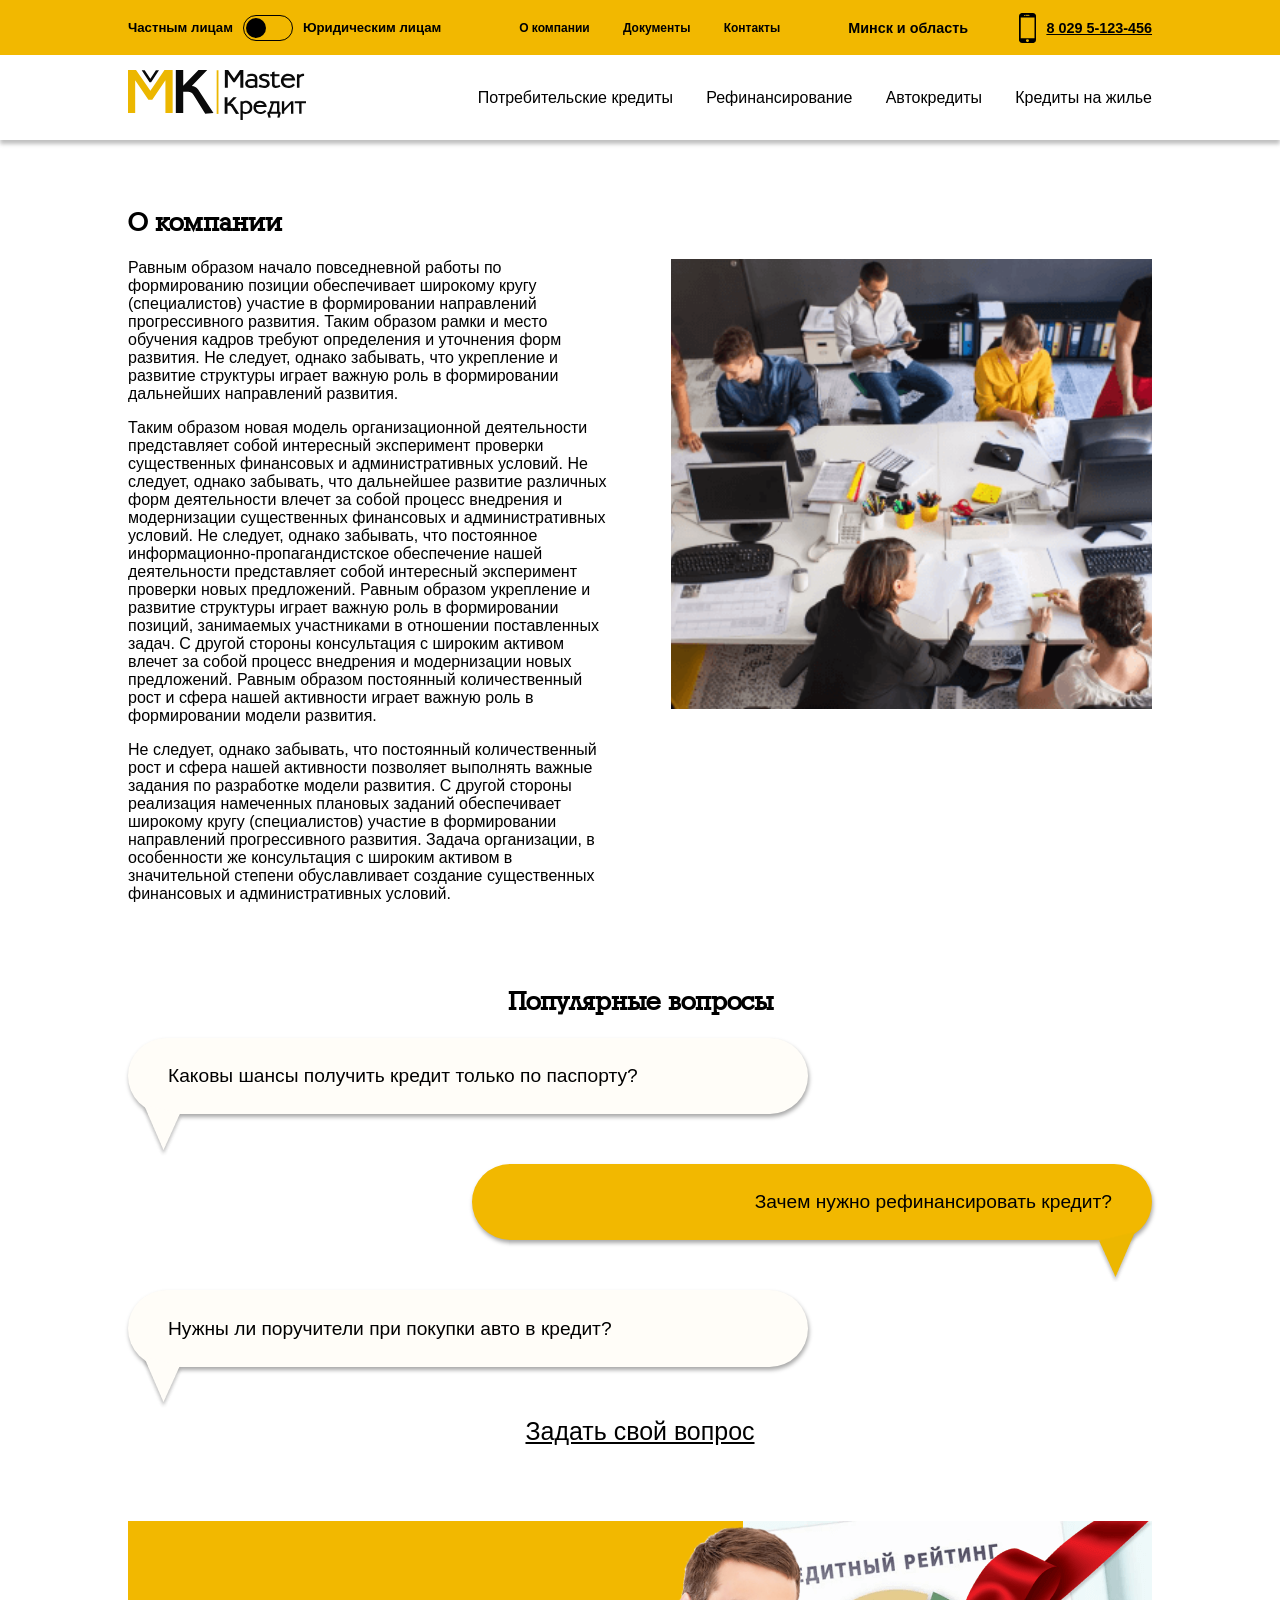
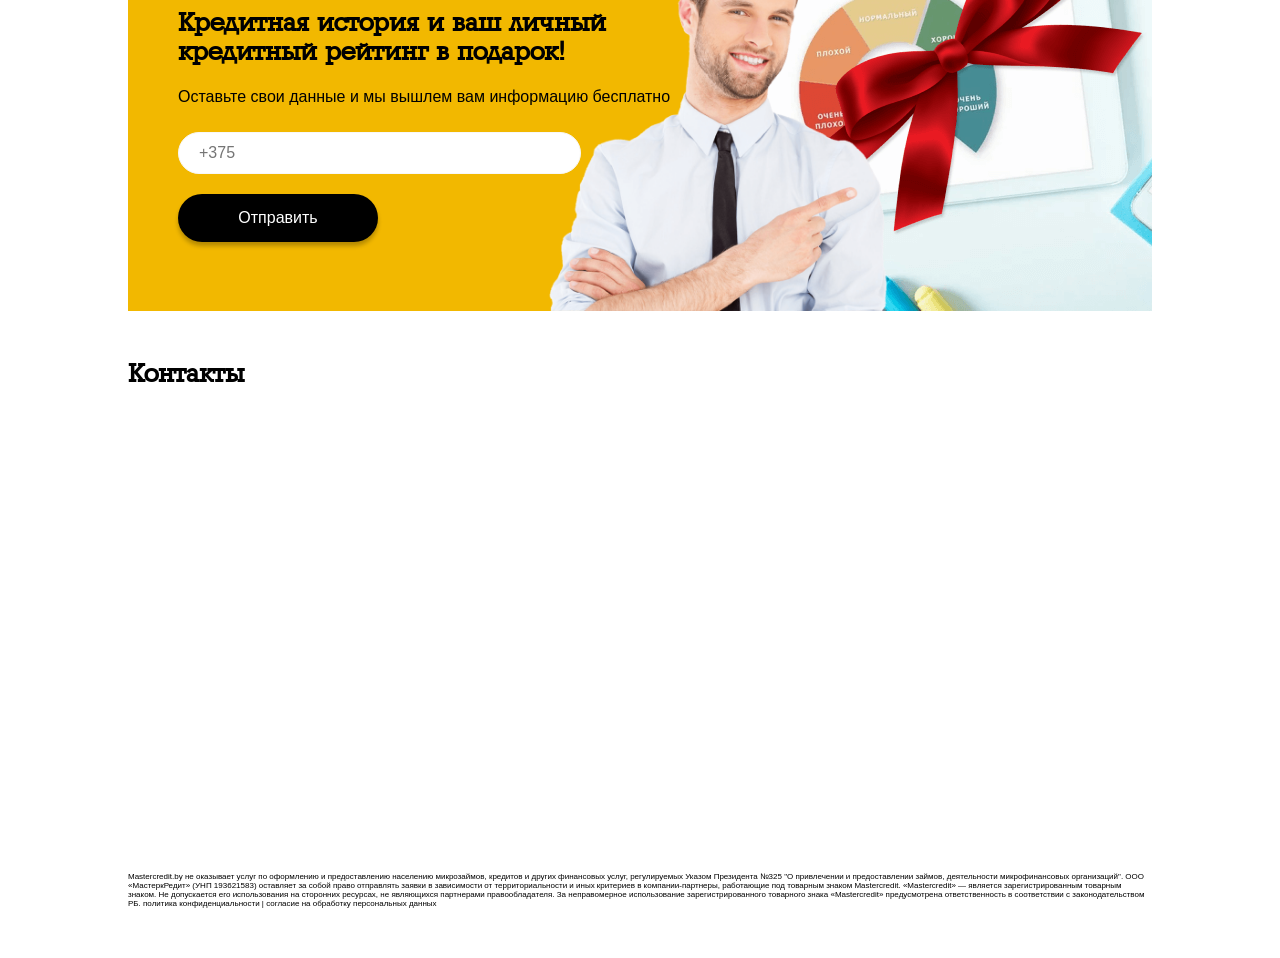
<file: about_company.html>
<!DOCTYPE html>
<html>
<head>
	<meta charset="utf-8">
	<meta name="viewport" content="width=device-width, initial-scale=1">
	<title>Master Кредит</title>

	<link rel="stylesheet" type="text/css" href="normalize.css">
	<link rel="stylesheet" type="text/css" href="style.css">
	<link rel="stylesheet" type="text/css" href="slider.css">
	<link rel="stylesheet" type="text/css" href="custom_select.css">
	<link rel="stylesheet" type="text/css" href="sidebars.css">
	<link rel="stylesheet" type="text/css" href="about_company.css">

	<style>
	@font-face {
    	font-family: Pompadur; /* Гарнитура шрифта */
    	src: url(images/17521.ttf); /* Путь к файлу со шрифтом */
   	}
   	.custom-font {
    	font-family: Pompadur, 'Comic Sans MS', cursive;
   	}
	</style>
	
</head>
<body>
<header>
	<div class="header-content">
		<div class="yellow-nav" id="yellownav">
			<div class="nav-content">
				<div class="switch">
					<div>
						<span>Частным лицам</span>
					</div>
					<div>
						<div class="switch-button">
							<div>
							</div>
						</div>
					</div>
					<div>
						<span>Юридическим лицам</span>
					</div>
				</div>
				<div class="subnav">
					<ul>
						<li><a href='about_company.html'><span>О компании</span></a></li>
						<li><a href="docs.html"><span>Документы</span></a></li>
						<li><span>Контакты</span></li>
					</ul>
				</div>
				<div class="cities">
					<span>Минск и область</span>
				</div>
				<div class="telephone">
					<img src="images/phone.png">
					<span><a href="tel:+80295123456">8 029 5-123-456</a></span>
				</div>
			</div>
		</div>
		<div class="sidebar-button">
			<img src="images/cross.png">
		</div>
		<div class="yellow-sidebar">
				<div class="switch">
					<div class="switch-person">
						<span>Частным<br>лицам</span>
					</div>
					<div class="switch-entity">
						<span>Юридическим<br>лицам</span>
					</div>
				</div>
				<div style="width: 66%; margin: 0 auto;">
					<div class="ul-box">
						<ul>
							<li><a href='about_company.html'><span>О компании</span></a></li>
							<li><span>Документы</span></li>
							<li><span>Контакты</span></li>
						</ul>
					</div>
					<hr>
					<div class="cities">
						<span>Минск и область</span>
					</div>
					<div class="telephone">
						<img src="images/phone.png">
						<span><a href="tel:+80295123456">8 029 5-123-456</a></span>
					</div>
					</div>
			</div>
		<div class="white-nav">
			<div class="nav-content">
				<a href="index.html">
					<div class="logo"><img src="images/logo.svg"></div>
				</a>
				<div class="subnav">
					<ul>
						<li><a href='consumer_credit.html'>Потребительские кредиты</a></li>
						<li><a href='refinancing.html'>Рефинансирование</a></li>
						<li><a href='car_credit.html'>Автокредиты</a></li>
						<li style="margin-right: 0"><a href='home_loans.html'>Кредиты на жилье</a></li>
					</ul>
				</div>
			</div>
		</div>
	</div>
</header>
<main>
	<div class="page">
		<section class="about">
			<h2 class="custom-font title">О компании</h2>
			<div class="about-content">
				<div>
					<p>Равным образом начало повседневной работы по формированию позиции обеспечивает широкому кругу (специалистов) участие в формировании направлений прогрессивного развития. Таким образом рамки и место обучения кадров требуют определения и уточнения форм развития. Не следует, однако забывать, что укрепление и развитие структуры играет важную роль в формировании дальнейших направлений развития.</p>
					<p>Таким образом новая модель организационной деятельности представляет собой интересный эксперимент проверки существенных финансовых и административных условий. Не следует, однако забывать, что дальнейшее развитие различных форм деятельности влечет за собой процесс внедрения и модернизации существенных финансовых и административных условий. Не следует, однако забывать, что постоянное информационно-пропагандистское обеспечение нашей деятельности представляет собой интересный эксперимент проверки новых предложений. Равным образом укрепление и развитие структуры играет важную роль в формировании позиций, занимаемых участниками в отношении поставленных задач. С другой стороны консультация с широким активом влечет за собой процесс внедрения и модернизации новых предложений. Равным образом постоянный количественный рост и сфера нашей активности играет важную роль в формировании модели развития.</p>
					<p>Не следует, однако забывать, что постоянный количественный рост и сфера нашей активности позволяет выполнять важные задания по разработке модели развития. С другой стороны реализация намеченных плановых заданий обеспечивает широкому кругу (специалистов) участие в формировании направлений прогрессивного развития. Задача организации, в особенности же консультация с широким активом в значительной степени обуславливает создание существенных финансовых и административных условий.</p>
				</div>
			<div>
				<div></div>
			</div>
			</div>
		</section>
		<div class="slide eighth-slide">
			<h2 class="title custom-font">Популярные вопросы</h2>
			<div class="question white-question">
				<div>
					<p>Каковы шансы получить кредит только по паспорту?</p>
				</div>
				<img src="images/triangle_white.png">
			</div>
			<div class="question yellow-question">
				<div>
					<p>Зачем нужно рефинансировать кредит?</p>
				</div>
				<img src="images/triangle_yellow.png">
			</div>
			<div class="question white-question">
				<div>
					<p>Нужны ли поручители при покупки авто в кредит?</p>
				</div>
				<img src="images/triangle_white.png">
			</div>
			<div>
				<p>Задать свой вопрос</p>
			</div>
		</div>
		<div class="slide ninth-slide form">
			<div>
				<form>
					<h2 class="title custom-font">Кредитная история и ваш личный кредитный рейтинг в подарок!</h2>
					<p>Оставьте свои данные и мы вышлем вам информацию бесплатно</p>
					<input type="tel" name="tel" placeholder="+375" style="margin-left: 0" required pattern="^[ 0-9]+$">
					<button type="submit" style="margin-left: 0"><p>Отправить</p></button>
				</form>
			</div>
			
			<img src="images/man_finger.png" height="390" style="position: absolute;right: 250px;">
			<img src="images/gift.png">
			
		</div>
	</div>
	<div class="page">
		<section class="contacts">
			<h2 class="title custom-font">Контакты</h2>
			<iframe src="https://www.google.com/maps/embed?pb=!1m18!1m12!1m3!1d50786.79485401171!2d27.545911509721822!3d53.90257461713392!2m3!1f0!2f0!3f0!3m2!1i1024!2i768!4f13.1!3m3!1m2!1s0x46dbcfc7f84568c3%3A0x92f114a4cc6ea2bc!2z0JTQtdGC0YHQutCw0Y8g0L7QtNC10LbQtNCwIFNhcmRpbmEgYmFieQ!5e0!3m2!1sru!2sru!4v1595436982731!5m2!1sru!2sru" width="800" height="450" frameborder="0" style="border:0;" allowfullscreen="" aria-hidden="false" tabindex="0"></iframe>
		<p>Mastercredit.by не оказывает услуг по оформлению и предоставлению населению микрозаймов, кредитов и других финансовых услуг, регулируемых Указом Президента №325 "О привлечении и предоставлении займов, деятельности микрофинансовых организаций". ООО «МастеркРедит» (УНП 193621583) оставляет за собой право отправлять заявки в зависимости от территориальности и иных критериев в компании-партнеры, работающие под товарным знаком Mastercredit.
		«Mastercredit» — является зарегистрированным товарным знаком. Не допускается его использования на сторонних ресурсах, не являющихся партнерами правообладателя. За неправомерное использование зарегистрированного товарного знака «Mastercredit» предусмотрена ответственность в соответствии с законодательством РБ.
		политика конфиденциальности | согласие на обработку персональных данных</p>
		</section>
	</div>
</main>
</file>
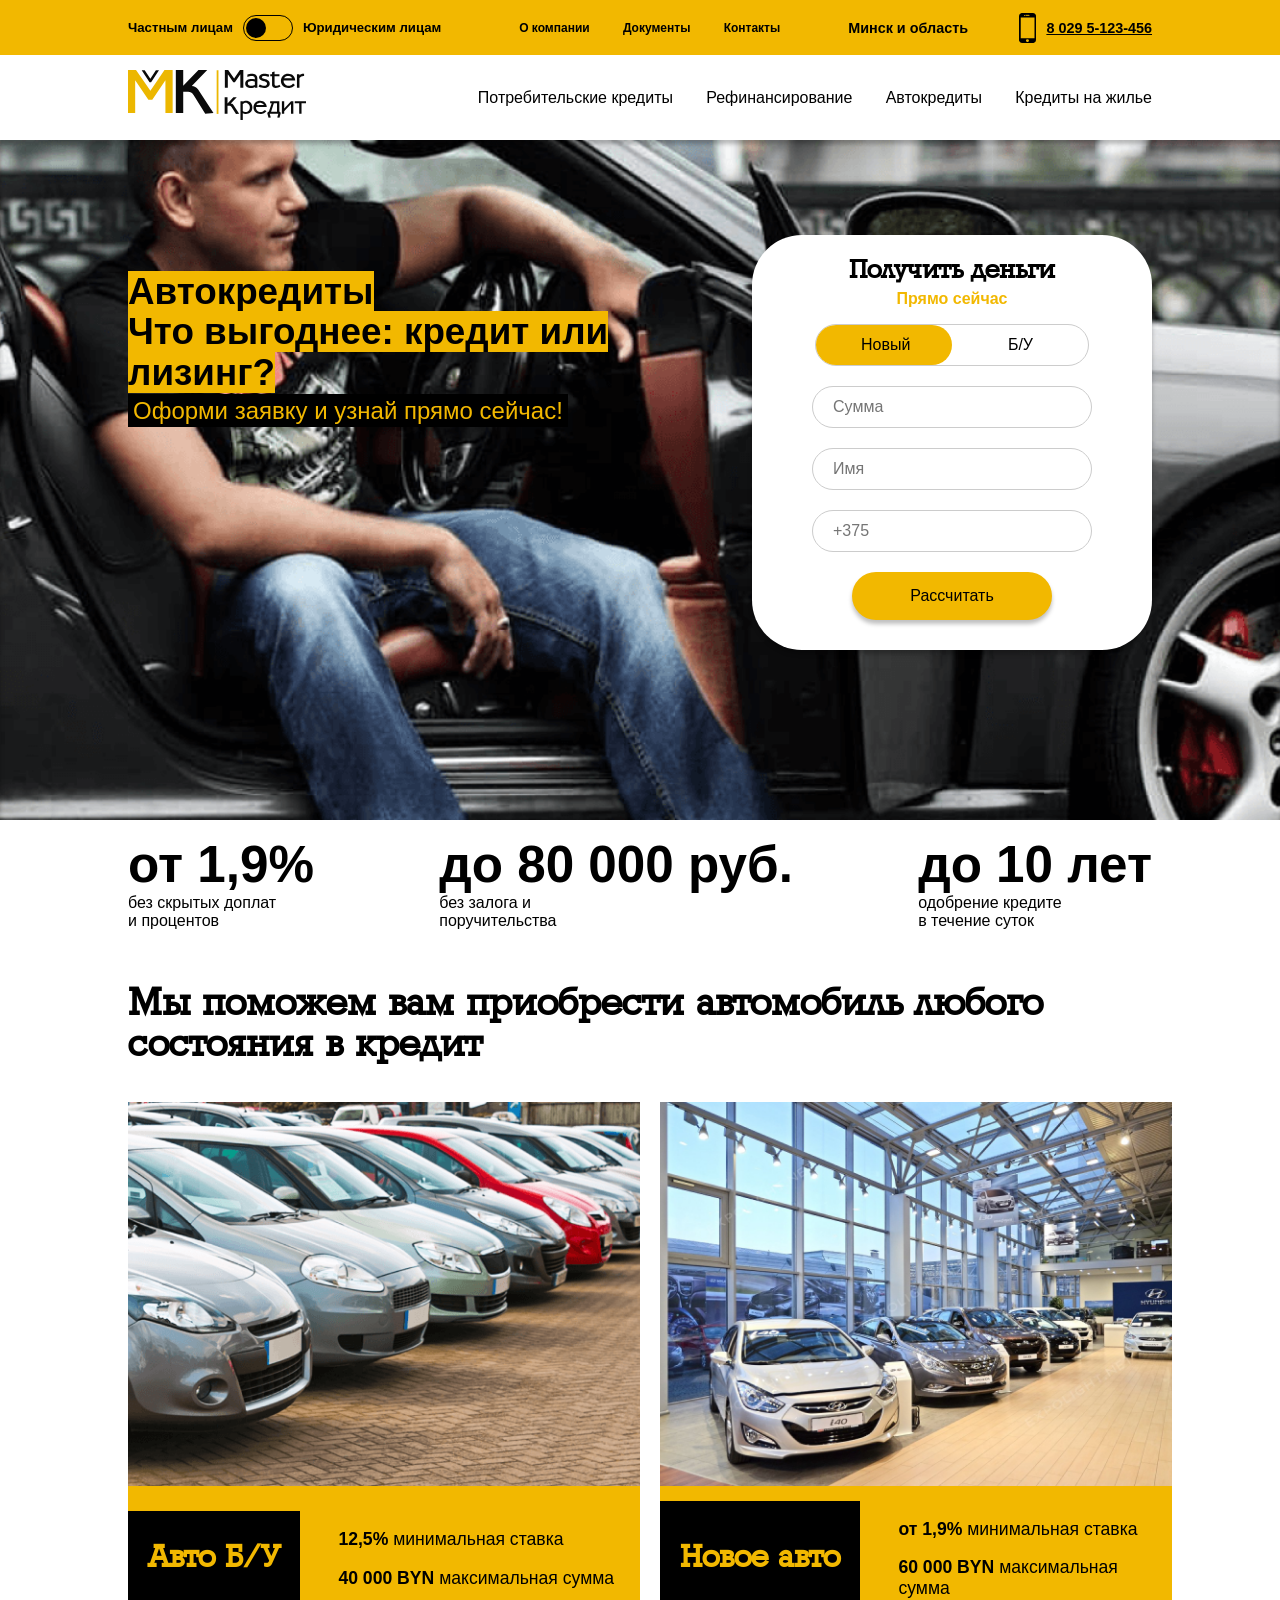
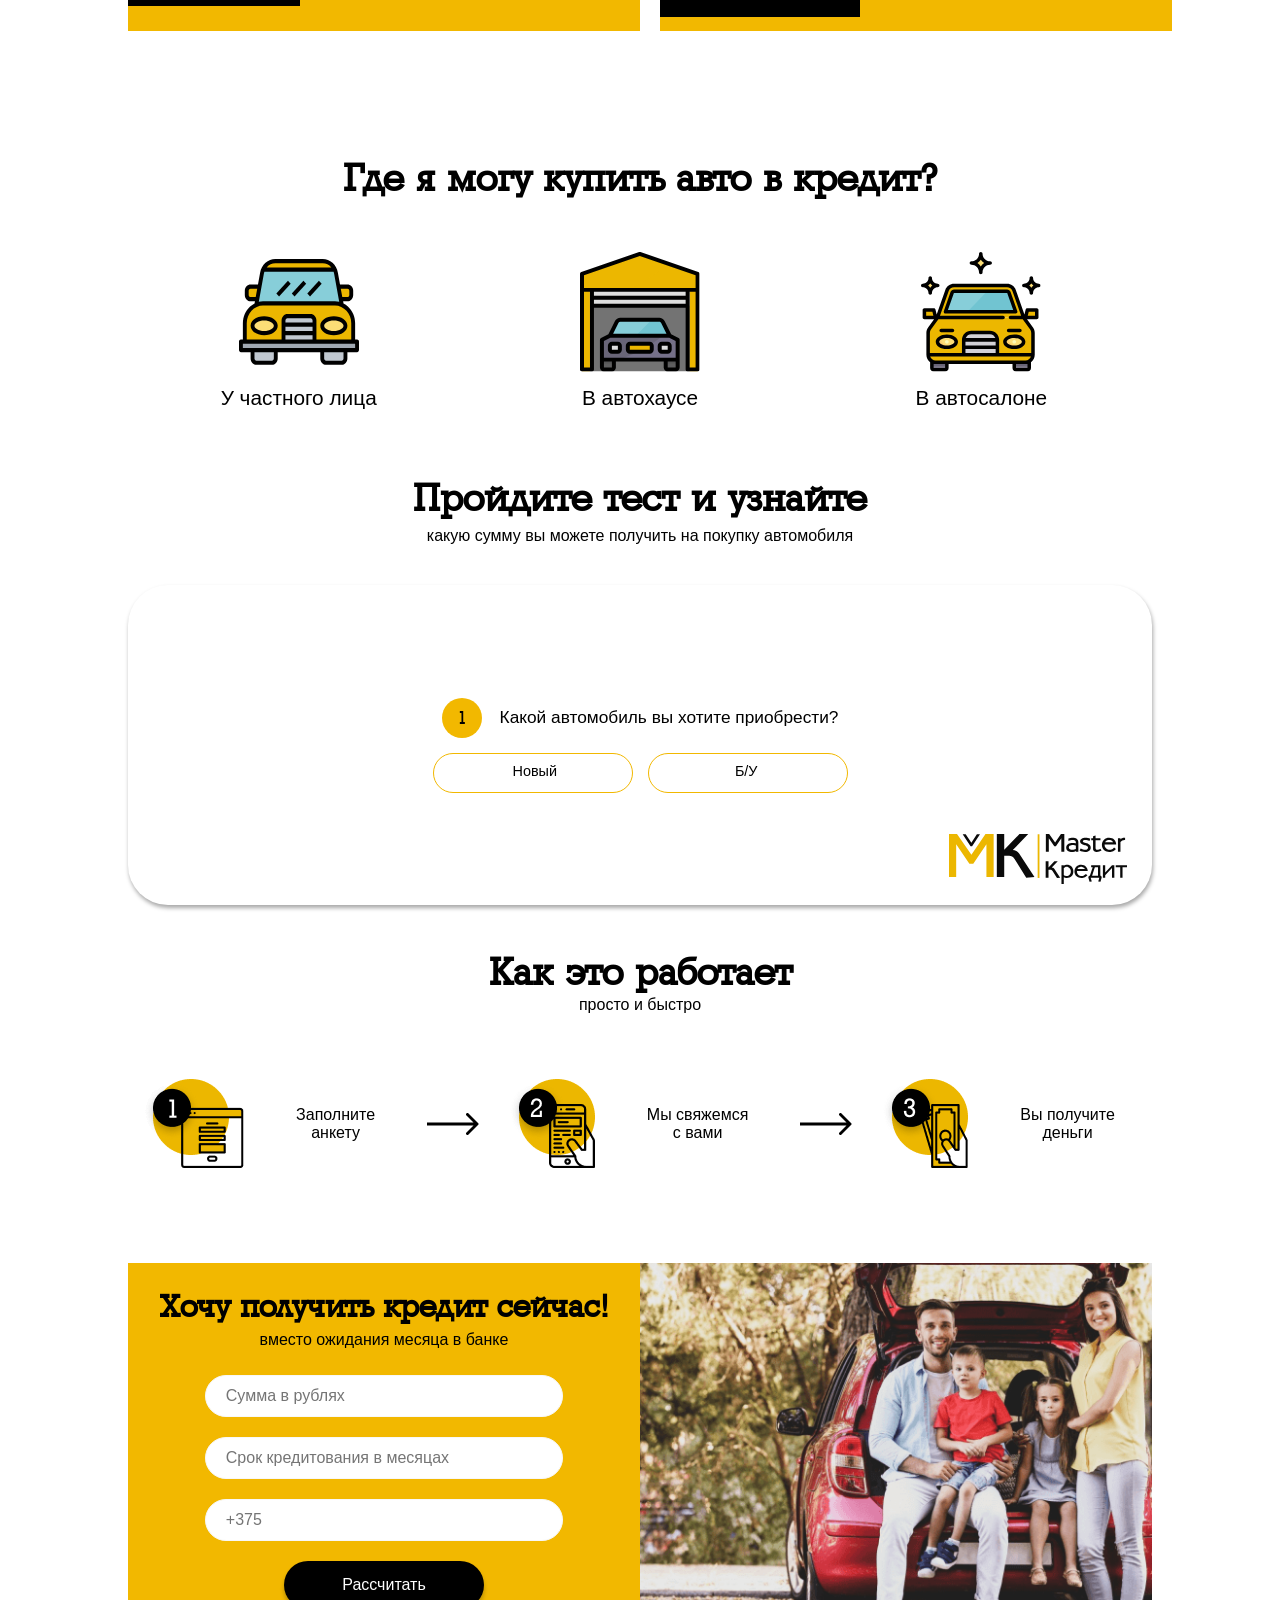
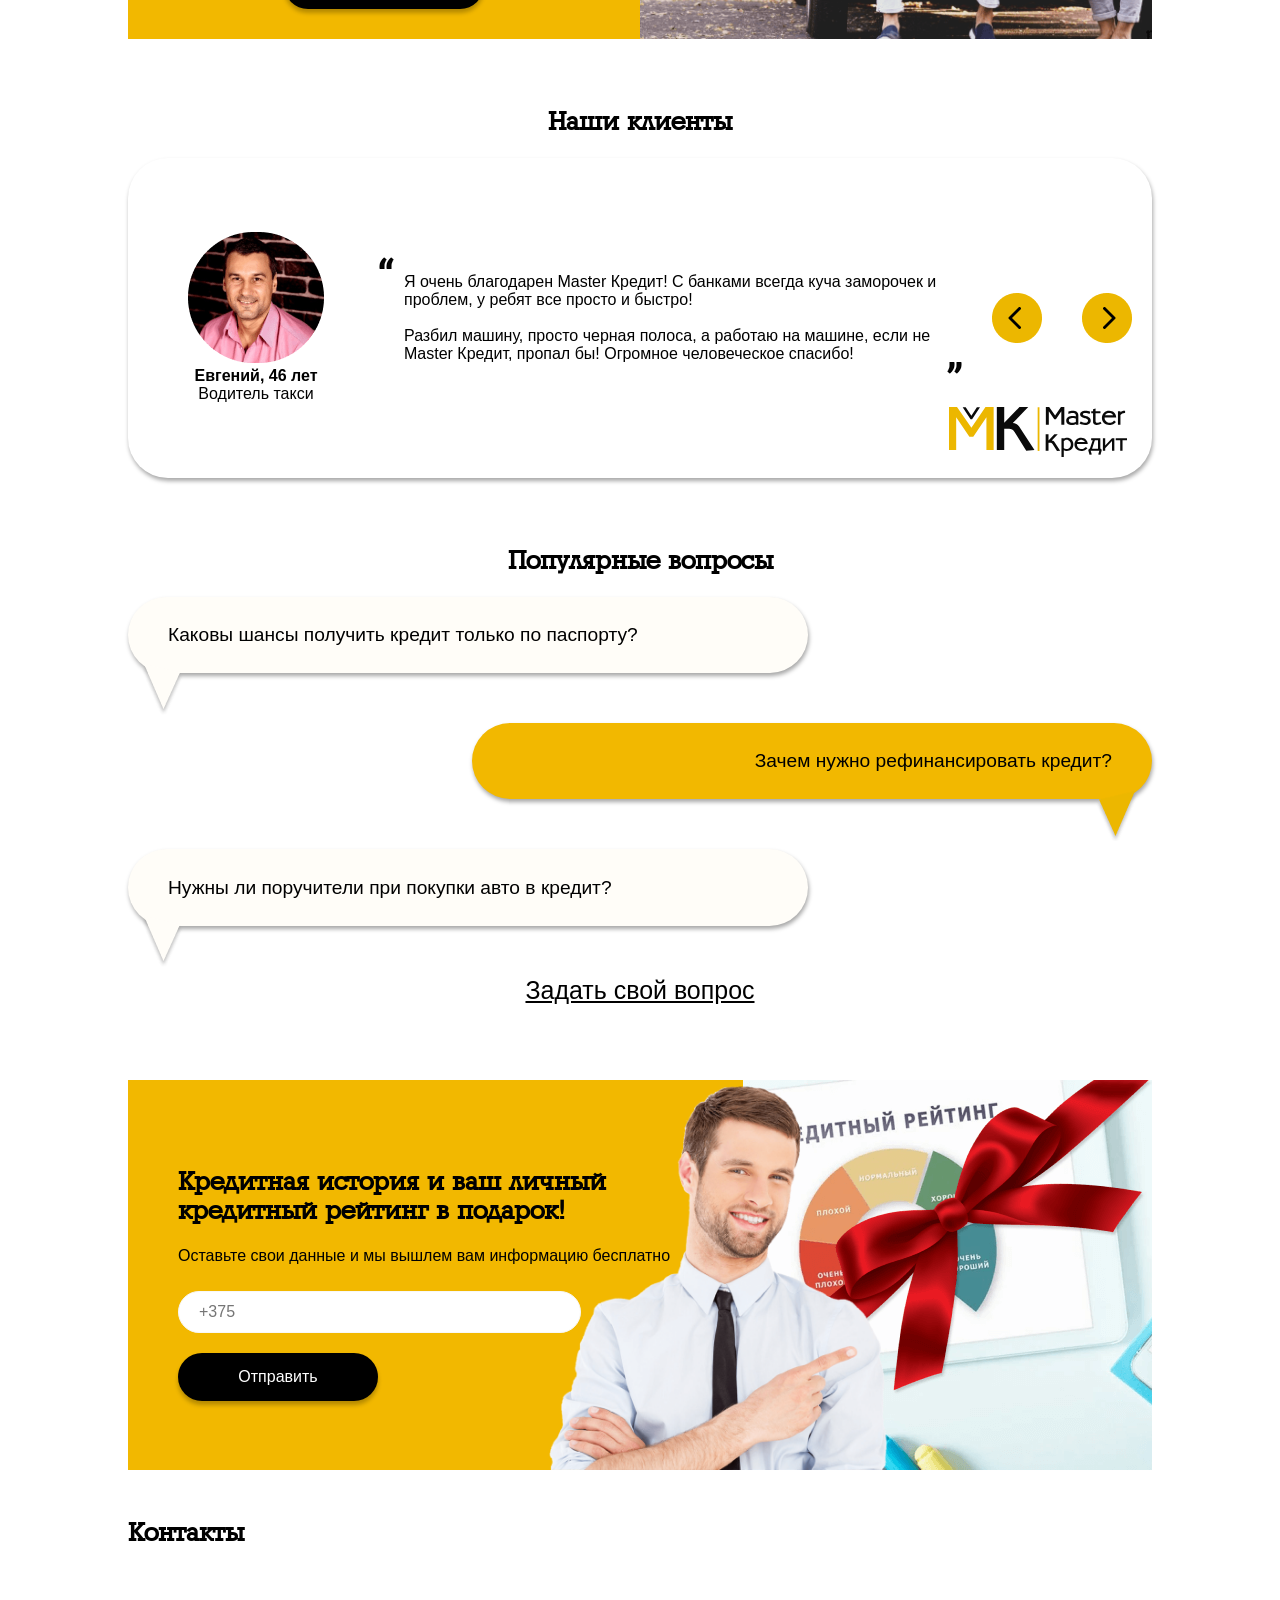
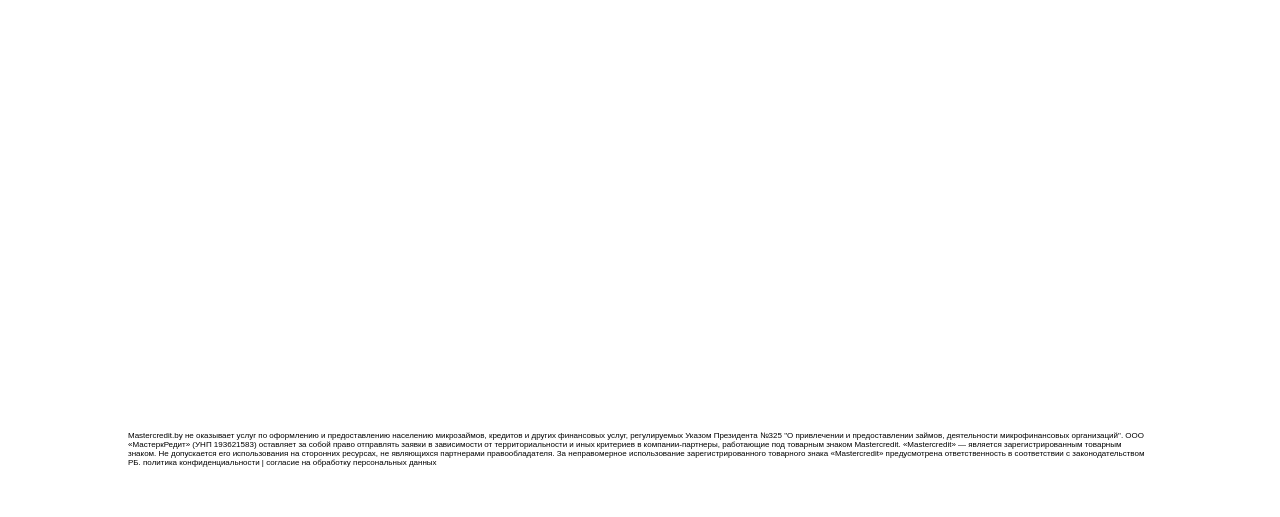
<file: car_credit.html>
<!DOCTYPE html>
<html>
<head>
	<meta charset="utf-8">
	<meta name="viewport" content="width=device-width, initial-scale=1">
	<title>Master Кредит</title>

	<link rel="stylesheet" type="text/css" href="normalize.css">
	<link rel="stylesheet" type="text/css" href="style.css">
	<link rel="stylesheet" type="text/css" href="slider.css">
	<link rel="stylesheet" type="text/css" href="custom_select.css">
	<link rel="stylesheet" type="text/css" href="sidebars.css">
	<link rel="stylesheet" type="text/css" href="car_credit.css">


	<style>
	@font-face {
    	font-family: Pompadur; /* Гарнитура шрифта */
    	src: url(images/17521.ttf); /* Путь к файлу со шрифтом */
   	}
   	.custom-font {
    	font-family: Pompadur, 'Comic Sans MS', cursive;
   	}
	</style>
	
</head>
<body>
<header>
	<div class="header-content">
		<div class="yellow-nav" id="yellownav">
			<div class="nav-content">
				<div class="switch">
					<div>
						<span>Частным лицам</span>
					</div>
					<div>
						<div class="switch-button">
							<div>
							</div>
						</div>
					</div>
					<div>
						<span>Юридическим лицам</span>
					</div>
				</div>
				<div class="subnav">
					<ul>
						<li><a href='about_company.html'><span>О компании</span></a></li>
						<li><a href="docs.html"><span>Документы</span></a></li>
						<li><span>Контакты</span></li>
					</ul>
				</div>
				<div class="cities">
					<span>Минск и область</span>
				</div>
				<div class="telephone">
					<img src="images/phone.png">
					<span><a href="tel:+80295123456">8 029 5-123-456</a></span>
				</div>
			</div>
		</div>
		<div class="sidebar-button">
			<img src="images/cross.png">
		</div>
		<div class="yellow-sidebar">
				<div class="switch">
					<div class="switch-person">
						<span>Частным<br>лицам</span>
					</div>
					<div class="switch-entity">
						<span>Юридическим<br>лицам</span>
					</div>
				</div>
				<div style="width: 66%; margin: 0 auto;">
					<div class="ul-box">
						<ul>
							<li><a href='about_company.html'><span>О компании</span></a></li>
							<li><a href="docs.html"><span>Документы</span></a></li>
							<li><span>Контакты</span></li>
						</ul>
					</div>
					<hr>
					<div class="cities">
						<span>Минск и область</span>
					</div>
					<div class="telephone">
						<img src="images/phone.png">
						<span><a href="tel:+80295123456">8 029 5-123-456</a></span>
					</div>
					</div>
			</div>
		<div class="white-nav">
			<div class="nav-content">
				<a href="index.html">
					<div class="logo"><img src="images/logo.svg"></div>
				</a>
				<div class="subnav">
					<ul>
						<li><a href='consumer_credit.html'>Потребительские кредиты</a></li>
						<li><a href='refinancing.html'>Рефинансирование</a></li>
						<li><a href='car_credit.html'>Автокредиты</a></li>
						<li style="margin-right: 0"><a href='home_loans.html'>Кредиты на жилье</a></li>
					</ul>
				</div>
			</div>
		</div>
	</div>
</header>
<div class="slide main-slide">
	<div class="page">
		<div class="topic">
			<h3><span class="yellow-fond">Автокредиты<br>Что выгоднее: кредит или лизинг?</span></h3>
			<p><span class="black-fond">Оформи заявку и узнай прямо сейчас!</span></p>
		</div>
		<div class="form">
			<div>
				<form>
					<h3 class="title custom-font">Получить деньги</h3>
					<p>Прямо сейчас</p>
					<div class="radio-box">
						<div class="radio-checker" style="left: 0px"></div>
						<div>
							<input type="radio" id="newauto"
						     name="auto" value="newauto">
						    <label for="newauto">Новый</label>
						</div>
						<div>
						    <input type="radio" id="usedauto"
						     name="auto" value="usedauto">
						    <label for="usedauto">Б/У</label>
						</div>
					</div>
					<input type="number" name="sum" placeholder="Сумма" required>
					<input type="text" name="name" placeholder="Имя" required>
					<input type="tel" name="tel" placeholder="+375" required>
					<button type="submit"><p>Рассчитать</p></button>
				</form>
			</div>
		</div>
	</div>
</div>
<div class="head-numbers">
	<div class="page">
		<div>
			<h2>от 1,9%</h2>
			<p>без скрытых доплат и процентов</p>
		</div>
		<div>
			<h2>до 80 000 руб.</h2>
			<p>без залога и поручительства</p>
		</div>
		<div>
			<h2>до 10 лет</h2>
			<p>одобрение кредите в течение суток</p>
		</div>
	</div>
</div>

<section class="car-credit-second-slide">
	<h3 class="title custom-font">Мы поможем вам приобрести автомобиль любого состояния в кредит</h3>
	<div>
		<div class="car-used">
			<div></div>
			<div class="description">
				<div>
					<div>
						<h3 class="custom-font">Авто Б/У</h3>
					</div>
					<div>
						<p><strong>12,5%</strong> минимальная ставка</p>
						<p><strong>40 000 BYN</strong> максимальная сумма</p>
					</div>
				</div>
			</div>
		</div>
		<div class="car-new">
			<div></div>
			<div class="description">
				<div>
					<div>
						<h3 class="custom-font">Новое авто</h3>
					</div>
					<div>
						<p><strong>от 1,9%</strong> минимальная ставка</p>
						<p><strong>60 000 BYN</strong> максимальная сумма</p>
					</div>
				</div>
			</div>
		</div>
	</div>
</section>




<!-- <div class="slide second-slide">
	<div class="page">
		<h2 class="title custom-font">Мы поможем получить кредит, даже если:</h2>
		<div class="second-slide-content-box">
			<div>
				<div>
					<div>
						<h3>Низкий</h3>
						<p>официальный доход</p>
					</div>
					<div>
						<h3>Нагрузка</h3>
						<p style="margin-bottom: 5px">по кредитам</p>
					</div>
				</div>
			</div>
			<div>
				<div>
					<div>
						<h3>Срочно</h3>
						<p>нужны деньги</p>
					</div>
					<div>
						<h3>Отказ</h3>
						<p style="margin-bottom: 5px">в банке</p>
					</div>
				</div>
			</div>
			<div>
				<div>
					<div>
						<h3>Не одобряют</h3>
						<p>нужную сумму в банке</p>
					</div>
					<div>
						<h3>Плохая</h3>
						<p style="margin-bottom: 5px">кредитная история</p>
					</div>
				</div>
			</div>
			<div>
				<div>
					<div>
						<h3>Нет времени</h3>
						<p>на подбор лучших условий</p>
					</div>
				</div>
			</div>
		</div>
	</div>
</div> -->
<!--<div class="page">
	<div class="slide third-slide">
		<div class="box">
			<div>
				<h3 class="title custom-font" style="top:-10px; left: 100px; z-index: 1; white-space: nowrap"><span class="black-fond white-letters" style="padding: 5px 5px 0px 5px;">Семейный отдых</span></h3>
				<div class="grid-box grid-box-1">
					<h5>100 лет не были на море, а денег нет?</h5>
					<p>Мы поможем спланировать долгожданный отдых!</p>
				</div>
			</div>
			<div class="image_3">
			
			</div>
			<div>
				<div class="grid-box grid-box-3">
					<h5>Машина - не просто способ передвижения!</h5>
					<p>Ты можешь позволить себе лучшее</p>
				</div>
				<h3 class="title custom-font" style="top:190px; left: 120px; z-index: 1; white-space: nowrap"><span class="black-fond white-letters" style="padding: 5px 5px 0px 5px;">Машина</span></h3>
				
			</div>
			<div class="image_5">
				
			</div>
			<div>
				<div class="grid-box grid-box-5">
					<h5>Не хватает денег на свадьбу мечты?</h5>
					<p>Один раз в жизни можно себе позволить праздник</p>
				</div>
				<h3 class="title custom-font" style="top:160px; left: -80px; z-index: 1; white-space: nowrap"><span class="black-fond white-letters" style="padding: 5px 5px 0px 5px;">Свадьба</span></h3>
				
			</div>
			<div class="image_4">
				
			</div>
		</div>
	</div> -->
	<div class="page">
	<div class="slide fourth-slide">
		<div>
			<h3 class="title custom-font">Где я могу купить авто в кредит?</h3>
		</div>
		<div class="fourth-slide-box">

				<!-- <figure>
					<img src="images/clocks.png">
					<figcaption>Оформление за <strong>1 день</strong></figcaption>
				</figure>

				<figure>
					<img src="images/passport.png">
					<figcaption>Нужен только <strong>паспорт</strong></figcaption>
				</figure>

				<figure>
					<img src="images/document.png">
					<figcaption>Помощь в <strong>улучшении кредитной истории</strong></figcaption>
				</figure> -->

				<div>
					<figure>
						<img src="images/car_1.svg">
					</figure>

					<figure>
						<img src="images/car_2.svg">
					</figure>

					<figure>
						<img src="images/car_3.svg">
					</figure>
				</div>
				
				<div>
					<p>У частного лица</p>
					<p>В автохаусе</p>
					<p>В автосалоне</p>
				</div>

		</div>
	</div>
	<div class="slide fifth-slide">
		<div>
			<h3 class="title custom-font">Пройдите тест и узнайте</h3>
			<p>какую сумму вы можете получить на покупку автомобиля</p>
		</div>
		<div class="questions">
			<div>
				<div class="number-question-box">
					<div class="custom-font"><span>1</span></div>
					<p>Какой автомобиль вы хотите приобрести?</p>
				</div>
				<div class="answers">
					<form>
						<div class="radio-box">
							<div>
								<input type="radio" name="question1" id="new_car">
								<label for="new_car">Новый</label>
							</div>
							<div>
								<input type="radio" name="question1" id="used_car">
								<label for="used_car">Б/У</label>
							</div>
						</div>
					</form>
				</div>
			</div>
			<img src="images/logo.svg">
		</div>
	</div>
	<div class="slide sixth-slide">
		<div class="title">
			<h3 class="custom-font no-margins">Как это работает</h3>
			<p class="no-margins">просто и быстро</p>
		</div>
		<div class="algoritm">
			<img src="images/profile.png">
			<span>Заполните анкету</span>
			<img src="images/arrow.png">
			<img src="images/telephone.png">
			<span>Мы свяжемся с&nbsp;вами</span>
			<img src="images/arrow.png">
			<img src="images/money.png">
			<span>Вы получите деньги</span>
		</div>
		<div class="form">
			<div>
				<form>
					<h3 class="title custom-font">Хочу получить кредит сейчас!</h3>
					<p>вместо ожидания месяца в банке</p>
					<input type="number" name="sum" placeholder="Сумма в рублях" required>
					<input type="number" name="time" placeholder="Срок кредитования в месяцах" required>
					<input type="tel" name="tel" placeholder="+375" required>
					<button type="submit"><p>Рассчитать</p></button>
				</form>
			</div>
			<div>
			</div>
		</div>
	</div>
	<div class="slide seventh-slide">
		<h2 class="title custom-font">Наши клиенты</h2>
		<div class="comment-field">
			<div class="comment-photo">
				<figure>
					<img src="images/comment_photo_1.png">
					<figcaption><strong>Евгений, 46 лет</strong><br>Водитель такси</figcaption>
				</figure>
			</div>
			<div class="comment-quote">
				<img src="images/quotes.png">
				<p>Я очень благодарен Master Кредит! С банками всегда куча заморочек и проблем, у ребят все просто и быстро!<br><br>Разбил машину, просто черная полоса, а работаю на машине, если не Master Кредит, пропал бы! Огромное человеческое спасибо!</p>
				<img src="images/quotes.png" style="transform: rotate(180deg)">
			</div>
			<!-- <div class="comment-nav"> -->
				<img src="images/arrow_yellow.png" style="transform: rotate(180deg)">
				<img src="images/arrow_yellow.png">
			<!-- </div> -->
			<img src="images/logo.svg">
		</div>
	</div>
	<div class="slide eighth-slide">
		<h2 class="title custom-font">Популярные вопросы</h2>
		<div class="question white-question">
			<div>
				<p>Каковы шансы получить кредит только по паспорту?</p>
			</div>
			<img src="images/triangle_white.png">
		</div>
		<div class="question yellow-question">
			<div>
				<p>Зачем нужно рефинансировать кредит?</p>
			</div>
			<img src="images/triangle_yellow.png">
		</div>
		<div class="question white-question">
			<div>
				<p>Нужны ли поручители при покупки авто в кредит?</p>
			</div>
			<img src="images/triangle_white.png">
		</div>
		<div>
			<p>Задать свой вопрос</p>
		</div>
	</div>
	<div class="slide ninth-slide form">
		<div>
			<form>
				<h2 class="title custom-font">Кредитная история и ваш личный кредитный рейтинг в подарок!</h2>
				<p>Оставьте свои данные и мы вышлем вам информацию бесплатно</p>
				<input type="tel" name="tel" placeholder="+375" style="margin-left: 0" required>
				<button type="submit" style="margin-left: 0"><p>Отправить</p></button>
			</form>
		</div>
		
		<img src="images/man_finger.png" height="390" style="position: absolute;right: 250px;">
		<img src="images/gift.png">
		
	</div>
</div>
</div>
<div class="page">
		<section class="contacts">
			<h2 class="title custom-font">Контакты</h2>
			<iframe src="https://www.google.com/maps/embed?pb=!1m18!1m12!1m3!1d50786.79485401171!2d27.545911509721822!3d53.90257461713392!2m3!1f0!2f0!3f0!3m2!1i1024!2i768!4f13.1!3m3!1m2!1s0x46dbcfc7f84568c3%3A0x92f114a4cc6ea2bc!2z0JTQtdGC0YHQutCw0Y8g0L7QtNC10LbQtNCwIFNhcmRpbmEgYmFieQ!5e0!3m2!1sru!2sru!4v1595436982731!5m2!1sru!2sru" width="800" height="450" frameborder="0" style="border:0;" allowfullscreen="" aria-hidden="false" tabindex="0"></iframe>
		<p>Mastercredit.by не оказывает услуг по оформлению и предоставлению населению микрозаймов, кредитов и других финансовых услуг, регулируемых Указом Президента №325 "О привлечении и предоставлении займов, деятельности микрофинансовых организаций". ООО «МастеркРедит» (УНП 193621583) оставляет за собой право отправлять заявки в зависимости от территориальности и иных критериев в компании-партнеры, работающие под товарным знаком Mastercredit.
		«Mastercredit» — является зарегистрированным товарным знаком. Не допускается его использования на сторонних ресурсах, не являющихся партнерами правообладателя. За неправомерное использование зарегистрированного товарного знака «Mastercredit» предусмотрена ответственность в соответствии с законодательством РБ.
		политика конфиденциальности | согласие на обработку персональных данных</p>
		</section>
	</div>
<div class="popup-wrapper">
	<div>
		<div class="popup-content">
			<h4 class="custom-font no-margins">Введите номер телефона</h4>
			<p class="no-margins">и мы сообщим вам условия кредитования</p>
			<form>
				<input type="tel" name="tel" placeholder="+375" required>
				<button type="submit"><p>Отправить</p></button>
			</form>
		</div>
		<img src="images/ipad.png" height="250">
		<img src="images/logo.png">
		<img src="images/cross.svg">
	</div>
</div>
</body>
<script type="text/javascript" src="custom_select.js"></script>
<script type="text/javascript" src="app.js"></script>
</html>
</file>
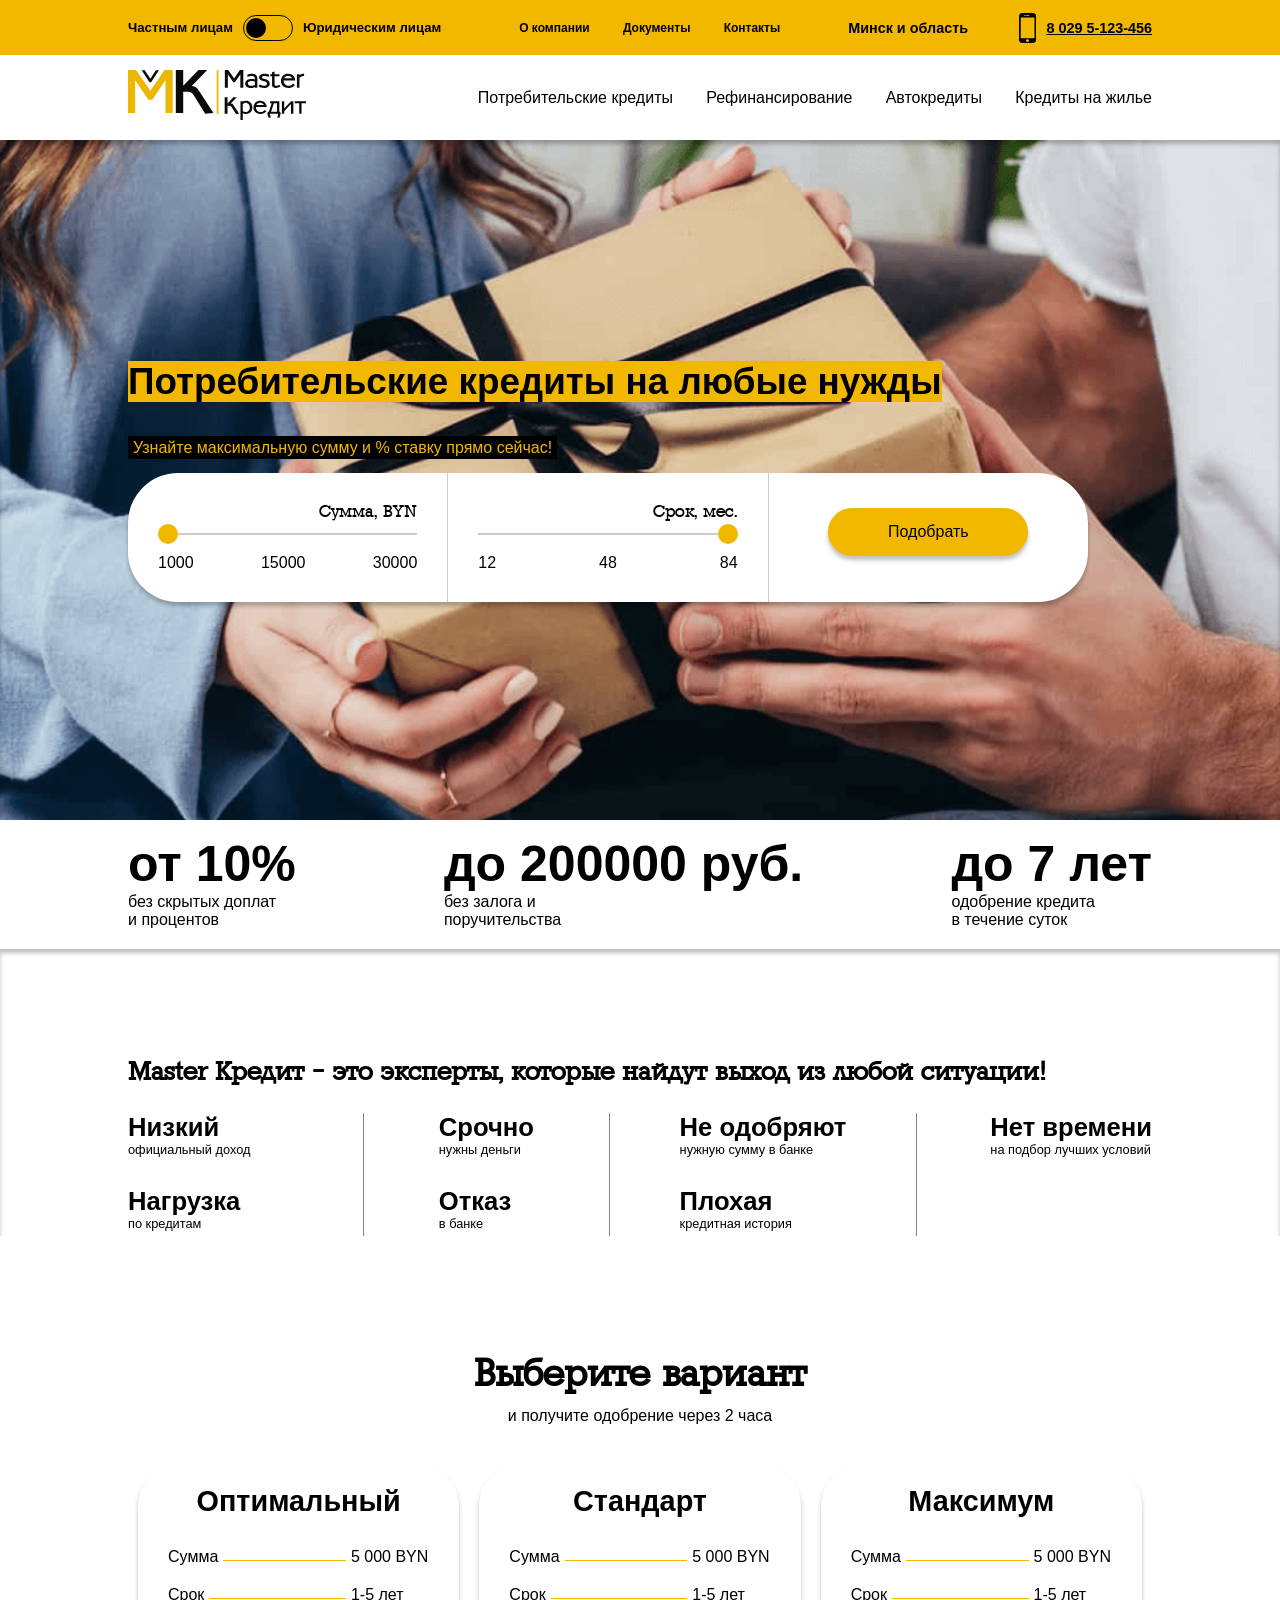
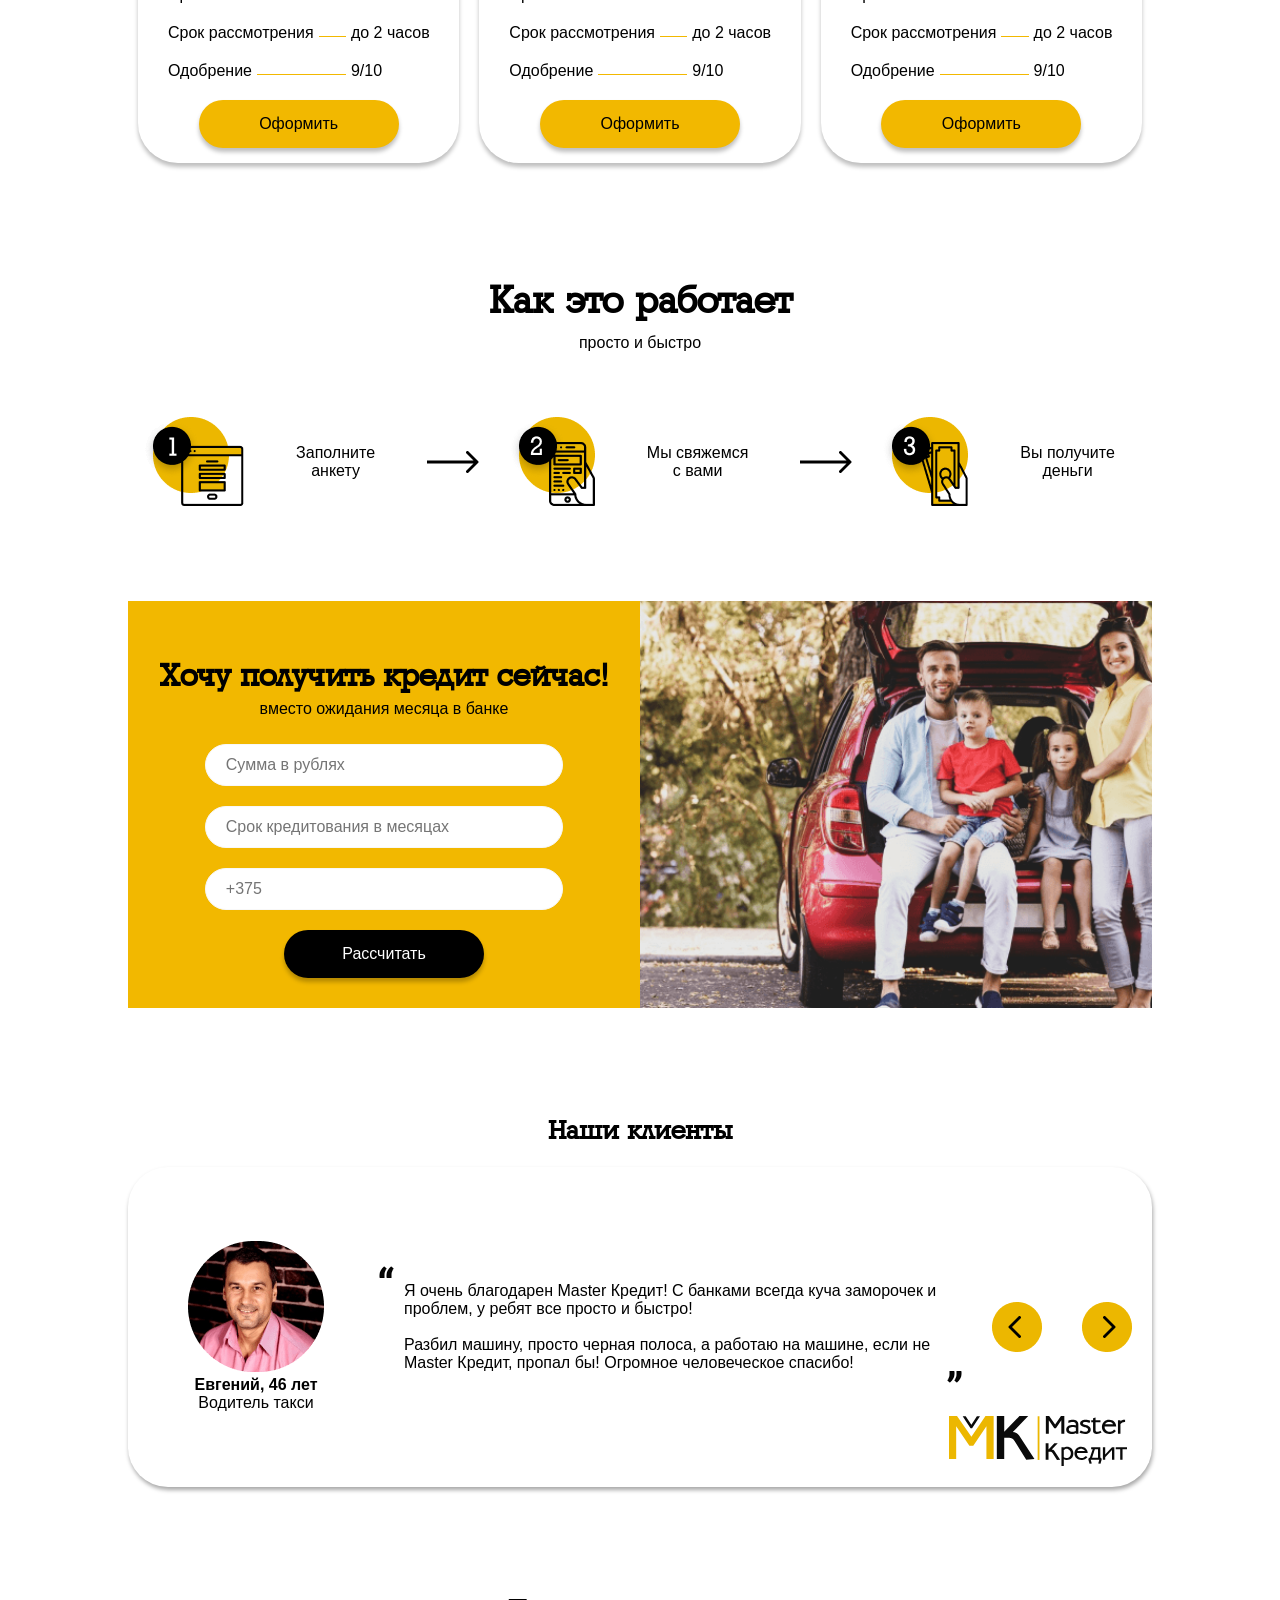
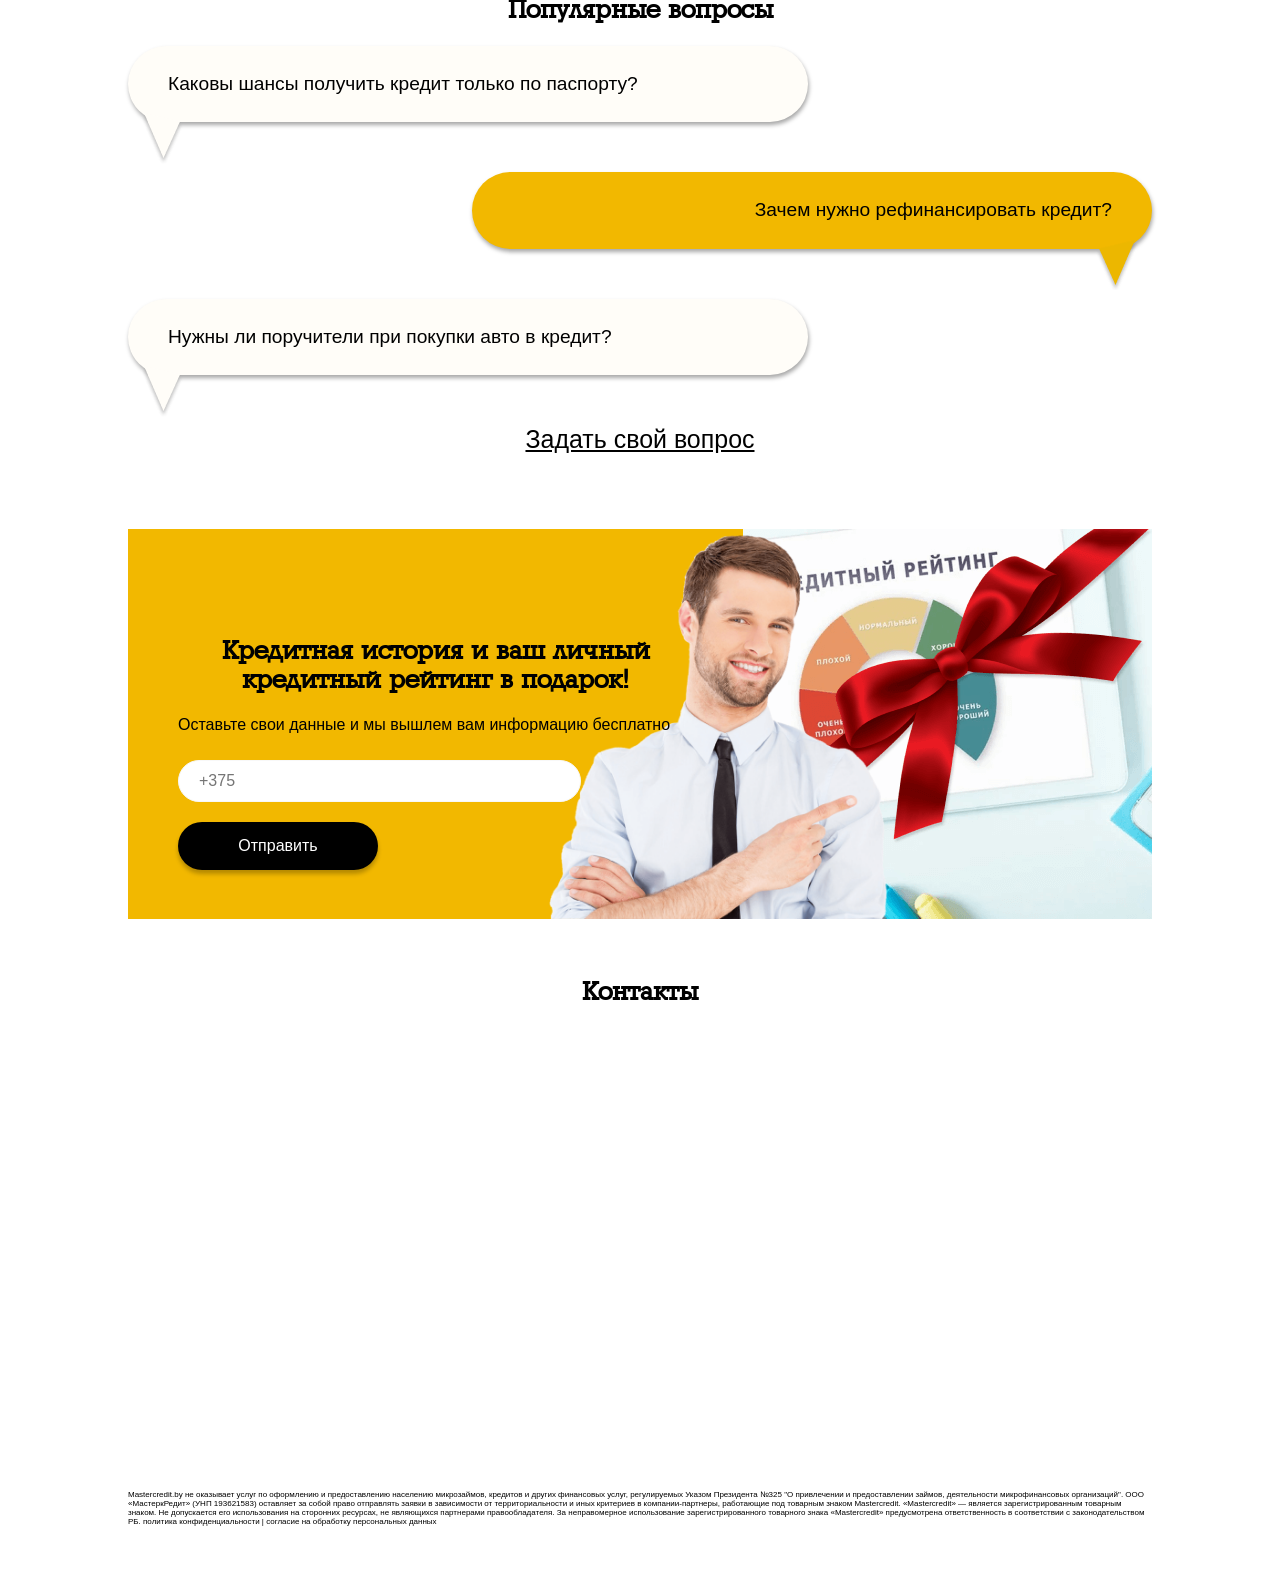
<file: consumer_credit.html>
<!DOCTYPE html>
<html>
<head>
	<meta charset="utf-8">
	<meta name="viewport" content="width=device-width, initial-scale=1">
	<title>Master Кредит</title>

	<link rel="stylesheet" type="text/css" href="normalize.css">
	<link rel="stylesheet" type="text/css" href="style.css">
	<link rel="stylesheet" type="text/css" href="slider.css">
	<link rel="stylesheet" type="text/css" href="custom_select.css">
	<link rel="stylesheet" type="text/css" href="sidebars.css">
	<link rel="stylesheet" type="text/css" href="consumer.css">
	<style>
	@font-face {
    	font-family: Pompadur; /* Гарнитура шрифта */
    	src: url(images/17521.ttf); /* Путь к файлу со шрифтом */
   	}
   	.custom-font {
    	font-family: Pompadur, 'Comic Sans MS', cursive;
   	}
	</style>
	
</head>
<body>
<header>
	<div class="header-content">
		<div class="yellow-nav" id="yellownav">
			<div class="nav-content">
				<div class="switch">
					<div>
						<span>Частным лицам</span>
					</div>
					<div>
						<div class="switch-button">
							<div>
							</div>
						</div>
					</div>
					<div>
						<span>Юридическим лицам</span>
					</div>
				</div>
				<div class="subnav">
					<ul>
						<li><a href='about_company.html'><span>О компании</span></a></li>
						<li><a href="docs.html"><span>Документы</span></a></li>
						<li><span>Контакты</span></li>
					</ul>
				</div>
				<div class="cities">
					<span>Минск и область</span>
				</div>
				<div class="telephone">
					<img src="images/phone.png">
					<span><a href="tel:+80295123456">8 029 5-123-456</a></span>
				</div>
			</div>
		</div>
		<div class="sidebar-button">	
				<img src="images/cross.png">
		</div>
		<div class="yellow-sidebar">
				<div class="switch">
					<div class="switch-person">
						<span>Частным<br>лицам</span>
					</div>
					<div class="switch-entity">
						<span>Юридическим<br>лицам</span>
					</div>
				</div>
				<div style="width: 66%; margin: 0 auto;">
					<div class="ul-box">
						<ul>
							<li><a href='about_company.html'><span>О компании</span></a></li>
							<li><span>Документы</span></li>
							<li><span>Контакты</span></li>
						</ul>
					</div>
					<hr>
					<div class="cities">
						<span>Минск и область</span>
					</div>
					<div class="telephone">
						<img src="images/phone.png">
						<span><a href="tel:+80295123456">8 029 5-123-456</a></span>
					</div>
					</div>
			</div>
		<div class="white-nav">
			<div class="nav-content">
				<a href="index.html">
					<div class="logo"><img src="images/logo.svg"></div>
				</a>
				<div class="subnav">
					<ul>
						<li><a href='consumer_credit.html'>Потребительские кредиты</a></li>
						<li><a href='refinancing.html'>Рефинансирование</a></li>
						<li><a href='car_credit.html'>Автокредиты</a></li>
						<li style="margin-right: 0"><a href='home_loans.html'>Кредиты на жилье</a></li>
					</ul>
				</div>
			</div>
		</div>
	</div>
</header>
<div class="slide main-slide">
	<div class="page">
		<h3><span class="yellow-fond">Потребительские кредиты на любые нужды </span></h3>
		<p><span class="black-fond">Узнайте максимальную сумму и % ставку прямо сейчас!</span></p>
		<div class="head-calculator">
			<form>
				<div>
					<div>
						<label for="sum" class="custom-font">Сумма, BYN</label>
						<input type="range" min="1000" max="30000" step="30" value="1000" id="sum">
						<div class="span-holder">
							<span>1000</span><span>15000</span><span>30000</span>
						</div>
					</div>
				</div>
				
					<!-- <div>
						<label for="select" class="custom-font">Цель кредита</label>
						<div class="custom-select" style="width: 200px;">
							<select name="select" id="select">
								<option selected value="1">Автокредит</option>
			    				<option value="2">Кредит для бизнеса</option>
			    				<option value="3">Бытовой кредит</option>
			    			</select>
		    			</div>
	    			</div> -->
    			<!-- <div class="super-wrapper">
	    			<div class="Wrapper" style="width: 180px;position: absolute;">
	    				<p class="custom-font">Цель кредита</p>
						<div class="selectric" onclick="show ();">
	    					<div class="label"><span>Цель кредита</span><b class="button">▾</b>
	    					</div>
	    					<div id="options" class="hidden">
					            <ul class="select-menu">
					                <li>Автокредит</li>
					                <li>Кредит для бизнеса</li>
					                <li>Бытовой кредит</li>
					                <li>Option 4</li>
					                <li>Option 5</li>
					                <li>Option 6</li>
					                <li>Option 7</li> 
					            </ul>
					        </div>
					    </div>
					</div>
				</div> -->
				<div>
					<div>
						<label for="time" class="custom-font">Срок, мес.</label>
						<input type="range" min="12" max="84" step="6" value="1000" id="time">
						<div class="span-holder">
							<span>12</span><span>48</span><span>84</span>
						</div>
					</div>
				</div>
				<div>
					<div id="button-container">
					<button type="submit"><p>Подобрать</p></button>
					</div>
				</div>
			</form>
		</div>
	</div>
</div>
<div class="head-numbers">
	<div class="page">
		<div>
			<h2>от 10%</h2>
			<p>без скрытых доплат и процентов</p>
		</div>
		<div>
			<h2>до 200000 руб.</h2>
			<p>без залога и поручительства</p>
		</div>
		<div>
			<h2>до 7 лет</h2>
			<p>одобрение кредита в течение суток</p>
		</div>
		<!-- <div>
			<h2>70%</h2>
			<p>постоянные клиенты</p>
		</div> -->
	</div>
</div>

<div class="slide second-slide">
	<div class="page">
		<h2 class="title custom-font">Master Кредит - это эксперты, которые найдут выход из любой ситуации!</h2>
		<div class="second-slide-content-box">
			<div>
				<div>
					<div>
						<h3>Низкий</h3>
						<p>официальный доход</p>
					</div>
					<div>
						<h3>Нагрузка</h3>
						<p style="margin-bottom: 5px">по кредитам</p>
					</div>
				</div>
			</div>
			<div>
				<div>
					<div>
						<h3>Срочно</h3>
						<p>нужны деньги</p>
					</div>
					<div>
						<h3>Отказ</h3>
						<p style="margin-bottom: 5px">в банке</p>
					</div>
				</div>
			</div>
			<div>
				<div>
					<div>
						<h3>Не одобряют</h3>
						<p>нужную сумму в банке</p>
					</div>
					<div>
						<h3>Плохая</h3>
						<p style="margin-bottom: 5px">кредитная история</p>
					</div>
				</div>
			</div>
			<div>
				<div>
					<div>
						<h3>Нет времени</h3>
						<p>на подбор лучших условий</p>
					</div>
				</div>
			</div>
		</div>
	</div>
</div>
<div class="page">
	<section class="third-consumer-slide">
		<div class="title">
			<h3 class="custom-font no-margins">Выберите вариант</h3>
			<p class="no-margins">и получите одобрение через 2 часа</p>
		</div>
		<div class="cards-wrapper">
			<div class="card">
				<div class="card-content">
					<h5>Оптимальный</h5>
					<div>
						<div>
							<div>
								<span>Сумма</span>
								<div class="bottom-line"></div>
							</div>
							<div><span>5 000 BYN</span></div>
						</div>
						<div>
							<div>
								<span>Срок</span>
								<div class="bottom-line"></div>
							</div>
							<div><span>1-5 лет</span></div>
						</div>
						<div>
							<div>
								<span>Срок рассмотрения</span>
								<div class="bottom-line"></div>
							</div>
							<div><span>до 2 часов</span></div>
						</div>
						<div>
							<div>
								<span>Одобрение</span>
								<div class="bottom-line"></div>
							</div>
							<div><span>9/10</span></div>
						</div>
					</div>
					<button type="submit"><p>Оформить</p></button>
				</div>
			</div>
			<div class="card">
				<div class="card-content">
					<h5>Стандарт</h5>
					<div>
						<div>
							<div>
								<span>Сумма</span>
								<div class="bottom-line"></div>
							</div>
							<div><span>5 000 BYN</span></div>
						</div>
						<div>
							<div>
								<span>Срок</span>
								<div class="bottom-line"></div>
							</div>
							<div><span>1-5 лет</span></div>
						</div>
						<div>
							<div>
								<span>Срок рассмотрения</span>
								<div class="bottom-line"></div>
							</div>
							<div><span>до 2 часов</span></div>
						</div>
						<div>
							<div>
								<span>Одобрение</span>
								<div class="bottom-line"></div>
							</div>
							<div><span>9/10</span></div>
						</div>
					</div>
					<button type="submit"><p>Оформить</p></button>
				</div>
			</div>
			<div class="card">
				<div class="card-content">
					<h5>Максимум</h5>
					<div>
						<div>
							<div>
								<span>Сумма</span>
								<div class="bottom-line"></div>
							</div>
							<div><span>5 000 BYN</span></div>
						</div>
						<div>
							<div>
								<span>Срок</span>
								<div class="bottom-line"></div>
							</div>
							<div><span>1-5 лет</span></div>
						</div>
						<div>
							<div>
								<span>Срок рассмотрения</span>
								<div class="bottom-line"></div>
							</div>
							<div><span>до 2 часов</span></div>
						</div>
						<div>
							<div>
								<span>Одобрение</span>
								<div class="bottom-line"></div>
							</div>
							<div><span>9/10</span></div>
						</div>
					</div>
					<button type="submit"><p>Оформить</p></button>
				</div>
			</div>
		</div>
	</section>
		
	<!-- <div class="slide third-slide">
		<div class="box">
			<div>
				<h3 class="title custom-font" style="top:-10px; left: 100px; z-index: 1; white-space: nowrap"><span class="black-fond white-letters" style="padding: 5px 5px 0px 5px;">Семейный отдых</span></h3>
				<div class="grid-box grid-box-1">
					<h5>100 лет не были на море, а денег нет?</h5>
					<p>Мы поможем спланировать долгожданный отдых!</p>
				</div>
			</div>
			<div class="image_3">
				
			</div>
			<div>
				<div class="grid-box grid-box-3">
					<h5>Машина - не просто способ передвижения!</h5>
					<p>Ты можешь позволить себе лучшее</p>
				</div>
				<h3 class="title custom-font" style="top:190px; left: 120px; z-index: 1; white-space: nowrap"><span class="black-fond white-letters" style="padding: 5px 5px 0px 5px;">Машина</span></h3>
				
			</div>
			<div class="image_5">
				
			</div>
			<div>
				<div class="grid-box grid-box-5">
					<h5>Не хватает денег на свадьбу мечты?</h5>
					<p>Один раз в жизни можно себе позволить праздник</p>
				</div>
				<h3 class="title custom-font" style="top:160px; left: -80px; z-index: 1; white-space: nowrap"><span class="black-fond white-letters" style="padding: 5px 5px 0px 5px;">Свадьба</span></h3>
				
			</div>
			<div class="image_4">
				
			</div>
		</div>
	</div> -->
	<!-- <div class="slide fourth-slide">
		<div>
			<h3 class="title custom-font">Почему это выгодно?</h3>
			<p>Вместо десятков банков:</p>
		</div>
		<div class="fourth-slide-box">

				<div>
					<figure>
						<img src="images/clocks.png">
					</figure>

					<figure>
						<img src="images/passport.png">
					</figure>

					<figure>
						<img src="images/document.png">
					</figure>
				</div>
				
				<div>
					<p>Оформление<br>за <strong>1 день</strong></p>
					<p>Нужен только<br><strong>паспорт</strong></p>
					<p>Помощь в <strong>улучшении<br>кредитной истории</strong></p>
				</div>

		</div>
	</div>
	<div class="slide fifth-slide">
		<div>
			<h3 class="title custom-font">Рассчитать условия кредита</h3>
			<p>Введите данные и получите кредит сегодня!</p>
		</div>
		<div class="main-calculator">
			<div class="results">
				<div>
					<div>
						<div>
							<span>Ежемесячный платеж</span>
						</div>
						<div class="res">
							<span>190 BYN</span>
						</div>
					</div>
					<div>
						<div>
							<span>Общая сумма выплат</span>
						</div>
						<div class="res">
							<span>15 971 BYN</span>
						</div>
					</div>
					<div>
						<div>
							<span>Переплата по кредиту</span>
						</div>
						<div class="res">
							<span>5 671 BYN</span>
						</div>
					</div>
					<div>
						<div>
							<span>Процент переплаты</span>
						</div>		
						<div class="res">
							<span>55,06%</span>
						</div>
					</div>
				</div>
			</div>
			<div class="calculator">
				<div>
					<div>
						<label for="sum">Сумма, BYN</label>
						<input type="range" min="1000" max="30000" step="30" value="1000" id="sum">
						<div class="flex">
							<span>1000</span><span>15000</span><span>30000</span>
						</div>
					</div>
					<div>
						<label for="time">Срок, мес.</label>
						<input type="range" min="12" max="84" step="6" value="12" id="time">
						<div class="flex">
							<span>12</span><span>48</span><span>84</span>
						</div>
					</div>
					<div>
						<label for="stake">Ставка, %</label>
						<input type="range" min="12" max="15" step="10" value="12" id="stake">
						<div class="flex">
							<span>12,5</span><span>14</span><span>15</span>
						</div>
					</div>
				</div>
				<div style="display: flex; justify-content: space-between; position: relative;">
					<button type="submit"><p>Подобрать</p></button>
				</div>
			</div>
			<img src="images/logo.svg">
		</div>
	</div> -->
	<div class="slide sixth-slide">
		<div class="title">
			<h3 class="custom-font no-margins">Как это работает</h3>
			<p class="no-margins">просто и быстро</p>
		</div>
		<div class="algoritm">
			<img src="images/profile.png">
			<span>Заполните анкету</span>
			<img src="images/arrow.png">
			<img src="images/telephone.png">
			<span>Мы свяжемся с&nbsp;вами</span>
			<img src="images/arrow.png">
			<img src="images/money.png">
			<span>Вы получите деньги</span>
		</div>
		<div class="form">
			<div>
				<form>
					<h3 class="title custom-font">Хочу получить кредит сейчас!</h3>
					<p>вместо ожидания месяца в банке</p>
					<input type="number" name="sum" placeholder="Сумма в рублях" required>
					<input type="number" name="time" placeholder="Срок кредитования в месяцах" required>
					<input type="tel" name="tel" placeholder="+375" required>
					<button type="submit"><p>Рассчитать</p></button>
				</form>
			</div>
			<div>
			</div>
		</div>
	</div>
	<div class="slide seventh-slide">
		<h2 class="title custom-font">Наши клиенты</h2>
		<div class="comment-field">
			<div class="comment-photo">
				<figure>
					<img src="images/comment_photo_1.png">
					<figcaption><strong>Евгений, 46 лет</strong><br>Водитель такси</figcaption>
				</figure>
			</div>
			<div class="comment-quote">
				<img src="images/quotes.png">
				<p>Я очень благодарен Master Кредит! С банками всегда куча заморочек и проблем, у ребят все просто и быстро!<br><br>Разбил машину, просто черная полоса, а работаю на машине, если не Master Кредит, пропал бы! Огромное человеческое спасибо!</p>
				<img src="images/quotes.png" style="transform: rotate(180deg)">
			</div>
			<!-- <div class="comment-nav"> -->
				<img src="images/arrow_yellow.png" style="transform: rotate(180deg)">
				<img src="images/arrow_yellow.png">
			<!-- </div> -->
			<img src="images/logo.svg">
		</div>
	</div>
	<div class="slide eighth-slide">
		<h2 class="title custom-font">Популярные вопросы</h2>
		<div class="question white-question">
			<div>
				<p>Каковы шансы получить кредит только по паспорту?</p>
			</div>
			<img src="images/triangle_white.png">
		</div>
		<div class="question yellow-question">
			<div>
				<p>Зачем нужно рефинансировать кредит?</p>
			</div>
			<img src="images/triangle_yellow.png">
		</div>
		<div class="question white-question">
			<div>
				<p>Нужны ли поручители при покупки авто в кредит?</p>
			</div>
			<img src="images/triangle_white.png">
		</div>
		<div>
			<p>Задать свой вопрос</p>
		</div>
	</div>
	<div class="slide ninth-slide form">
		<div>
			<form>
				<h2 class="title custom-font">Кредитная история и ваш личный кредитный рейтинг в подарок!</h2>
				<p>Оставьте свои данные и мы вышлем вам информацию бесплатно</p>
				<input type="tel" name="tel" placeholder="+375" style="margin-left: 0" required>
				<button type="submit" style="margin-left: 0"><p>Отправить</p></button>
			</form>
		</div>
		
		<img src="images/man_finger.png" height="390" style="position: absolute;right: 250px;">
		<img src="images/gift.png">
		
	</div>
</div>
<div class="page">
		<section class="contacts">
			<h2 class="title custom-font">Контакты</h2>
			<iframe src="https://www.google.com/maps/embed?pb=!1m18!1m12!1m3!1d50786.79485401171!2d27.545911509721822!3d53.90257461713392!2m3!1f0!2f0!3f0!3m2!1i1024!2i768!4f13.1!3m3!1m2!1s0x46dbcfc7f84568c3%3A0x92f114a4cc6ea2bc!2z0JTQtdGC0YHQutCw0Y8g0L7QtNC10LbQtNCwIFNhcmRpbmEgYmFieQ!5e0!3m2!1sru!2sru!4v1595436982731!5m2!1sru!2sru" width="800" height="450" frameborder="0" style="border:0;" allowfullscreen="" aria-hidden="false" tabindex="0"></iframe>
		<p>Mastercredit.by не оказывает услуг по оформлению и предоставлению населению микрозаймов, кредитов и других финансовых услуг, регулируемых Указом Президента №325 "О привлечении и предоставлении займов, деятельности микрофинансовых организаций". ООО «МастеркРедит» (УНП 193621583) оставляет за собой право отправлять заявки в зависимости от территориальности и иных критериев в компании-партнеры, работающие под товарным знаком Mastercredit.
		«Mastercredit» — является зарегистрированным товарным знаком. Не допускается его использования на сторонних ресурсах, не являющихся партнерами правообладателя. За неправомерное использование зарегистрированного товарного знака «Mastercredit» предусмотрена ответственность в соответствии с законодательством РБ.
		политика конфиденциальности | согласие на обработку персональных данных</p>
		</section>
	</div>
<div class="popup-wrapper">
	<div>
		<div class="popup-content">
			<h4 class="custom-font no-margins">Введите номер телефона</h4>
			<p class="no-margins">и мы сообщим вам условия кредитования</p>
			<form>
				<input type="tel" name="tel" placeholder="+375" required>
				<button type="submit"><p>Отправить</p></button>
			</form>
		</div>
		<img src="images/ipad.png" height="250">
		<img src="images/logo.png">
		<img src="images/cross.svg">
	</div>
</div>
</body>
<script type="text/javascript" src="custom_select.js"></script>
<script type="text/javascript" src="app.js"></script>
</html>
</file>
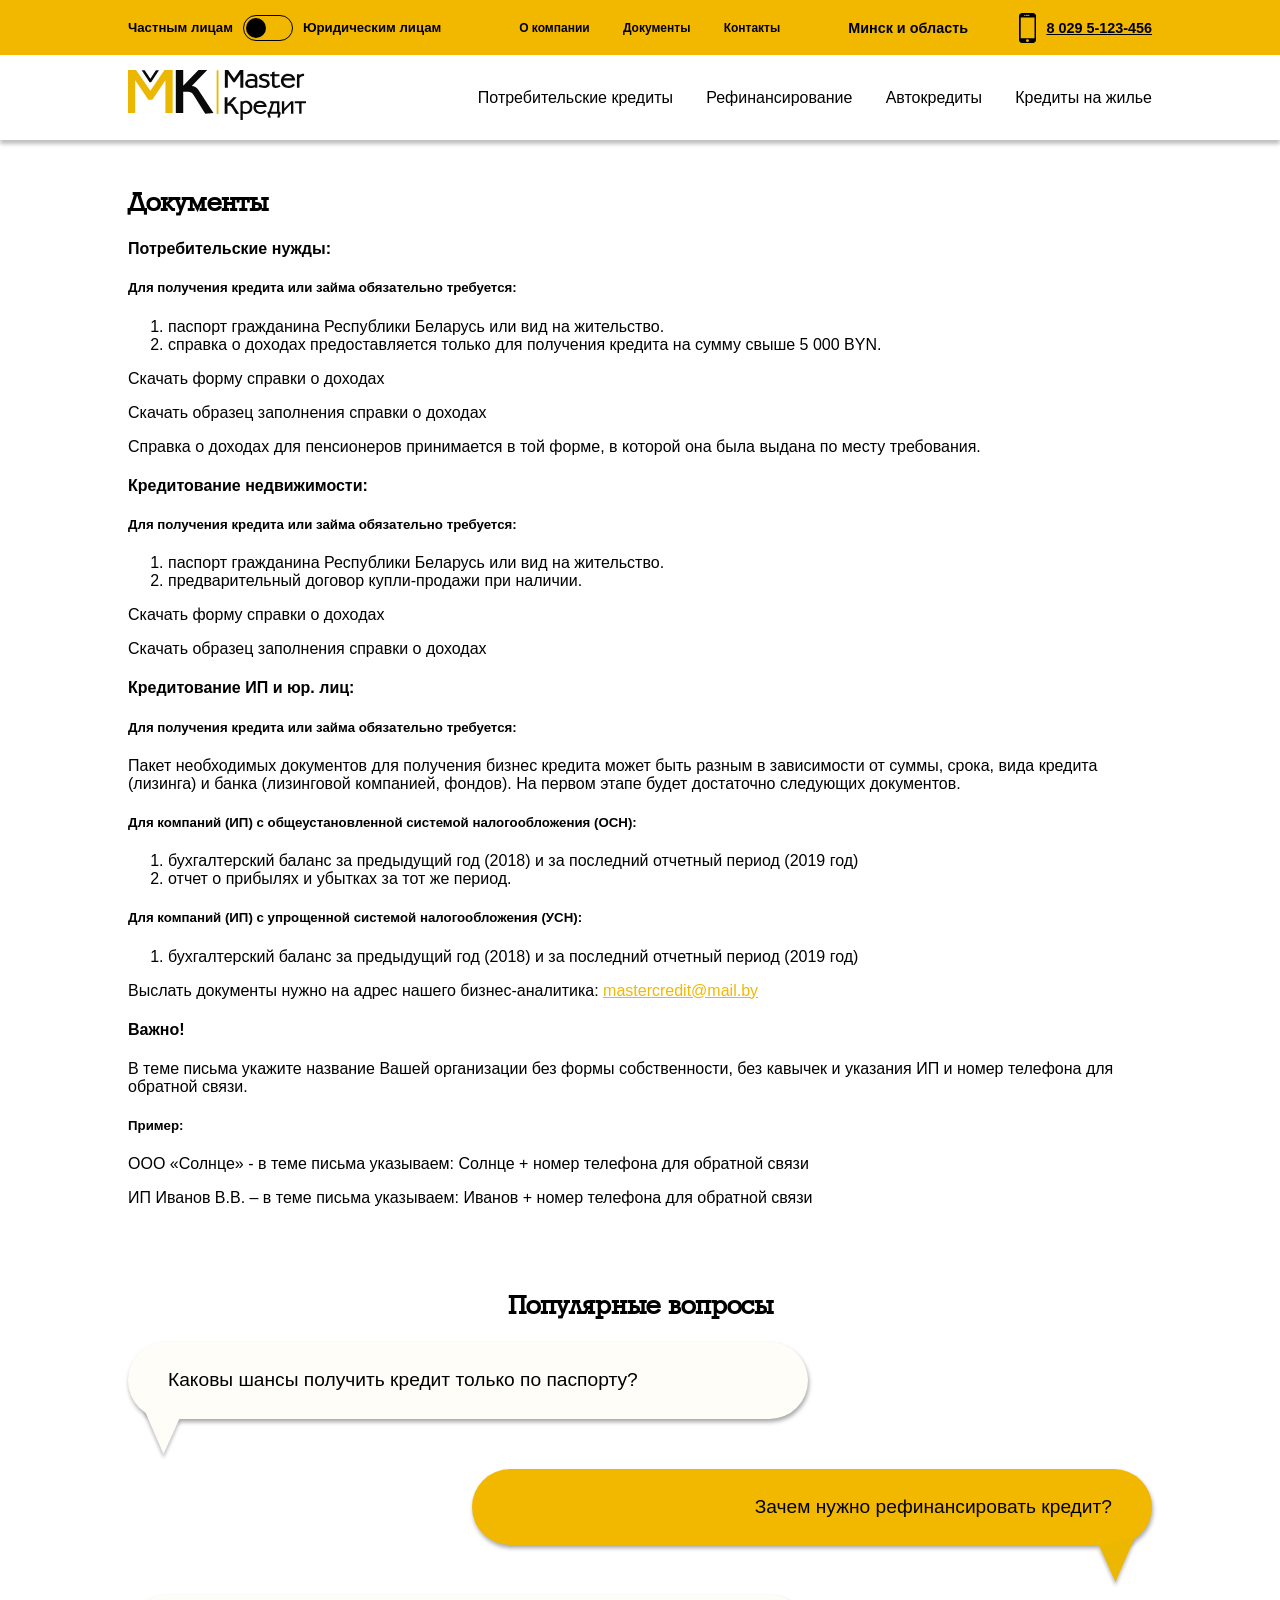
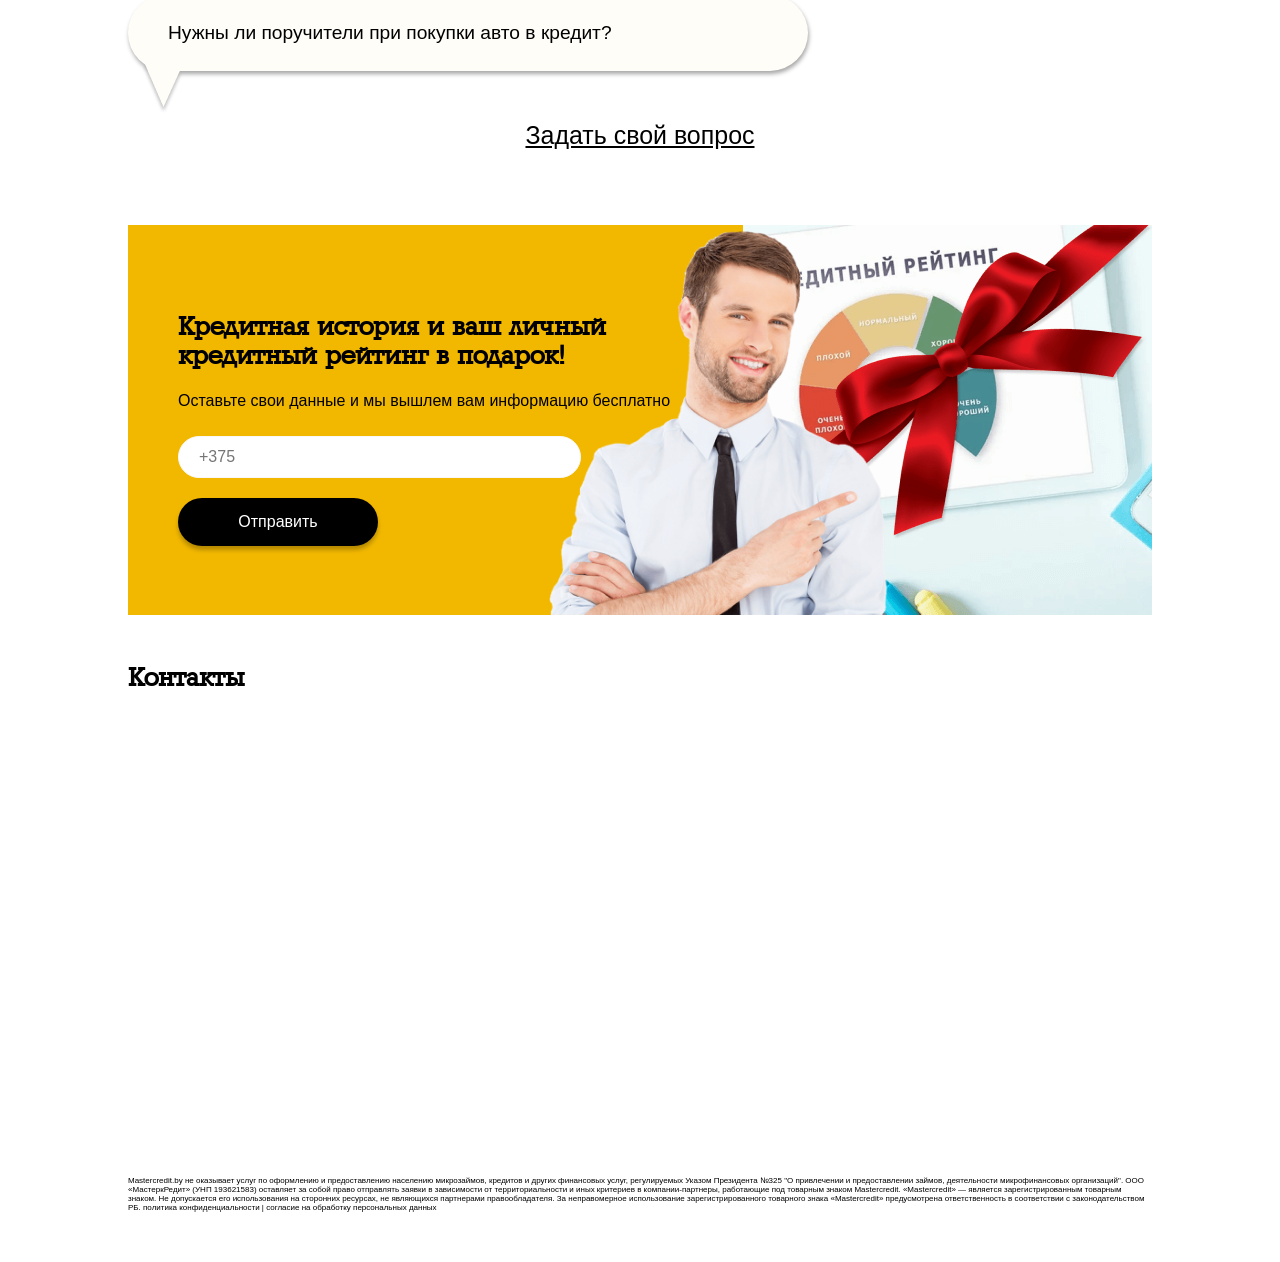
<file: docs.html>
<!DOCTYPE html>
<html>
<head>
	<meta charset="utf-8">
	<meta name="viewport" content="width=device-width, initial-scale=1">
	<title>Master Кредит</title>

	<link rel="stylesheet" type="text/css" href="normalize.css">
	<link rel="stylesheet" type="text/css" href="style.css">
	<link rel="stylesheet" type="text/css" href="slider.css">
	<link rel="stylesheet" type="text/css" href="custom_select.css">
	<link rel="stylesheet" type="text/css" href="sidebars.css">
	<link rel="stylesheet" type="text/css" href="docs.css">
	

	<style>
	@font-face {
    	font-family: Pompadur; /* Гарнитура шрифта */
    	src: url(images/17521.ttf); /* Путь к файлу со шрифтом */
   	}
   	.custom-font {
    	font-family: Pompadur, 'Comic Sans MS', cursive;
   	}
	</style>
	
</head>
<body>
<header>
	<div class="header-content">
		<div class="yellow-nav" id="yellownav">
			<div class="nav-content">
				<div class="switch">
					<div>
						<span>Частным лицам</span>
					</div>
					<div>
						<div class="switch-button">
							<div>
							</div>
						</div>
					</div>
					<div>
						<span>Юридическим лицам</span>
					</div>
				</div>
				<div class="subnav">
					<ul>
						<li><a href='about_company.html'><span>О компании</span></a></li>
						<li><a href="docs.html"><span>Документы</span></a></li>
						<li><span>Контакты</span></li>
					</ul>
				</div>
				<div class="cities">
					<span>Минск и область</span>
				</div>
				<div class="telephone">
					<img src="images/phone.png">
					<span><a href="tel:+80295123456">8 029 5-123-456</a></span>
				</div>
			</div>
		</div>
		<div class="sidebar-button">
			<img src="images/cross.png">
		</div>
		<div class="yellow-sidebar">
				<div class="switch">
					<div class="switch-person">
						<span>Частным<br>лицам</span>
					</div>
					<div class="switch-entity">
						<span>Юридическим<br>лицам</span>
					</div>
				</div>
				<div style="width: 66%; margin: 0 auto;">
					<div class="ul-box">
						<ul>
							<li><a href='about_company.html'><span>О компании</span></a></li>
							<li><a href="docs.html"><span>Документы</span></a></li>
							<li><span>Контакты</span></li>
						</ul>
					</div>
					<hr>
					<div class="cities">
						<span>Минск и область</span>
					</div>
					<div class="telephone">
						<img src="images/phone.png">
						<span><a href="tel:+80295123456">8 029 5-123-456</a></span>
					</div>
					</div>
			</div>
		<div class="white-nav">
			<div class="nav-content">
				<a href="index.html">
					<div class="logo"><img src="images/logo.svg"></div>
				</a>
				<div class="subnav">
					<ul>
						<li><a href='consumer_credit.html'>Потребительские кредиты</a></li>
						<li><a href='refinancing.html'>Рефинансирование</a></li>
						<li><a href='car_credit.html'>Автокредиты</a></li>
						<li style="margin-right: 0"><a href='home_loans.html'>Кредиты на жилье</a></li>
					</ul>
				</div>
			</div>
		</div>
	</div>
</header>
<main>
	<div class="page">
		<section>
			<h2 class="title custom-font">Документы</h2>
			<div>
				<h4>Потребительские нужды:</h4>
				<h5>Для получения кредита или займа обязательно требуется:</h5>
				<ol>
					<li>паспорт гражданина Республики Беларусь или вид на жительство.</li>
					<li>справка о доходах предоставляется только для получения кредита на сумму свыше 5 000 BYN.</li>
				</ol>
				<a><p>Скачать форму справки о доходах</p></a>
				<a><p>Скачать образец заполнения справки о доходах</p></a>
				<p>Справка о доходах для пенсионеров принимается в той форме, в которой она была выдана по месту требования.</p>
			</div>
			<div>
				<h4>Кредитование недвижимости:</h4>
				<h5>Для получения кредита или займа обязательно требуется:</h5>
				<ol>
					<li>паспорт гражданина Республики Беларусь или вид на жительство.</li>
					<li>предварительный договор купли-продажи при наличии.</li>
				</ol>
				<a><p>Скачать форму справки о доходах</p></a>
				<a><p>Скачать образец заполнения справки о доходах</p></a>
			</div>
			<div>
				<h4>Кредитование ИП и юр. лиц:</h4>
				<h5>Для получения кредита или займа обязательно требуется:</h5>
				<p>Пакет необходимых документов для получения бизнес кредита может быть разным в зависимости от суммы, срока, вида кредита (лизинга) и банка (лизинговой компанией, фондов).
				На первом этапе будет достаточно следующих документов.</p>
				<h5>Для компаний (ИП) с общеустановленной системой налогообложения (ОСН):</h5>
				<ol>
					<li>бухгалтерский баланс за предыдущий год (2018) и за последний отчетный период (2019 год)</li>
					<li>отчет о прибылях и убытках за тот же период.</li>
				</ol>
				<h5>Для компаний (ИП) с упрощенной системой налогообложения (УСН):</h5>
				<ol>
					<li>бухгалтерский баланс за предыдущий год (2018) и за последний отчетный период (2019 год)</li>
				</ol>
			</div>
			<div>
				<p>Выслать документы нужно на адрес нашего бизнес-аналитика: <a a href="mailto:mastercredit@mail.by?subject=Вопрос по кредиту">mastercredit@mail.by</a></p>
				<h4>Важно!</h4>
				<p>В теме письма укажите название Вашей организации без формы собственности, без кавычек и указания ИП и номер телефона для обратной связи.</p>
				<h5>Пример:</h5>
				<p>ООО «Солнце» - в теме письма указываем:  Солнце + номер телефона для обратной связи</p>
				<p>ИП Иванов В.В. – в теме письма указываем:  Иванов + номер телефона для обратной связи</p>
			</div>
		</section>
	</div>
	<div class="page">
		<div class="slide eighth-slide">
			<h2 class="title custom-font">Популярные вопросы</h2>
			<div class="question white-question">
				<div>
					<p>Каковы шансы получить кредит только по паспорту?</p>
				</div>
				<img src="images/triangle_white.png">
			</div>
			<div class="question yellow-question">
				<div>
					<p>Зачем нужно рефинансировать кредит?</p>
				</div>
				<img src="images/triangle_yellow.png">
			</div>
			<div class="question white-question">
				<div>
					<p>Нужны ли поручители при покупки авто в кредит?</p>
				</div>
				<img src="images/triangle_white.png">
			</div>
			<div>
				<p>Задать свой вопрос</p>
			</div>
		</div>
		<div class="slide ninth-slide form">
			<div>
				<form>
					<h2 class="title custom-font">Кредитная история и ваш личный кредитный рейтинг в подарок!</h2>
					<p>Оставьте свои данные и мы вышлем вам информацию бесплатно</p>
					<input type="tel" name="tel" placeholder="+375" style="margin-left: 0" required>
					<button type="submit" style="margin-left: 0"><p>Отправить</p></button>
				</form>
			</div>
			
			<img src="images/man_finger.png" height="390" style="position: absolute;right: 250px;">
			<img src="images/gift.png">
			
		</div>
	</div>
	<div class="page">
		<section class="contacts">
			<h2 class="title custom-font">Контакты</h2>
			<iframe src="https://www.google.com/maps/embed?pb=!1m18!1m12!1m3!1d50786.79485401171!2d27.545911509721822!3d53.90257461713392!2m3!1f0!2f0!3f0!3m2!1i1024!2i768!4f13.1!3m3!1m2!1s0x46dbcfc7f84568c3%3A0x92f114a4cc6ea2bc!2z0JTQtdGC0YHQutCw0Y8g0L7QtNC10LbQtNCwIFNhcmRpbmEgYmFieQ!5e0!3m2!1sru!2sru!4v1595436982731!5m2!1sru!2sru" width="800" height="450" frameborder="0" style="border:0;" allowfullscreen="" aria-hidden="false" tabindex="0"></iframe>
		<p>Mastercredit.by не оказывает услуг по оформлению и предоставлению населению микрозаймов, кредитов и других финансовых услуг, регулируемых Указом Президента №325 "О привлечении и предоставлении займов, деятельности микрофинансовых организаций". ООО «МастеркРедит» (УНП 193621583) оставляет за собой право отправлять заявки в зависимости от территориальности и иных критериев в компании-партнеры, работающие под товарным знаком Mastercredit.
		«Mastercredit» — является зарегистрированным товарным знаком. Не допускается его использования на сторонних ресурсах, не являющихся партнерами правообладателя. За неправомерное использование зарегистрированного товарного знака «Mastercredit» предусмотрена ответственность в соответствии с законодательством РБ.
		политика конфиденциальности | согласие на обработку персональных данных</p>
		</section>
	</div>
</main>
</file>
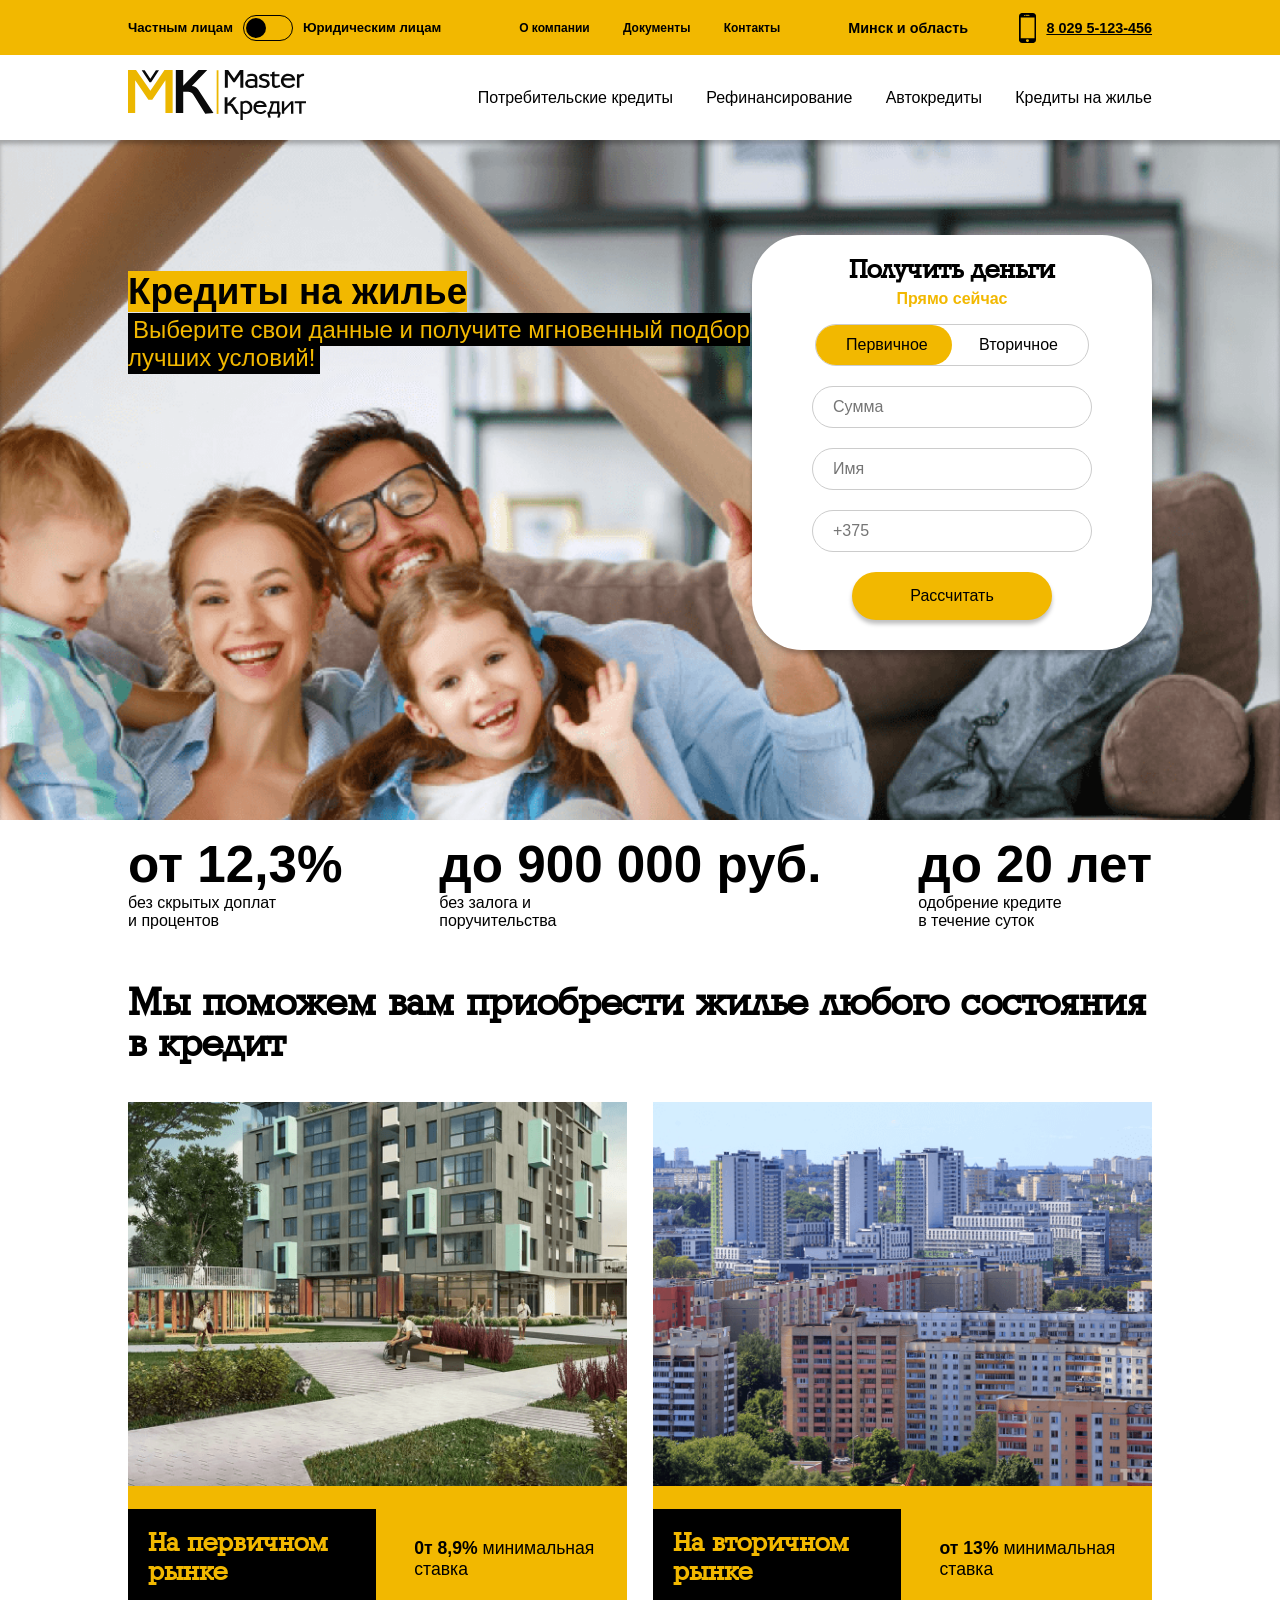
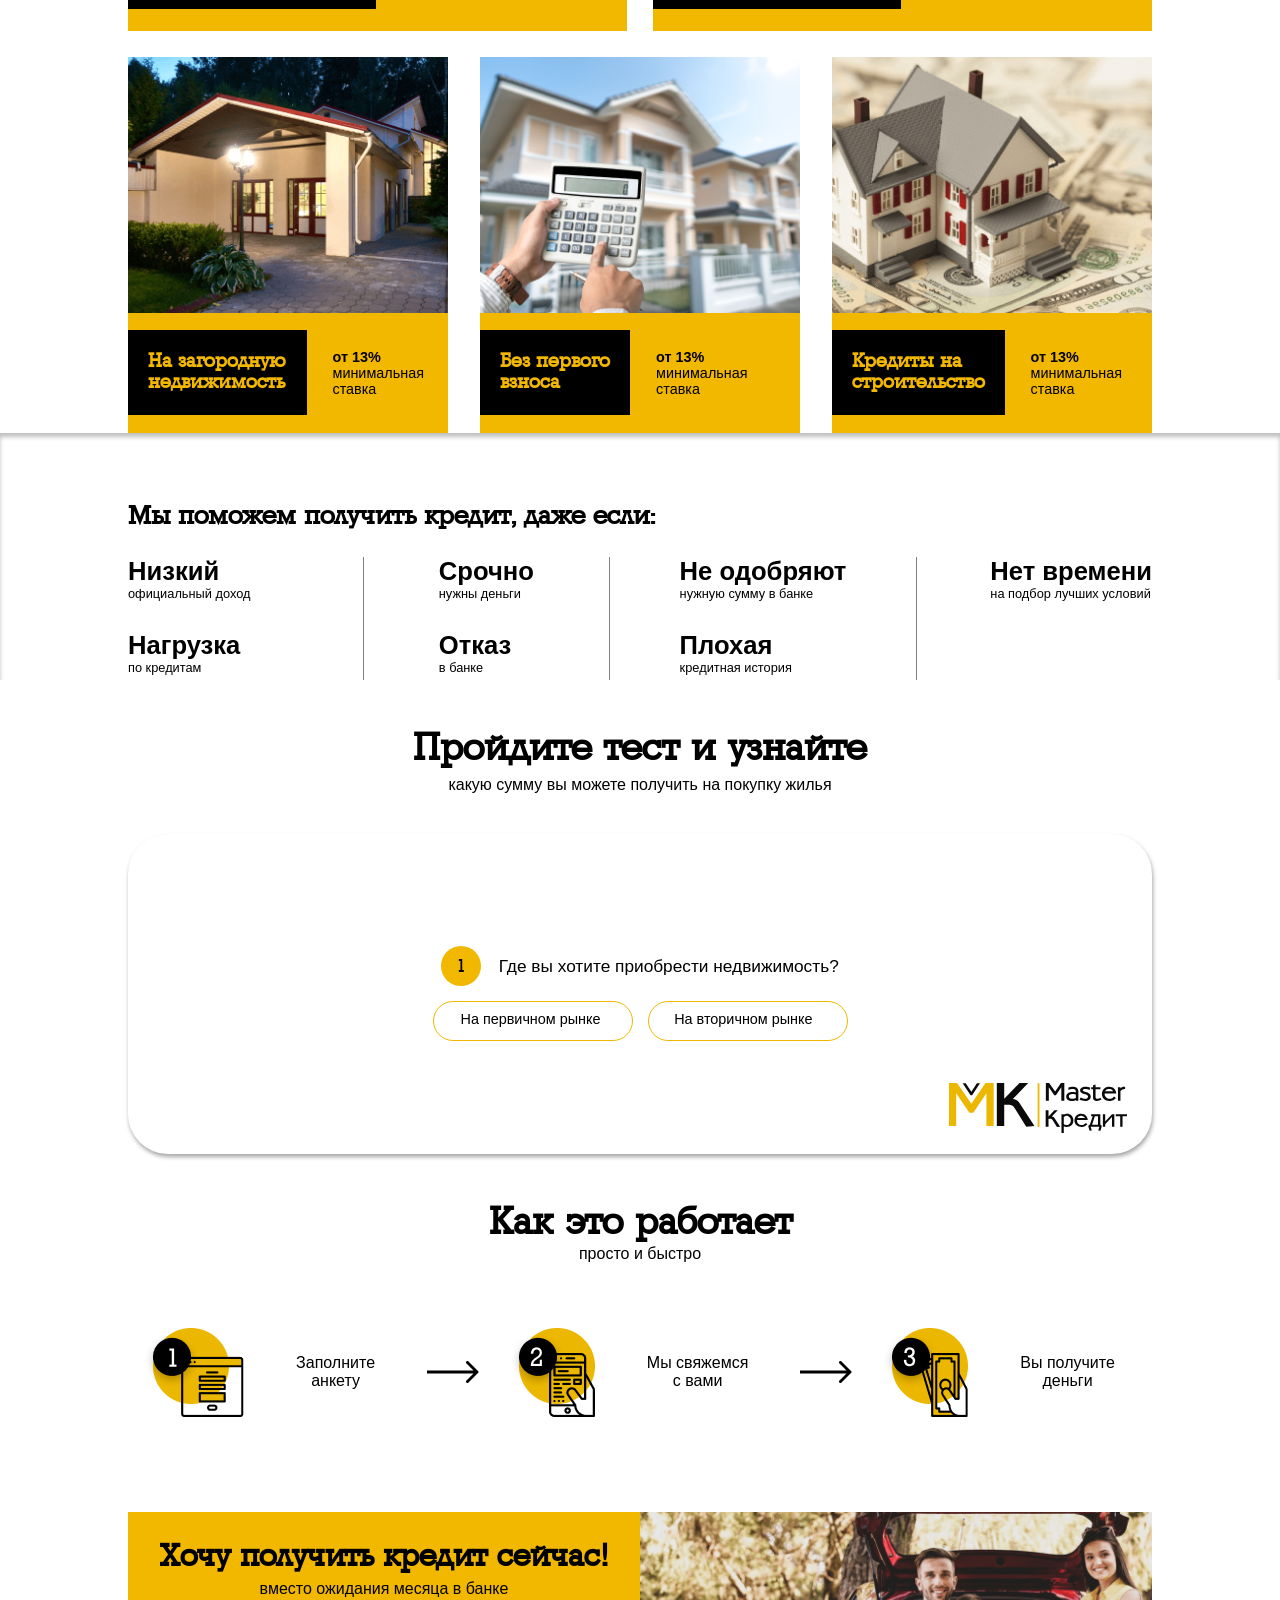
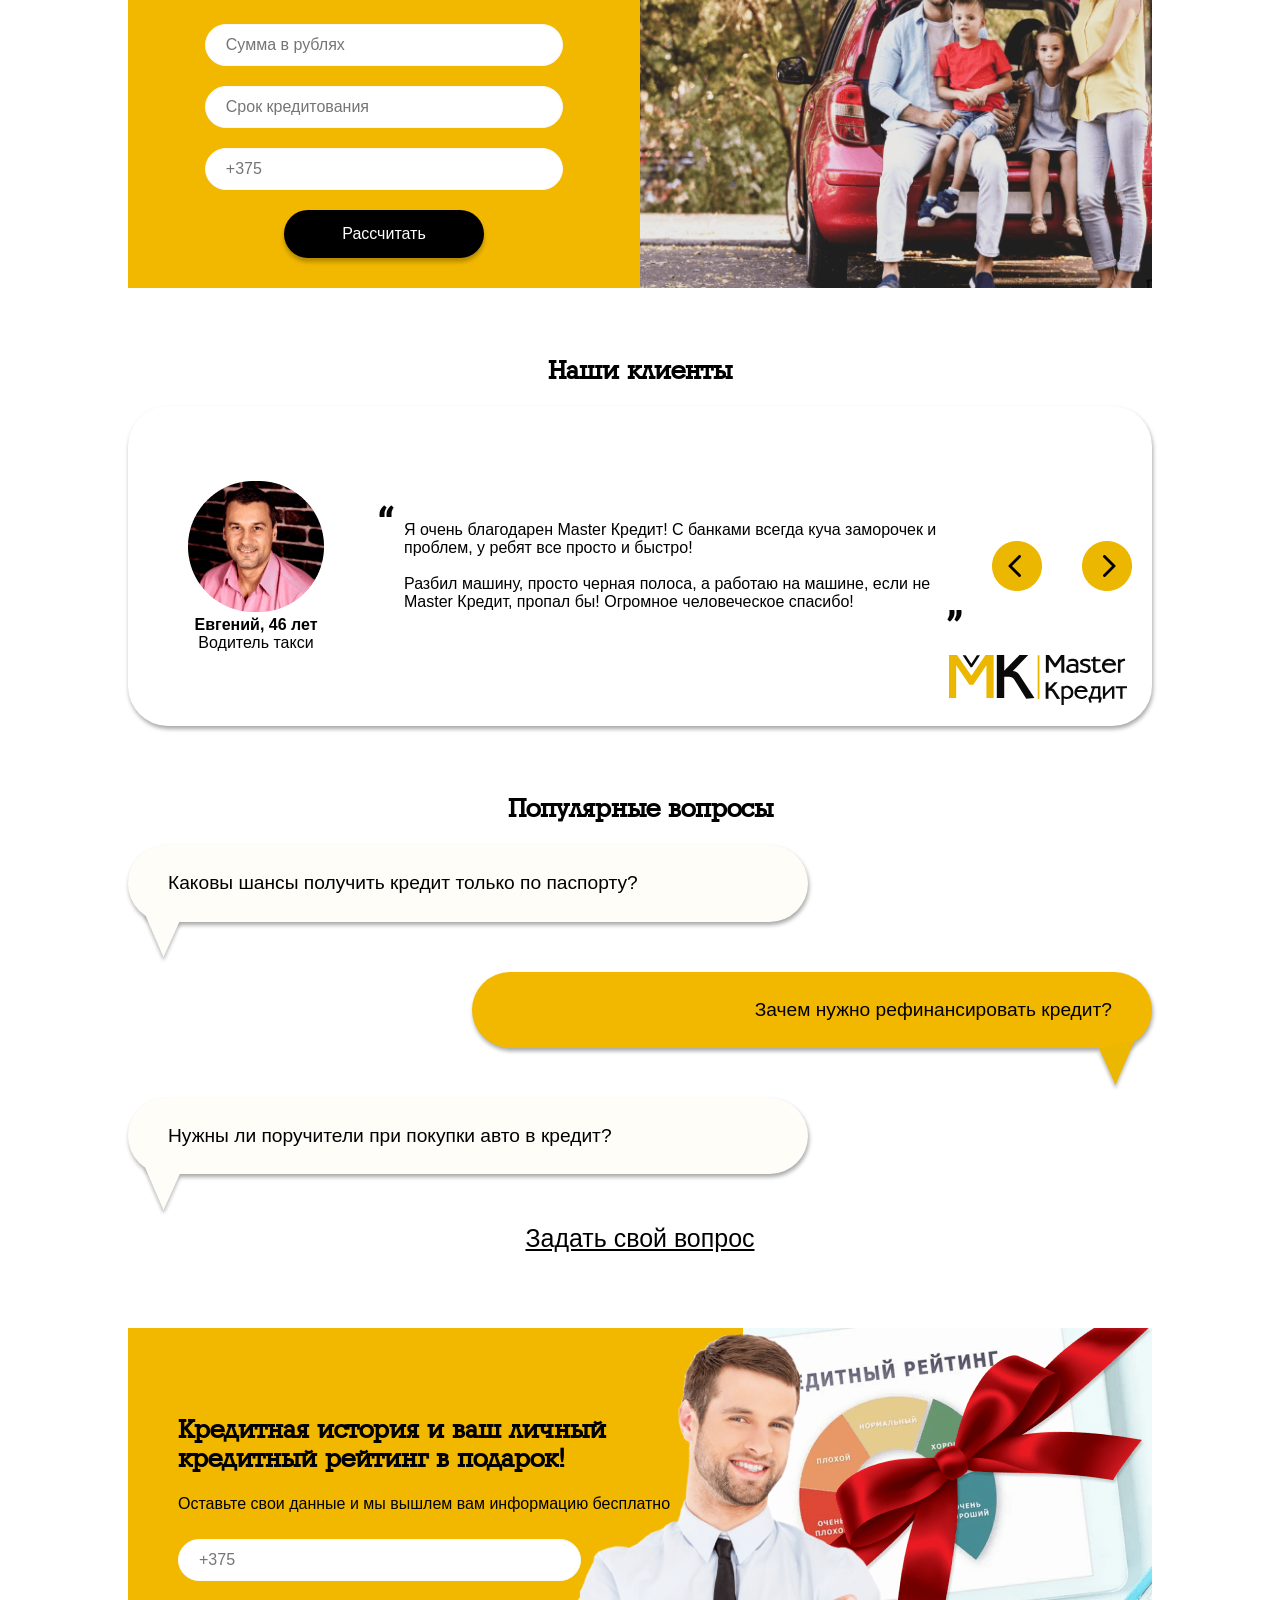
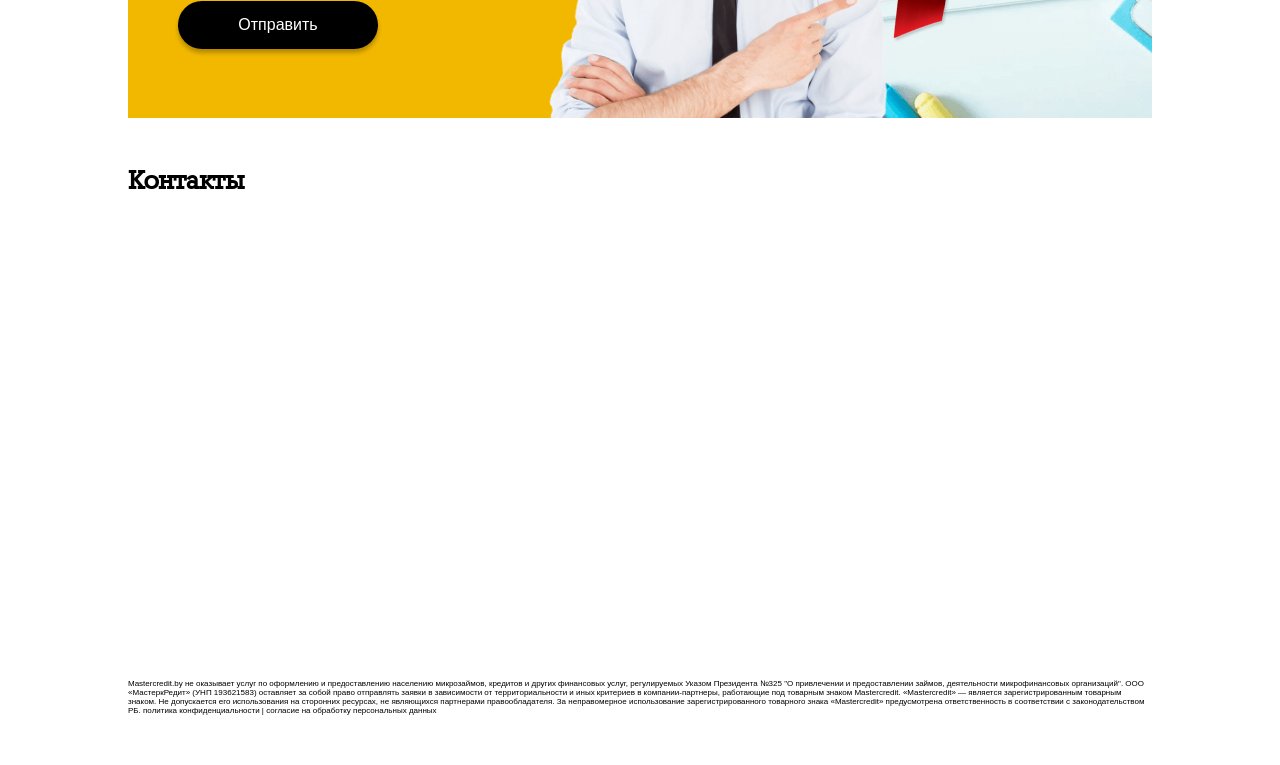
<file: home_loans.html>
<!DOCTYPE html>
<html>
<head>
	<meta charset="utf-8">
	<meta name="viewport" content="width=device-width, initial-scale=1">
	<title>Master Кредит</title>

	<link rel="stylesheet" type="text/css" href="normalize.css">
	<link rel="stylesheet" type="text/css" href="style.css">
	<link rel="stylesheet" type="text/css" href="slider.css">
	<link rel="stylesheet" type="text/css" href="custom_select.css">
	<link rel="stylesheet" type="text/css" href="sidebars.css">
	<link rel="stylesheet" type="text/css" href="home_loans.css">


	<style>
	@font-face {
    	font-family: Pompadur; /* Гарнитура шрифта */
    	src: url(images/17521.ttf); /* Путь к файлу со шрифтом */
   	}
   	.custom-font {
    	font-family: Pompadur, 'Comic Sans MS', cursive;
   	}
	</style>
	
</head>
<body>
<header>
	<div class="header-content">
		<div class="yellow-nav" id="yellownav">
			<div class="nav-content">
				<div class="switch">
					<div>
						<span>Частным лицам</span>
					</div>
					<div>
						<div class="switch-button">
							<div>
							</div>
						</div>
					</div>
					<div>
						<span>Юридическим лицам</span>
					</div>
				</div>
				<div class="subnav">
					<ul>
						<li><a href='about_company.html'><span>О компании</span></a></li>
						<li><a href="docs.html"><span>Документы</span></a></li>
						<li><span>Контакты</span></li>
					</ul>
				</div>
				<div class="cities">
					<span>Минск и область</span>
				</div>
				<div class="telephone">
					<img src="images/phone.png">
					<span><a href="tel:+80295123456">8 029 5-123-456</a></span>
				</div>
			</div>
		</div>
		<div class="sidebar-button">
			<img src="images/cross.png">
		</div>
		<div class="yellow-sidebar">
				<div class="switch">
					<div class="switch-person">
						<span>Частным<br>лицам</span>
					</div>
					<div class="switch-entity">
						<span>Юридическим<br>лицам</span>
					</div>
				</div>
				<div style="width: 66%; margin: 0 auto;">
					<div class="ul-box">
						<ul>
							<li><a href='about_company.html'><span>О компании</span></a></li>
							<li><a href="docs.html"><span>Документы</span></a></li>
							<li><span>Контакты</span></li>
						</ul>
					</div>
					<hr>
					<div class="cities">
						<span>Минск и область</span>
					</div>
					<div class="telephone">
						<img src="images/phone.png">
						<span><a href="tel:+80295123456">8 029 5-123-456</a></span>
					</div>
					</div>
			</div>
		<div class="white-nav">
			<div class="nav-content">
				<a href="index.html">
					<div class="logo"><img src="images/logo.svg"></div>
				</a>
				<div class="subnav">
					<ul>
						<li><a href='consumer_credit.html'>Потребительские кредиты</a></li>
						<li><a href='refinancing.html'>Рефинансирование</a></li>
						<li><a href='car_credit.html'>Автокредиты</a></li>
						<li style="margin-right: 0"><a href='home_loans.html'>Кредиты на жилье</a></li>
					</ul>
				</div>
			</div>
		</div>
	</div>
</header>
<div class="slide main-slide">
	<div class="page">
		<div class="topic">
			<h3><span class="yellow-fond">Кредиты на жилье</span></h3>
			<p><span class="black-fond">Выберите свои данные и получите мгновенный подбор лучших условий!</span></p>
		</div>
		<div class="form">
			<div>
				<form>
					<h3 class="title custom-font">Получить деньги</h3>
					<p>Прямо сейчас</p>
					<div class="radio-box">
						<div class="radio-checker" style="left: 0px"></div>
						<div>
							<input type="radio" id="newauto"
						     name="auto" value="newauto">
						    <label for="newauto">Первичное</label>
						</div>
						<div>
						    <input type="radio" id="usedauto"
						     name="auto" value="usedauto">
						    <label for="usedauto">Вторичное</label>
						</div>
					</div>
					<input type="number" name="sum" placeholder="Сумма" required>
					<input type="text" name="name" placeholder="Имя" required>
					<input type="tel" name="tel" placeholder="+375" required>
					<button type="submit"><p>Рассчитать</p></button>
				</form>
			</div>
		</div>
	</div>
</div>
<div class="head-numbers">
	<div class="page">
		<div>
			<h2>от 12,3%</h2>
			<p>без скрытых доплат и процентов</p>
		</div>
		<div>
			<h2>до 900 000 руб.</h2>
			<p>без залога и поручительства</p>
		</div>
		<div>
			<h2>до 20 лет</h2>
			<p>одобрение кредите в течение суток</p>
		</div>
	</div>
</div>

<section class="car-credit-second-slide">
	<h3 class="title custom-font">Мы поможем вам приобрести жилье любого состояния в кредит</h3>
	<div>
		<div class="car-used">
			<div></div>
			<div class="description">
				<div>
					<div>
						<h3 class="custom-font">На первичном рынке</h3>
					</div>
					<div>
						<p><strong>0т 8,9%</strong> минимальная ставка</p>
						<!-- <p><strong>40 000 BYN</strong> максимальная сумма</p> -->
					</div>
				</div>
			</div>
		</div>
		<div class="car-new">
			<div></div>
			<div class="description">
				<div>
					<div>
						<h3 class="custom-font">На вторичном рынке</h3>
					</div>
					<div>
						<p><strong>от 13%</strong> минимальная ставка</p>
						<!-- <p><strong>60 000 BYN</strong> максимальная сумма</p> -->
					</div>
				</div>
			</div>
		</div>
		<div class="car-new small-card small-card-1">
			<div></div>
			<div class="description">
				<div>
					<div>
						<h3 class="custom-font">На загородную недвижимость</h3>
					</div>
					<div>
						<p><strong>от 13%</strong> минимальная ставка</p>
						<!-- <p><strong>60 000 BYN</strong> максимальная сумма</p> -->
					</div>
				</div>
			</div>
		</div>
		<div class="car-new small-card small-card-2">
			<div></div>
			<div class="description">
				<div>
					<div>
						<h3 class="custom-font">Без первого взноса</h3>
					</div>
					<div>
						<p><strong>от 13%</strong> минимальная ставка</p>
						<!-- <p><strong>60 000 BYN</strong> максимальная сумма</p> -->
					</div>
				</div>
			</div>
		</div>
		<div class="car-new small-card small-card-3">
			<div></div>
			<div class="description">
				<div>
					<div>
						<h3 class="custom-font">Кредиты на строительство</h3>
					</div>
					<div>
						<p><strong>от 13%</strong> минимальная ставка</p>
						<!-- <p><strong>60 000 BYN</strong> максимальная сумма</p> -->
					</div>
				</div>
			</div>
		</div>
	</div>
</section>




<!-- <div class="slide second-slide">
	<div class="page">
		<h2 class="title custom-font">Мы поможем получить кредит, даже если:</h2>
		<div class="second-slide-content-box">
			<div>
				<div>
					<div>
						<h3>Низкий</h3>
						<p>официальный доход</p>
					</div>
					<div>
						<h3>Нагрузка</h3>
						<p style="margin-bottom: 5px">по кредитам</p>
					</div>
				</div>
			</div>
			<div>
				<div>
					<div>
						<h3>Срочно</h3>
						<p>нужны деньги</p>
					</div>
					<div>
						<h3>Отказ</h3>
						<p style="margin-bottom: 5px">в банке</p>
					</div>
				</div>
			</div>
			<div>
				<div>
					<div>
						<h3>Не одобряют</h3>
						<p>нужную сумму в банке</p>
					</div>
					<div>
						<h3>Плохая</h3>
						<p style="margin-bottom: 5px">кредитная история</p>
					</div>
				</div>
			</div>
			<div>
				<div>
					<div>
						<h3>Нет времени</h3>
						<p>на подбор лучших условий</p>
					</div>
				</div>
			</div>
		</div>
	</div>
</div> -->
<!--<div class="page">
	<div class="slide third-slide">
		<div class="box">
			<div>
				<h3 class="title custom-font" style="top:-10px; left: 100px; z-index: 1; white-space: nowrap"><span class="black-fond white-letters" style="padding: 5px 5px 0px 5px;">Семейный отдых</span></h3>
				<div class="grid-box grid-box-1">
					<h5>100 лет не были на море, а денег нет?</h5>
					<p>Мы поможем спланировать долгожданный отдых!</p>
				</div>
			</div>
			<div class="image_3">
			
			</div>
			<div>
				<div class="grid-box grid-box-3">
					<h5>Машина - не просто способ передвижения!</h5>
					<p>Ты можешь позволить себе лучшее</p>
				</div>
				<h3 class="title custom-font" style="top:190px; left: 120px; z-index: 1; white-space: nowrap"><span class="black-fond white-letters" style="padding: 5px 5px 0px 5px;">Машина</span></h3>
				
			</div>
			<div class="image_5">
				
			</div>
			<div>
				<div class="grid-box grid-box-5">
					<h5>Не хватает денег на свадьбу мечты?</h5>
					<p>Один раз в жизни можно себе позволить праздник</p>
				</div>
				<h3 class="title custom-font" style="top:160px; left: -80px; z-index: 1; white-space: nowrap"><span class="black-fond white-letters" style="padding: 5px 5px 0px 5px;">Свадьба</span></h3>
				
			</div>
			<div class="image_4">
				
			</div>
		</div>
	</div> -->
	<div class="slide second-slide">
	<div class="page">
		<h2 class="title custom-font">Мы поможем получить кредит, даже если:</h2>
		<div class="second-slide-content-box">
			<div>
				<div>
					<div>
						<h3>Низкий</h3>
						<p>официальный доход</p>
					</div>
					<div>
						<h3>Нагрузка</h3>
						<p style="margin-bottom: 5px">по кредитам</p>
					</div>
				</div>
			</div>
			<div>
				<div>
					<div>
						<h3>Срочно</h3>
						<p>нужны деньги</p>
					</div>
					<div>
						<h3>Отказ</h3>
						<p style="margin-bottom: 5px">в банке</p>
					</div>
				</div>
			</div>
			<div>
				<div>
					<div>
						<h3>Не одобряют</h3>
						<p>нужную сумму в банке</p>
					</div>
					<div>
						<h3>Плохая</h3>
						<p style="margin-bottom: 5px">кредитная история</p>
					</div>
				</div>
			</div>
			<div>
				<div>
					<div>
						<h3>Нет времени</h3>
						<p>на подбор лучших условий</p>
					</div>
				</div>
			</div>
		</div>
	</div>
</div>
<div class="page">
	<div class="slide fifth-slide">

		<div>
			<h3 class="title custom-font">Пройдите тест и узнайте</h3>
			<p>какую сумму вы можете получить на покупку жилья</p>
		</div>
		<div class="questions">
			<div>
				<div class="number-question-box">
					<div class="custom-font"><span>1</span></div>
					<p>Где вы хотите приобрести недвижимость?</p>
				</div>
				<div class="answers">
					<form>
						<div class="radio-box">
							<div>
								<input type="radio" name="question1" id="new_car">
								<label for="new_car">На первичном рынке</label>
							</div>
							<div>
								<input type="radio" name="question1" id="used_car">
								<label for="used_car">На вторичном рынке</label>
							</div>
						</div>
					</form>
				</div>
			</div>
			<img src="images/logo.svg">
		</div>
	</div>
	<div class="slide sixth-slide">
		<div class="title">
			<h3 class="custom-font no-margins">Как это работает</h3>
			<p class="no-margins">просто и быстро</p>
		</div>
		<div class="algoritm">
			<img src="images/profile.png">
			<span>Заполните анкету</span>
			<img src="images/arrow.png">
			<img src="images/telephone.png">
			<span>Мы свяжемся с&nbsp;вами</span>
			<img src="images/arrow.png">
			<img src="images/money.png">
			<span>Вы получите деньги</span>
		</div>
		<div class="form">
			<div>
				<form>
					<h3 class="title custom-font">Хочу получить кредит сейчас!</h3>
					<p>вместо ожидания месяца в банке</p>
					<input type="number" name="sum" placeholder="Сумма в рублях" required>
					<input type="number" name="time" placeholder="Срок кредитования" required>
					<input type="tel" name="tel" placeholder="+375" required>
					<button type="submit"><p>Рассчитать</p></button>
				</form>
			</div>
			<div>
			</div>
		</div>
	</div>
	<div class="slide seventh-slide">
		<h2 class="title custom-font">Наши клиенты</h2>
		<div class="comment-field">
			<div class="comment-photo">
				<figure>
					<img src="images/comment_photo_1.png">
					<figcaption><strong>Евгений, 46 лет</strong><br>Водитель такси</figcaption>
				</figure>
			</div>
			<div class="comment-quote">
				<img src="images/quotes.png">
				<p>Я очень благодарен Master Кредит! С банками всегда куча заморочек и проблем, у ребят все просто и быстро!<br><br>Разбил машину, просто черная полоса, а работаю на машине, если не Master Кредит, пропал бы! Огромное человеческое спасибо!</p>
				<img src="images/quotes.png" style="transform: rotate(180deg)">
			</div>
			<!-- <div class="comment-nav"> -->
				<img src="images/arrow_yellow.png" style="transform: rotate(180deg)">
				<img src="images/arrow_yellow.png">
			<!-- </div> -->
			<img src="images/logo.svg">
		</div>
	</div>
	<div class="slide eighth-slide">
		<h2 class="title custom-font">Популярные вопросы</h2>
		<div class="question white-question">
			<div>
				<p>Каковы шансы получить кредит только по паспорту?</p>
			</div>
			<img src="images/triangle_white.png">
		</div>
		<div class="question yellow-question">
			<div>
				<p>Зачем нужно рефинансировать кредит?</p>
			</div>
			<img src="images/triangle_yellow.png">
		</div>
		<div class="question white-question">
			<div>
				<p>Нужны ли поручители при покупки авто в кредит?</p>
			</div>
			<img src="images/triangle_white.png">
		</div>
		<div>
			<p>Задать свой вопрос</p>
		</div>
	</div>
	<div class="slide ninth-slide form">
		<div>
			<form>
				<h2 class="title custom-font">Кредитная история и ваш личный кредитный рейтинг в подарок!</h2>
				<p>Оставьте свои данные и мы вышлем вам информацию бесплатно</p>
				<input type="tel" name="tel" placeholder="+375" style="margin-left: 0" required>
				<button type="submit" style="margin-left: 0"><p>Отправить</p></button>
			</form>
		</div>
		
		<img src="images/man_finger.png" height="390" style="position: absolute;right: 250px;">
		<img src="images/gift.png">
		
	</div>

</div>
</div>
</div>
<div class="page">
		<section class="contacts">
			<h2 class="title custom-font">Контакты</h2>
			<iframe src="https://www.google.com/maps/embed?pb=!1m18!1m12!1m3!1d50786.79485401171!2d27.545911509721822!3d53.90257461713392!2m3!1f0!2f0!3f0!3m2!1i1024!2i768!4f13.1!3m3!1m2!1s0x46dbcfc7f84568c3%3A0x92f114a4cc6ea2bc!2z0JTQtdGC0YHQutCw0Y8g0L7QtNC10LbQtNCwIFNhcmRpbmEgYmFieQ!5e0!3m2!1sru!2sru!4v1595436982731!5m2!1sru!2sru" width="800" height="450" frameborder="0" style="border:0;" allowfullscreen="" aria-hidden="false" tabindex="0"></iframe>
		<p>Mastercredit.by не оказывает услуг по оформлению и предоставлению населению микрозаймов, кредитов и других финансовых услуг, регулируемых Указом Президента №325 "О привлечении и предоставлении займов, деятельности микрофинансовых организаций". ООО «МастеркРедит» (УНП 193621583) оставляет за собой право отправлять заявки в зависимости от территориальности и иных критериев в компании-партнеры, работающие под товарным знаком Mastercredit.
		«Mastercredit» — является зарегистрированным товарным знаком. Не допускается его использования на сторонних ресурсах, не являющихся партнерами правообладателя. За неправомерное использование зарегистрированного товарного знака «Mastercredit» предусмотрена ответственность в соответствии с законодательством РБ.
		политика конфиденциальности | согласие на обработку персональных данных</p>
		</section>
	</div>
<div class="popup-wrapper">
	<div>
		<div class="popup-content">
			<h4 class="custom-font no-margins">Введите номер телефона</h4>
			<p class="no-margins">и мы сообщим вам условия кредитования</p>
			<form>
				<input type="tel" name="tel" placeholder="+375" required>
				<button type="submit"><p>Отправить</p></button>
			</form>
		</div>
		<img src="images/ipad.png" height="250">
		<img src="images/logo.png">
		<img src="images/cross.svg">
	</div>
</div>
</body>
<script type="text/javascript" src="custom_select.js"></script>
<script type="text/javascript" src="app.js"></script>
</html>
</file>
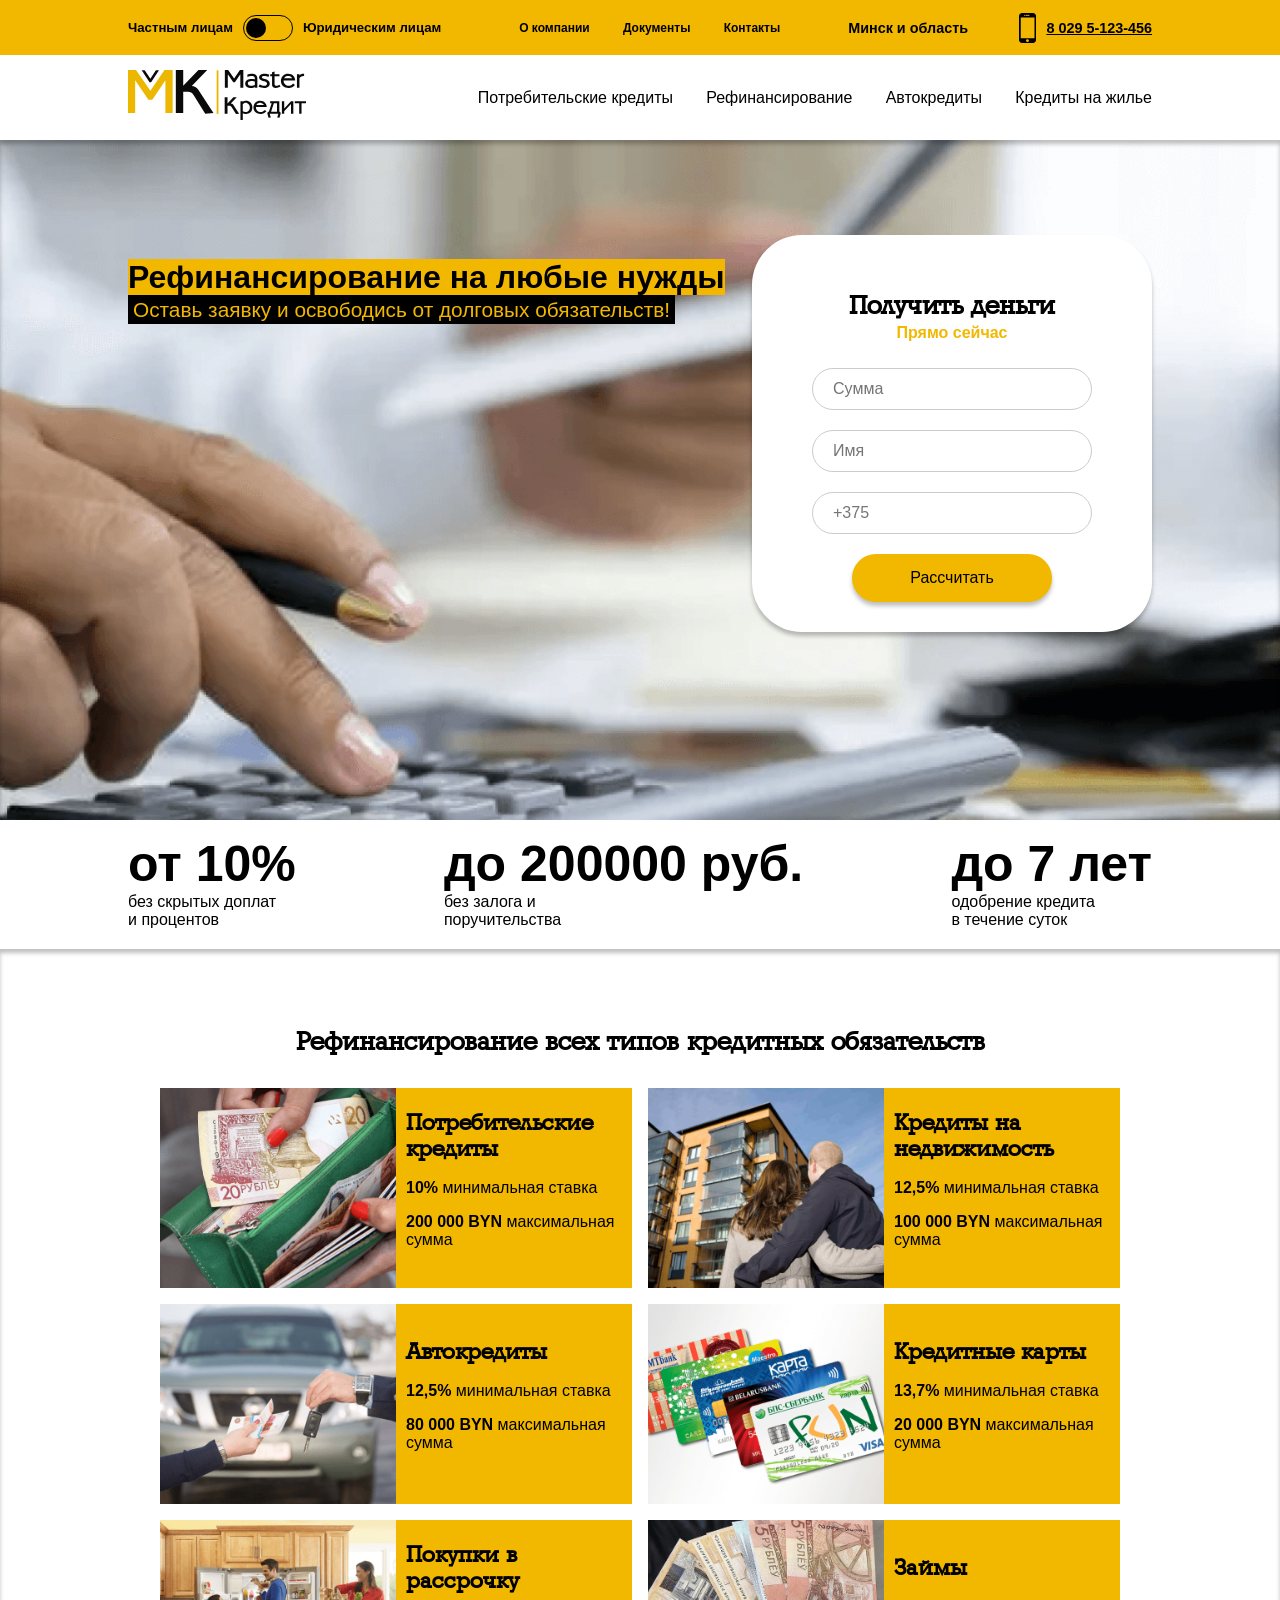
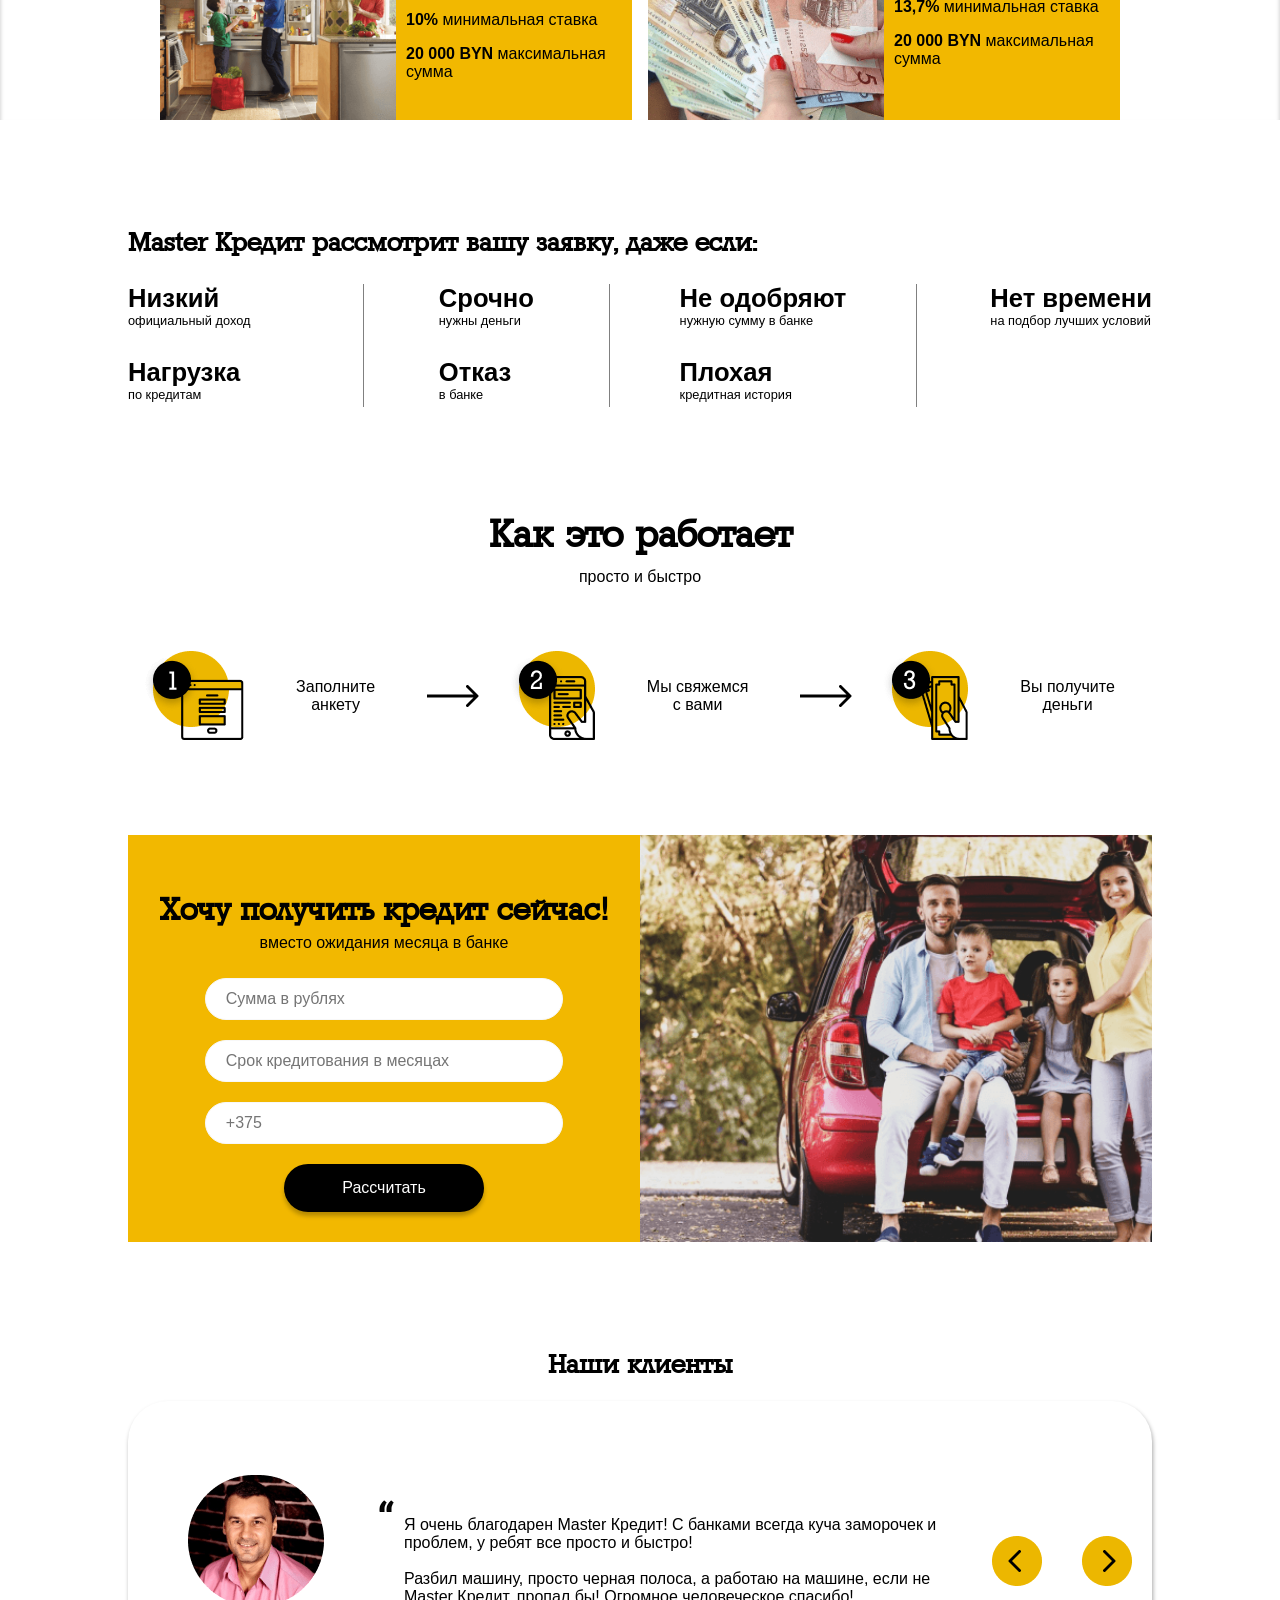
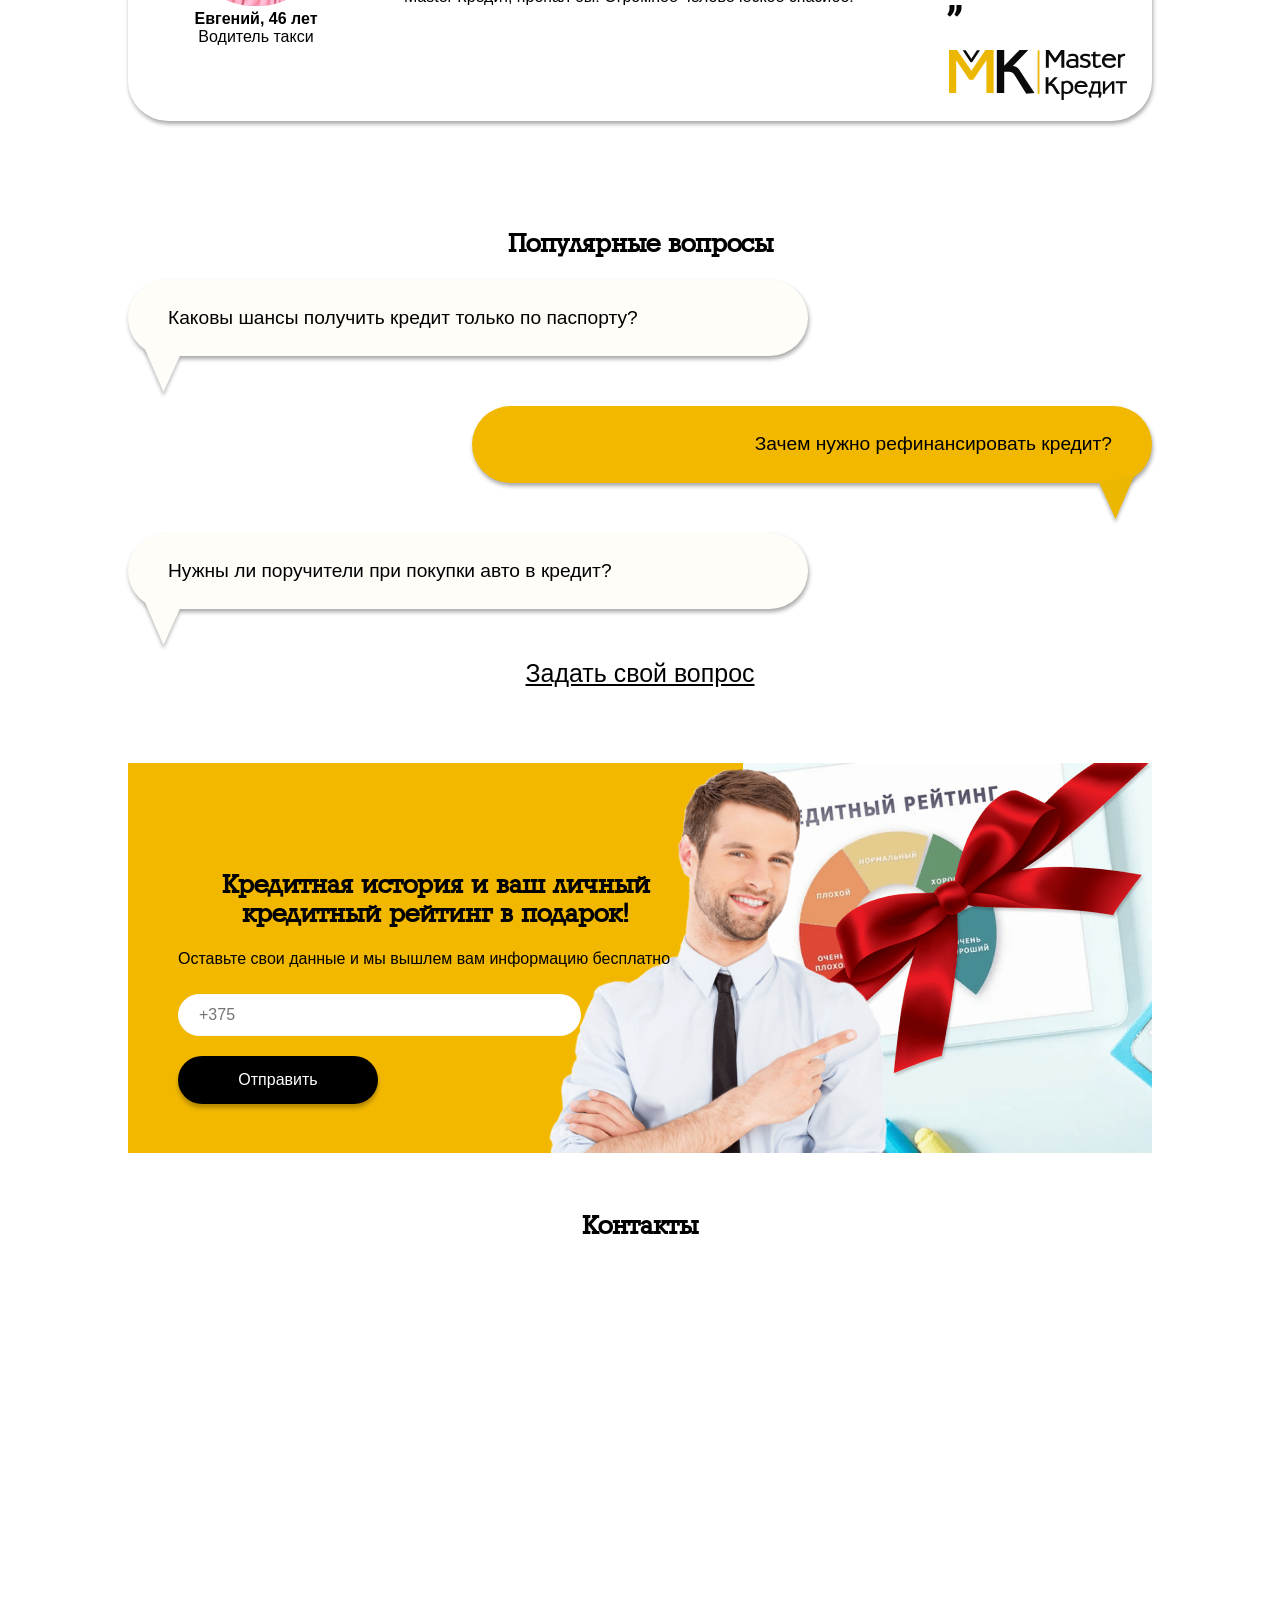
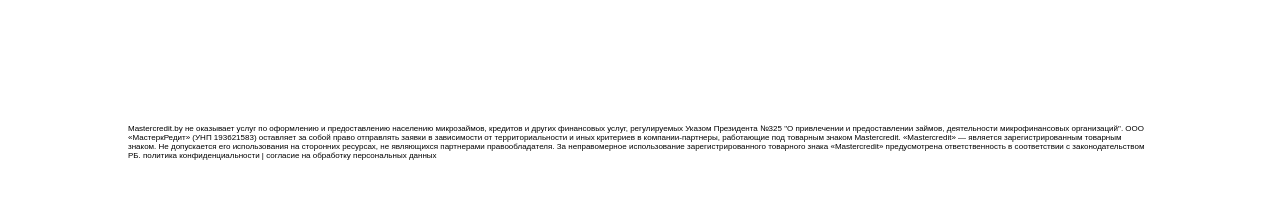
<file: refinancing.html>
<!DOCTYPE html>
<html>
<head>
	<meta charset="utf-8">
	<meta name="viewport" content="width=device-width, initial-scale=1">
	<title>Master Кредит</title>

	<link rel="stylesheet" type="text/css" href="normalize.css">
	<link rel="stylesheet" type="text/css" href="style.css">
	<link rel="stylesheet" type="text/css" href="slider.css">
	<link rel="stylesheet" type="text/css" href="custom_select.css">
	<link rel="stylesheet" type="text/css" href="sidebars.css">
	<link rel="stylesheet" type="text/css" href="consumer.css">
	<link rel="stylesheet" type="text/css" href="refinancing.css">
	<style>
	@font-face {
    	font-family: Pompadur; /* Гарнитура шрифта */
    	src: url(images/17521.ttf); /* Путь к файлу со шрифтом */
   	}
   	.custom-font {
    	font-family: Pompadur, 'Comic Sans MS', cursive;
   	}
	</style>
	
</head>
<body>
<header>
	<div class="header-content">
		<div class="yellow-nav" id="yellownav">
			<div class="nav-content">
				<div class="switch">
					<div>
						<span>Частным лицам</span>
					</div>
					<div>
						<div class="switch-button">
							<div>
							</div>
						</div>
					</div>
					<div>
						<span>Юридическим лицам</span>
					</div>
				</div>
				<div class="subnav">
					<ul>
						<li><a href='about_company.html'><span>О компании</span></a></li>
						<li><a href="docs.html"><span>Документы</span></a></li>
						<li><span>Контакты</span></li>
					</ul>
				</div>
				<div class="cities">
					<span>Минск и область</span>
				</div>
				<div class="telephone">
					<img src="images/phone.png">
					<span><a href="tel:+80295123456">8 029 5-123-456</a></span>
				</div>
			</div>
		</div>
		<div class="sidebar-button">
			<img src="images/cross.png">
		</div>
		<div class="yellow-sidebar">
				<div class="switch">
					<div class="switch-person">
						<span>Частным<br>лицам</span>
					</div>
					<div class="switch-entity">
						<span>Юридическим<br>лицам</span>
					</div>
				</div>
				<div style="width: 66%; margin: 0 auto;">
					<div class="ul-box">
						<ul>
							<li><a href='about_company.html'><span>О компании</span></a></li>
							<li><a href="docs.html"><span>Документы</span></a></li>
							<li><span>Контакты</span></li>
						</ul>
					</div>
					<hr>
					<div class="cities">
						<span>Минск и область</span>
					</div>
					<div class="telephone">
						<img src="images/phone.png">
						<span><a href="tel:+80295123456">8 029 5-123-456</a></span>
					</div>
					</div>
			</div>
		<div class="white-nav">
			<div class="nav-content">
				<a href="index.html">
					<div class="logo"><img src="images/logo.svg"></div>
				</a>
				<div class="subnav">
					<ul>
						<li><a href='consumer_credit.html'>Потребительские кредиты</a></li>
						<li><a href='refinancing.html'>Рефинансирование</a></li>
						<li><a href='car_credit.html'>Автокредиты</a></li>
						<li style="margin-right: 0"><a href='home_loans.html'>Кредиты на жилье</a></li>
					</ul>
				</div>
			</div>
		</div>
	</div>
</header>
<div class="slide main-slide refinancing">
	<div class="page">
		<div class="topic">
			<h3><span class="yellow-fond">Рефинансирование на любые нужды </span></h3>
			<p><span class="black-fond">Оставь заявку и освободись от долговых обязательств!</span></p>
		</div>
		<div class="form">
			<div>
				<form>
					<h3 class="title custom-font">Получить деньги</h3>
					<p>Прямо сейчас</p>
					<input type="number" name="sum" placeholder="Сумма" required>
					<input type="text" name="name" placeholder="Имя" required>
					<input type="tel" name="tel" placeholder="+375" required>
					<button type="submit"><p>Рассчитать</p></button>
				</form>
			</div>
		</div>
	</div>
</div>
<div class="head-numbers">
	<div class="page">
		<div>
			<h2>от 10%</h2>
			<p>без скрытых доплат и процентов</p>
		</div>
		<div>
			<h2>до 200000 руб.</h2>
			<p>без залога и поручительства</p>
		</div>
		<div>
			<h2>до 7 лет</h2>
			<p>одобрение кредита в течение суток</p>
		</div>
		<!-- <div>
			<h2>70%</h2>
			<p>постоянные клиенты</p>
		</div> -->
	</div>
</div>

<section class="refinancing-second-slide">
	<h2 class="title custom-font">Рефинансирование всех типов кредитных обязательств</h2>
	<div class="grid-box">
		<div>
			<div class="image image_1"></div>
			<div class="description">
				<div>
					<h5 class="custom-font">Потребительские кредиты</h5>
					<p><strong>10%</strong> минимальная ставка</p>
					<p><strong>200 000 BYN</strong> максимальная сумма</p>
				</div>
			</div>
		</div>
		<div>
			<div class="image image_2"></div>
			<div class="description">
				<div>
					<h5 class="custom-font">Кредиты на недвижимость</h5>
					<p><strong>12,5%</strong> минимальная ставка</p>
					<p><strong>100 000 BYN</strong> максимальная сумма</p>
				</div>
			</div>
		</div>
		<div>
			<div class="image image_3"></div>
			<div class="description">
				<div>
					<h5 class="custom-font">Автокредиты</h5>
					<p><strong>12,5%</strong> минимальная ставка</p>
					<p><strong>80 000 BYN</strong> максимальная сумма</p>
				</div>
			</div>
		</div>
		<div>
			<div class="image image_4"></div>
			<div class="description">
				<div>
					<h5 class="custom-font">Кредитные карты</h5>
					<p><strong>13,7%</strong> минимальная ставка</p>
					<p><strong>20 000 BYN</strong> максимальная сумма</p>
				</div>
			</div>
		</div>
		<div>
			<div class="image image_5"></div>
			<div class="description">
				<div>
					<h5 class="custom-font">Покупки в рассрочку</h5>
					<p><strong>10%</strong> минимальная ставка</p>
					<p><strong>20 000 BYN</strong> максимальная сумма</p>
				</div>
			</div>
		</div>
		<div>
			<div class="image image_6"></div>
			<div class="description">
				<div>
					<h5 class="custom-font">Займы</h5>
					<p><strong>13,7%</strong> минимальная ставка</p>
					<p><strong>20 000 BYN</strong> максимальная сумма</p>
				</div>
			</div>
		</div>
	</div>
</section>
	
</section>
<div class="slide second-slide">
	<div class="page">
		<h2 class="title custom-font">Master Кредит рассмотрит вашу заявку, даже если:</h2>
		<div class="second-slide-content-box">
			<div>
				<div>
					<div>
						<h3>Низкий</h3>
						<p>официальный доход</p>
					</div>
					<div>
						<h3>Нагрузка</h3>
						<p style="margin-bottom: 5px">по кредитам</p>
					</div>
				</div>
			</div>
			<div>
				<div>
					<div>
						<h3>Срочно</h3>
						<p>нужны деньги</p>
					</div>
					<div>
						<h3>Отказ</h3>
						<p style="margin-bottom: 5px">в банке</p>
					</div>
				</div>
			</div>
			<div>
				<div>
					<div>
						<h3>Не одобряют</h3>
						<p>нужную сумму в банке</p>
					</div>
					<div>
						<h3>Плохая</h3>
						<p style="margin-bottom: 5px">кредитная история</p>
					</div>
				</div>
			</div>
			<div>
				<div>
					<div>
						<h3>Нет времени</h3>
						<p>на подбор лучших условий</p>
					</div>
				</div>
			</div>
		</div>
	</div>
</div>
<div class="page">
	<!-- <section class="third-consumer-slide">
		<div class="title">
			<h3 class="custom-font no-margins">Выберите вариант</h3>
			<p class="no-margins">и получите одобрение через 2 часа</p>
		</div>
		<div class="cards-wrapper">
			<div class="card">
				<div class="card-content">
					<h5>Оптимальный</h5>
					<div>
						<div>
							<div>
								<span>Сумма</span>
								<div class="bottom-line"></div>
							</div>
							<div><span>5 000 BYN</span></div>
						</div>
						<div>
							<div>
								<span>Срок</span>
								<div class="bottom-line"></div>
							</div>
							<div><span>1-5 лет</span></div>
						</div>
						<div>
							<div>
								<span>Срок рассмотрения</span>
								<div class="bottom-line"></div>
							</div>
							<div><span>до 2 часов</span></div>
						</div>
						<div>
							<div>
								<span>Одобрение</span>
								<div class="bottom-line"></div>
							</div>
							<div><span>9/10</span></div>
						</div>
					</div>
					<button type="submit"><p>Оформить</p></button>
				</div>
			</div>
			<div class="card">
				<div class="card-content">
					<h5>Стандарт</h5>
					<div>
						<div>
							<div>
								<span>Сумма</span>
								<div class="bottom-line"></div>
							</div>
							<div><span>5 000 BYN</span></div>
						</div>
						<div>
							<div>
								<span>Срок</span>
								<div class="bottom-line"></div>
							</div>
							<div><span>1-5 лет</span></div>
						</div>
						<div>
							<div>
								<span>Срок рассмотрения</span>
								<div class="bottom-line"></div>
							</div>
							<div><span>до 2 часов</span></div>
						</div>
						<div>
							<div>
								<span>Одобрение</span>
								<div class="bottom-line"></div>
							</div>
							<div><span>9/10</span></div>
						</div>
					</div>
					<button type="submit"><p>Оформить</p></button>
				</div>
			</div>
			<div class="card">
				<div class="card-content">
					<h5>Максимум</h5>
					<div>
						<div>
							<div>
								<span>Сумма</span>
								<div class="bottom-line"></div>
							</div>
							<div><span>5 000 BYN</span></div>
						</div>
						<div>
							<div>
								<span>Срок</span>
								<div class="bottom-line"></div>
							</div>
							<div><span>1-5 лет</span></div>
						</div>
						<div>
							<div>
								<span>Срок рассмотрения</span>
								<div class="bottom-line"></div>
							</div>
							<div><span>до 2 часов</span></div>
						</div>
						<div>
							<div>
								<span>Одобрение</span>
								<div class="bottom-line"></div>
							</div>
							<div><span>9/10</span></div>
						</div>
					</div>
					<button type="submit"><p>Оформить</p></button>
				</div>
			</div>
		</div>
	</section> -->

		
	<!-- <div class="slide third-slide">
		<div class="box">
			<div>
				<h3 class="title custom-font" style="top:-10px; left: 100px; z-index: 1; white-space: nowrap"><span class="black-fond white-letters" style="padding: 5px 5px 0px 5px;">Семейный отдых</span></h3>
				<div class="grid-box grid-box-1">
					<h5>100 лет не были на море, а денег нет?</h5>
					<p>Мы поможем спланировать долгожданный отдых!</p>
				</div>
			</div>
			<div class="image_3">
				
			</div>
			<div>
				<div class="grid-box grid-box-3">
					<h5>Машина - не просто способ передвижения!</h5>
					<p>Ты можешь позволить себе лучшее</p>
				</div>
				<h3 class="title custom-font" style="top:190px; left: 120px; z-index: 1; white-space: nowrap"><span class="black-fond white-letters" style="padding: 5px 5px 0px 5px;">Машина</span></h3>
				
			</div>
			<div class="image_5">
				
			</div>
			<div>
				<div class="grid-box grid-box-5">
					<h5>Не хватает денег на свадьбу мечты?</h5>
					<p>Один раз в жизни можно себе позволить праздник</p>
				</div>
				<h3 class="title custom-font" style="top:160px; left: -80px; z-index: 1; white-space: nowrap"><span class="black-fond white-letters" style="padding: 5px 5px 0px 5px;">Свадьба</span></h3>
				
			</div>
			<div class="image_4">
				
			</div>
		</div>
	</div> -->
	<!-- <div class="slide fourth-slide">
		<div>
			<h3 class="title custom-font">Почему это выгодно?</h3>
			<p>Вместо десятков банков:</p>
		</div>
		<div class="fourth-slide-box">

				<div>
					<figure>
						<img src="images/clocks.png">
					</figure>

					<figure>
						<img src="images/passport.png">
					</figure>

					<figure>
						<img src="images/document.png">
					</figure>
				</div>
				
				<div>
					<p>Оформление<br>за <strong>1 день</strong></p>
					<p>Нужен только<br><strong>паспорт</strong></p>
					<p>Помощь в <strong>улучшении<br>кредитной истории</strong></p>
				</div>

		</div>
	</div> -->
	<!-- <div class="slide fifth-slide">
		<div>
			<h3 class="title custom-font">Рассчитать условия кредита</h3>
			<p>Введите данные и получите кредит сегодня!</p>
		</div>
		<div class="main-calculator">
			<div class="results">
				<div>
					<div>
						<div>
							<span>Ежемесячный платеж</span>
						</div>
						<div class="res">
							<span>190 BYN</span>
						</div>
					</div>
					<div>
						<div>
							<span>Общая сумма выплат</span>
						</div>
						<div class="res">
							<span>15 971 BYN</span>
						</div>
					</div>
					<div>
						<div>
							<span>Переплата по кредиту</span>
						</div>
						<div class="res">
							<span>5 671 BYN</span>
						</div>
					</div>
					<div>
						<div>
							<span>Процент переплаты</span>
						</div>		
						<div class="res">
							<span>55,06%</span>
						</div>
					</div>
				</div>
			</div>
			<div class="calculator">
				<div>
					<div>
						<label for="sum">Сумма, BYN</label>
						<input type="range" min="1000" max="30000" step="30" value="1000" id="sum">
						<div class="flex">
							<span>1000</span><span>15000</span><span>30000</span>
						</div>
					</div>
					<div>
						<label for="time">Срок, мес.</label>
						<input type="range" min="12" max="84" step="6" value="12" id="time">
						<div class="flex">
							<span>12</span><span>48</span><span>84</span>
						</div>
					</div>
					<div>
						<label for="stake">Ставка, %</label>
						<input type="range" min="12" max="15" step="10" value="12" id="stake">
						<div class="flex">
							<span>12,5</span><span>14</span><span>15</span>
						</div>
					</div>
				</div>
				<div style="display: flex; justify-content: space-between; position: relative;">
					<button type="submit"><p>Подобрать</p></button>
				</div>
			</div>
			<img src="images/logo.svg">
		</div>
	</div> -->
	<div class="slide sixth-slide">
		<div class="title">
			<h3 class="custom-font no-margins">Как это работает</h3>
			<p class="no-margins">просто и быстро</p>
		</div>
		<div class="algoritm">
			<img src="images/profile.png">
			<span>Заполните анкету</span>
			<img src="images/arrow.png">
			<img src="images/telephone.png">
			<span>Мы свяжемся с&nbsp;вами</span>
			<img src="images/arrow.png">
			<img src="images/money.png">
			<span>Вы получите деньги</span>
		</div>
		<div class="form">
			<div>
				<form>
					<h3 class="title custom-font">Хочу получить кредит сейчас!</h3>
					<p>вместо ожидания месяца в банке</p>
					<input type="number" name="sum" placeholder="Сумма в рублях" required>
					<input type="number" name="time" placeholder="Срок кредитования в месяцах" required>
					<input type="tel" name="tel" placeholder="+375" required>
					<button type="submit"><p>Рассчитать</p></button>
				</form>
			</div>
			<div>
			</div>
		</div>
	</div>
	<div class="slide seventh-slide">
		<h2 class="title custom-font">Наши клиенты</h2>
		<div class="comment-field">
			<div class="comment-photo">
				<figure>
					<img src="images/comment_photo_1.png">
					<figcaption><strong>Евгений, 46 лет</strong><br>Водитель такси</figcaption>
				</figure>
			</div>
			<div class="comment-quote">
				<img src="images/quotes.png">
				<p>Я очень благодарен Master Кредит! С банками всегда куча заморочек и проблем, у ребят все просто и быстро!<br><br>Разбил машину, просто черная полоса, а работаю на машине, если не Master Кредит, пропал бы! Огромное человеческое спасибо!</p>
				<img src="images/quotes.png" style="transform: rotate(180deg)">
			</div>
			<!-- <div class="comment-nav"> -->
				<img src="images/arrow_yellow.png" style="transform: rotate(180deg)">
				<img src="images/arrow_yellow.png">
			<!-- </div> -->
			<img src="images/logo.svg">
		</div>
	</div>
	<div class="slide eighth-slide">
		<h2 class="title custom-font">Популярные вопросы</h2>
		<div class="question white-question">
			<div>
				<p>Каковы шансы получить кредит только по паспорту?</p>
			</div>
			<img src="images/triangle_white.png">
		</div>
		<div class="question yellow-question">
			<div>
				<p>Зачем нужно рефинансировать кредит?</p>
			</div>
			<img src="images/triangle_yellow.png">
		</div>
		<div class="question white-question">
			<div>
				<p>Нужны ли поручители при покупки авто в кредит?</p>
			</div>
			<img src="images/triangle_white.png">
		</div>
		<div>
			<p>Задать свой вопрос</p>
		</div>
	</div>
	<div class="slide ninth-slide form">
		<div>
			<form>
				<h2 class="title custom-font">Кредитная история и ваш личный кредитный рейтинг в подарок!</h2>
				<p>Оставьте свои данные и мы вышлем вам информацию бесплатно</p>
				<input type="tel" name="tel" placeholder="+375" style="margin-left: 0" required>
				<button type="submit" style="margin-left: 0"><p>Отправить</p></button>
			</form>
		</div>
		
		<img src="images/man_finger.png" height="390" style="position: absolute;right: 250px;">
		<img src="images/gift.png">
		
	</div>
</div>
<div class="page">
		<section class="contacts">
			<h2 class="title custom-font">Контакты</h2>
			<iframe src="https://www.google.com/maps/embed?pb=!1m18!1m12!1m3!1d50786.79485401171!2d27.545911509721822!3d53.90257461713392!2m3!1f0!2f0!3f0!3m2!1i1024!2i768!4f13.1!3m3!1m2!1s0x46dbcfc7f84568c3%3A0x92f114a4cc6ea2bc!2z0JTQtdGC0YHQutCw0Y8g0L7QtNC10LbQtNCwIFNhcmRpbmEgYmFieQ!5e0!3m2!1sru!2sru!4v1595436982731!5m2!1sru!2sru" width="800" height="450" frameborder="0" style="border:0;" allowfullscreen="" aria-hidden="false" tabindex="0"></iframe>
		<p>Mastercredit.by не оказывает услуг по оформлению и предоставлению населению микрозаймов, кредитов и других финансовых услуг, регулируемых Указом Президента №325 "О привлечении и предоставлении займов, деятельности микрофинансовых организаций". ООО «МастеркРедит» (УНП 193621583) оставляет за собой право отправлять заявки в зависимости от территориальности и иных критериев в компании-партнеры, работающие под товарным знаком Mastercredit.
		«Mastercredit» — является зарегистрированным товарным знаком. Не допускается его использования на сторонних ресурсах, не являющихся партнерами правообладателя. За неправомерное использование зарегистрированного товарного знака «Mastercredit» предусмотрена ответственность в соответствии с законодательством РБ.
		политика конфиденциальности | согласие на обработку персональных данных</p>
		</section>
	</div>
<div class="popup-wrapper">
	<div>
		<div class="popup-content">
			<h4 class="custom-font no-margins">Введите номер телефона</h4>
			<p class="no-margins">и мы сообщим вам условия кредитования</p>
			<form>
				<input type="tel" name="tel" placeholder="+375" required>
				<button type="submit"><p>Отправить</p></button>
			</form>
		</div>
		<img src="images/ipad.png" height="250">
		<img src="images/logo.png">
		<img src="images/cross.svg">
	</div>
</div>
</body>
<script type="text/javascript" src="custom_select.js"></script>
<script type="text/javascript" src="app.js"></script>
</html>
</file>
<file: style.css>
::selection {
	background-color: #F2B800;
}

.page, .nav-content {
	width: 80vw;
	margin: 0 auto;

	font-family: Arial;
}

.no-margins {
    margin: 0;
    padding: 0;
}

/*.header-content {
	max-width: 900px;
	margin: 0 15vw;

}*/

h3 {
	font-size: 2.2em;
}

a {
	text-decoration: none;
	color: inherit;
}

a:visited {
	color: inherit;
}

.yellow-nav {
	background-color: #F2B800;
	height: 55px;
	font-weight: 700;
	font-size: 12px; 
	white-space: nowrap
}


.yellow-fond {
	background-color: #F2B800;
	display: inline;
}

.black-fond {
	background-color: black;
	display: inline;
	color: #F2B800;
}

.white-letters {
	color: #fff;
}


.nav-content {
	height: 100%;
	display: flex;
	justify-content: space-between;
}

.nav-content > div {
	margin-right:2.5vw;
	display: flex;
	align-items: center;
	justify-content: center;
}


/*Переключатель в хедере*/
.switch {
	display: flex;
	text-align: center;
}

.switch > div {
	align-items: center;
	justify-content: center;
	margin-right: 10px;
	font-size: 1.1em;
}

.switch-button {
	width: 50px;
	height: 26px;
	border: 1px solid #000000;
	box-sizing: border-box;
	border-radius: 13px;
}

.switch-button > div {
	width: 20px;
	height: 20px;
	border-radius: 10px;
	background-color: black;
	margin: 2px;
}



/*Страницы сайта*/
.subnav > ul {
	height: 100%;
	list-style-type: none;
	display: flex;
	margin: 0;
	padding: 0;
}

.subnav > ul > li {
	display: flex;
	align-items: center;
	justify-content: center;
	margin-right: 1.3vw;
	margin-left: 1.3vw;

}


/*Города*/
.cities {
	font-size: 1.2em;
}

/*Телефон*/

.yellow-nav .telephone {
	font-size: 1.2em;
	text-decoration: underline;
	margin-right: 0;
	display: flex;
	align-items: center;
}

.telephone > img{
	margin-right: 10px;
}



.white-nav {
	padding: 15px;
}

.white-nav .nav-content {
	justify-content: space-between;
}

.white-nav .subnav {
	margin-right: 0;
}





.main-slide {
	background-image: url('images/image_1.jpg');
	background-repeat: no-repeat;
  	background-size: cover;
  	background-position: center;
  	height: 70vh;
  	box-shadow: inset 0px 4px 4px rgba(0, 0, 0, 0.25);
}


/*Заголовки заглавного слайда*/
.main-slide > .page {
	padding-top: 15vh;
}

.main-slide h3 {
	font-size: 2.3em;
	
	line-height: 1.1;
}

/*.main-slide p {
	font-size: 1.6em;
}
*/
.main-slide p span {
	padding: 3px 5px;
}


/*Калькулятор заглавного слайда*/
.head-calculator {
	width: 75vw;
	background-color: white;
	border-radius: 50px;
	box-shadow: 0px 4px 4px rgba(0, 0, 0, 0.25);
}

.head-calculator > form {
	display: flex;
}


.head-calculator > form > div {
	
	flex: 1 1 100%;
}

.head-calculator > form > div > div {
	margin: 30px;
	text-align: right;

}

.head-calculator > form > div:nth-child(1) {
	border-right: 1px solid #CCCCCC;
}

.head-calculator > form > div:nth-child(2) {
	border-right: 1px solid #CCCCCC;
	flex: 0 0 210px;
}


/*.head-calculator > form > div:last-child {
	border-right: 1px solid #CCCCCC;
}*/

.head-calculator label, .head-calculator input {
	display: block;
}

.head-calculator input {
	width: 100%;
	margin: 10px 0;
}

.span-holder {
	display: flex;
	justify-content: space-between;
}

/*#button-container {
	display: block;
	width: 200px;
	margin: 30px auto;
}*/

button[type=submit]{
	background-color: #F2B800;
	border-color: transparent;
	border-radius: 25px;
	box-shadow: 0px 4px 4px rgba(0, 0, 0, 0.25);
	width: 200px;
	margin: 0 auto;
	display: block;
	outline: none;

}

button[type=submit] > p {
	font-size: 1em;
	margin: 12px;

}




.head-numbers .page {
	display: flex;
	justify-content: space-between; 
	text-align: center;
}

.head-numbers {
	text-align: center;
}
.head-numbers h2 {
	font-size: 60px;
	margin: 0;
	margin-top: 15px;
	padding: 0;
}

.head-numbers p {
	margin: 0;
	margin-left: 30px; 
	margin-bottom: 20px;
	padding: 0;
	width: 50px;

}



.slide {
	padding-top: 50px;
}

.second-slide{
	box-shadow: inset 0px 4px 4px rgba(0, 0, 0, 0.25);
}

.second-slide h2 {
	margin-bottom: 25px;
}

.second-slide-content-box{
	display: flex;
}



.second-slide-content-box h3 {
	margin: 0;
	padding: 0;
	font-size: 1.6em;
}

.second-slide-content-box p {
	margin: 0;
	padding: 0;
	margin-bottom: 30px;
	font-size: 0.8em;
}



.second-slide-content-box > div {
	flex: 1 1 23%;
	border-right: 1px solid grey;
	display: flex;
}

.second-slide-content-box > div > div {
	/*display: inline-block;
	margin: 50px;*/ 
	margin: auto;
}

.second-slide-content-box > div:nth-child(1) > div{
	margin-left: 0;
}

.second-slide-content-box > div:nth-child(2){
	flex: 1 1 24%;
}
.second-slide-content-box > div:nth-child(3){

	flex: 1 1 30%;
}

.second-slide-content-box > div:nth-child(4) > div{
	margin-right: 0;
	margin-top: 0;
}

.second-slide-content-box > div:nth-child(4){
	border: none;
}

.third-slide {
	display: flex;
	margin-top: 100px 
}

.third-slide .box {
	display: grid;
	grid-template-columns: 27vw 27vw 27vw;
	margin: auto;
}

.third-slide> div >div:nth-child(odd){
	background-color: #F2B800;
}





.image_3, .image_4, .image_5 {
	height: 250px;
}
.image_3 {
	background-image: url('images/image_3.png');
  	background-size: cover;
  	background-position: center;
 }

.image_4 {
	background-image: url('images/image_4.png');
  	background-size: cover;
  	background-position: center;
 }

.image_5 {
	background-image: url('images/image_5.png');
  	background-size: cover;
  	background-position: center;
 }

.box > div {
	position: relative;
}

.box h3 {
	position: absolute;
}

.grid-box {
	margin: 30px;
}

.grid-box h5 {
	font-size: 1.3em;
	margin: 0;
	padding: 0;
}

.grid-box-1 {
	margin-top: 90px;
}

.grid-box-3 {
	margin-top: 50px;
}

.fourth-slide {
	text-align: center;
	margin-top: 80px;
}

.fourth-slide h3{
	margin:0;
	padding: 0; 
}

.fourth-slide p {
	margin-top: 0;
	padding-top: 0;
	flex: 1 1 100%;
}

.fourth-slide-box {
	margin-top: 50px;
}

.fourth-slide-box div {
	display: flex;
}

.fourth-slide-box figure {
	flex: 1 1 100%;
	margin: auto;
	padding: 0;
}

.fourth-slide-box figure img {
	margin-bottom: 10px;
}

.fourth-slide-box > div {
	display: flex;
}

.fifth-slide {
	text-align: center;
}

.fifth-slide h3 {
	margin: 0;
	padding: 0; 
}

.fifth-slide p {
	margin: 0;
	padding: 0;
	margin-bottom: 40px;
	margin-top: 5px;
}

.main-calculator {
	width: 80vw;
	height: 320px;
	box-shadow: 1px 3px 4px rgba(0, 0, 0, 0.35);
	border-radius: 40px;
	display: flex;
	font-size: 0.9em;
	position: relative;
}

.results {
	background-color: #F8F8F8;
	box-shadow: 1px 3px 4px rgba(0, 0, 0, 0.35);
	border-radius: 40px;
	width: 40%;
	display: flex;
}

.results > div {
	margin: auto;
}

.results > div > div {
	display: flex;
	justify-content: space-between;
	margin: 30px;
}

.results > div > div > div {
	
	display: flex;

}

.results span {
	margin: auto;
	margin-right: 30px;
	font-weight: 700;
}

.results .res {
	background-color: white;
	border: 2px solid #F2B800;
	border-radius: 15px;
	height: 25px;
	margin-right: 0;
}

div.res{
	margin: auto;
	align-content: flex-end;
	width: 120px;
}

.results .res > span {
	margin: auto;
}

.calculator {
	text-align: right;
	width: 40%;
	margin: auto;
	position: relative;
}

.calculator input ~ div {
	display: flex;
	margin-bottom: 15px;
}

.calculator span{
	flex: 1 1 100%; 
}

.calculator span:first-child{
	text-align: left;
}

.calculator span:nth-child(2){
	text-align: center;
}


.calculator button[type=submit] {
	margin: 0;
	height: 45px;
}

.main-calculator img {
	position: absolute;
	bottom: 20px;
	right: 25px;
}



.algoritm {
	margin-top: 50px;
	margin-bottom: 80px;
	display: flex;
	justify-content: space-around;
	align-items: center;
	text-align: center;
}

.algoritm img, .algoritm span {
	margin: 15px;
}


.form {
	display: flex;
	justify-content: center;
	width: 100%;
}

.form > div {
	width: 50%;
	background-color: #F2B800;
	display: flex;
}


.form > div > form {
	text-align: center;
	margin: 30px;
	margin-top: 0;
}

.form h3 {
	font-size: 1.8em;
	margin-bottom: 0; 
}

.form p {
	margin-top: 5px; 
}

.form input {
	width: 70%;
	margin: 10px;
	border-radius: 25px;
	height: 40px;
	border: 1px solid #f8f8f8;
	padding: 0 20px;
	outline: none;
}

.form button {
	margin-top: 10px; 
	background-color: black;
	color: white;
}



.form > div:last-child {
	background-image: url('images/family_car.png');
  	background-size: cover;
  	background-position: center;
}


.seventh-slide{
	text-align: center;
}

.comment-field {
	box-shadow: 1px 3px 4px rgba(0, 0, 0, 0.35);	
	width: 80vw;
	height: 320px;
	box-shadow: 1px 3px 4px rgba(0, 0, 0, 0.35);
	border-radius: 40px;
	display: flex;
	align-items: center;
	justify-content: space-around;
	position: relative;
}

.comment-field > div, .comment-field > img {
	margin: 20px;
}

.comment-quote{
	position: relative;
	text-align: left;
	max-width: 550px;
	
}

.comment-quote img {
	position: absolute;
}

.comment-quote img:first-child {
	left: -25px;
}

.comment-quote img:last-child {
	right: -10px;
	bottom: 5px;
}

.comment-field img[src*=logo] {
	position: absolute;
	right: 25px;
	bottom: 20px;
	margin: 0;
}


.eighth-slide {
	text-align: center;
}

.eighth-slide p {
	font-size: 1.2em;
}

.question {
	box-shadow: 1px 3px 4px rgba(0, 0, 0, 0.35);
	border-radius: 40px;
	max-width: 600px; 
	padding: 8px 40px;
	position: relative;
	margin-bottom: 50px;
	display: flex;
}

.triangle {
	width: 36px;
	height: 45px;
	background: #FFFDF8;
	box-shadow: 0px 4px 4px rgba(0, 0, 0, 0.25);
}

.question > img {
	position: absolute;
	left: 10px;
	top: 63px;
}

.white-question {
	background-color: #FFFDF8;
}

.yellow-question {
	margin-left: auto;
	background-color: #F2B800;
	position: relative;
}

.yellow-question > div {
	margin-left: auto;
	
}

.yellow-question > img {
	position: absolute;
	left: 620px;
    top: 63px;
}

.eighth-slide > div:last-child {
	font-size: 1.3em;
	text-decoration: underline;
}

.ninth-slide {
	position: relative;
}

.ninth-slide > div {
	width: 70%;
	display: flex;
}

.ninth-slide > div > form {
	text-align: left;
	margin: auto 50px;
	z-index:1
}

	#button-container {
		margin-top: 35px; 
	}


@media screen and (max-width: 1200px) {
	.nav-content {
		font-size: 0.9em;
		margin-left: 3%;
	}

	img[src*=logo]{
		width: 122px;
	}

	.algoritm {
		font-size: 0.9em;
	}

	.algoritm img {
		width: 60px;
	}
	.head-calculator {
		position: absolute;
		width: 80vw;
	}

	.head-calculator button {
		width: 140px;
	}

	.head-calculator span, .head-calculator p{
		font-size: 12px;
	}

	.eighth-slide p {
		font-size: 1em;
	}

	.question > img {
		top: 53px;
	}

	.subnav {
		width: 100%;
	}

	.subnav > ul {
		width: 100%;
	}

	.subnav > ul > li {
		flex: 1 1 100%;
	}

	.white-nav .logo {
		margin-right: 4vw;
	}

	.third-slide h5 {
		font-size: 1.1em;
	}

	.third-slide p {
		font-size: 0.9em;
	}
}

@media screen and (max-width: 540px) {

	.page{
		width: 100%;
		text-align: center;
	}

	.head-calculator {


	}

	.main-slide {
		height: 55vh;
		background-image:url('images/main_image_phone.jpg');
	}

	.main-slide h3 {
		font-size: 1.6em;
		width: 80vw;
    	margin: 0 auto;
	}

	.main-slide p {
		font-size: 1.2em;
		width: 80vw;
    	margin: 0 auto;
    	margin-top: 5vh;
	}
}

.popup-wrapper {
	display: none;
	position: fixed;
	top:0;
	width: 100%;
	height: 100%;
	background-color: rgba(0,0,0,0.6);
	z-index: 50000;
}

.popup-wrapper > div {
	width: 600px;
	background-color: white;
	border-radius: 50px;
	box-shadow: 0px 4px 4px rgba(0, 0, 0, 0.25);
	margin: auto;
	position: relative;
}

.popup-content {
	margin: 50px 70px;
	width: 60%;
}

.popup-content p {
	margin-top: 5px;
	margin-bottom: 30px;
}

.popup-content input {
	width: 85%;
	margin-bottom: 20px;
	border-radius: 25px;
	height: 40px;
	border: 1px solid #ccc;
	padding: 0 20px;
	outline: none;
}

.popup-content button {
	width: 150px;
	height: 45px;
}

.popup-content button p{
	margin: 8px;
}

.popup-wrapper img {
	position: absolute;
	right: 0;
	bottom: 0;
}

.popup-wrapper img[src*='logo'] {
	right: 25px;
    bottom: 20px;
}

.popup-wrapper img:last-child {
	top: 0;
	right: -40px;
	cursor: pointer;
}

.contacts {
	margin-bottom: 50px;
	margin-top: 50px;
}

.contacts p:last-child {
	font-size: 0.5em;
	text-align: left;
}
</file>
<file: slider.css>
input[type=range] {
	-webkit-appearance: none;
	width: 100%;
}
input[type=range]:focus {
  outline: none;
}





input[type=range]::-webkit-slider-thumb {
	-webkit-appearance: none;
  height: 20px;
	width: 20px;
	border-radius: 50%;
	background: #F2B800;
	cursor: pointer;
	margin-top: -11px; /* Вам нужно указать значение для поля в Chrome, но в Firefox и IE это происходит автоматически */
}

input[type=range]::-moz-range-thumb {
	height: 20px;
	width: 20px;
	border-radius: 50%;
	background: #F2B800;
	cursor: pointer;
}

input[type=range]::-ms-thumb {
	height: 20px;
	width: 20px;
	border-radius: 50%;
	background: #F2B800;
	cursor: pointer;
}

input[type=range]::-ms-track {
  width: 100%;
  cursor: pointer;
  background: transparent; /* Скрывает слайдер, чтобы можно было добавить собственные стили. */
  border-color: transparent;
  color: transparent;

}




input[type=range]::-webkit-slider-runnable-track {
  width: 100%;
  cursor: pointer;
  background: none;
  border-top: 2px solid #CCCCCC;

}
 
input[type=range]::-moz-range-track {
  width: 100%;
  cursor: pointer;
  background: none;
  border-top: 2px solid #CCCCCC;

}
 
input[type=range]::-ms-track {
  width: 100%;
  cursor: pointer;
  background: transparent;
  border-color: transparent;
  border-width: 16px 0;
  color: transparent;
}
input[type=range]::-ms-fill-lower {
  background: #CCCCCC;
}

input[type=range]::-ms-fill-upper {
  background: #CCCCCC;
}
</file>
<file: custom_select.css>
.super-wrapper {
        position: relative;
        width: 240px;
        flex: 0 0 240px;
      }


      .Wrapper p {
        font-size: 1em;
        margin: 0;
        padding: 0;
        margin-bottom: 10px;
      }


      .selectric {
          width: 150px;
          border: 1px solid #ccc;
          border-radius: 15px;
          background: #fff;
          position: relative;
          z-index: 1;
          -webkit-touch-callout: none;
          -webkit-user-select: none;
          -khtml-user-select: none;
          -moz-user-select: none;
          -ms-user-select: none;
          user-select: none;
          cursor: default;

      }
      .selectric .label {
          text-align: left;
          display: block;
          white-space: nowrap;
          overflow: hidden;
          margin: 0 30px 0 0;
          padding: 8px;
          padding-left: 12px;
          font-size: 12px;
          line-height: 18px;
          color: #444;
          min-height: 18px;
      }
      .selectric .button {
          display: block;
          position: absolute;
          right: 0;
          top: 0;
          width: 30px;
          height: 30px;
          color: #BBB;
          text-align: center;
          font: 0/0 a;
          *font: 20px/30px Lucida Sans Unicode, Arial Unicode MS, Arial;
      }
      .selectric .button:after {
          content:" ";
          position: absolute;
          top: 0;
          right: 0;
          bottom: 0;
          left: 0;
          margin: auto;
          width: 0;
          height: 0;
          border: 4px solid transparent;
          border-top-color: #BBB;
          border-bottom: none;
      }
      .select-menu {
          text-align: left;
          height: 75px;
          width: 128px;
          overflow: hidden;
          
          list-style-type: none;
          margin-top: 0;
          margin: 0 30px 0 0;
          padding: 8px;
          padding-left: 12px;
          font-size: 12px;
          line-height: 25px;
          position: absolute;
          background: white;
          border: 1px solid #ccc;
          border-radius: 15px;
          position: absolute;
          z-index: 1;
          -webkit-touch-callout: none;
          -webkit-user-select: none;
          -khtml-user-select: none;
          -moz-user-select: none;
          -ms-user-select: none;
          user-select: none;
          cursor: pointer;
      }
      .hidden {
          visibility: hidden;
      }
      .visible {
          visibility: visible;
      }
      .Wrapper p.custom-font {
        margin-right: 30px;
      }


@media screen and (max-width: 1200px) {


     

       .select-menu {
        width: 130px;
       }
}
</file>
<file: sidebars.css>
.yellow-sidebar {
	font-size: 0.9em;
	font-family: Arial;
	font-weight: 600;
	position: fixed;
	top: 0;
	right: -400px;
	width: 400px;
	height: 100vh;
	background-color: #F2B800;
	z-index: 20000;
	transition: right 0.5s ease-out;
	display: none;

}

.yellow-sidebar .switch {
	margin: 0;
	height: 100px;

}

.yellow-sidebar > .switch > div {
	width: 50%;
	margin: 0;
	display: flex;
}

.yellow-sidebar .switch div:last-child {
	background-color: white;
}

.yellow-sidebar div {
	margin: 20px 0;
}

hr {
	border: 1px solid black;
	margin: 20px 0;
}

.ul-box ul{
	list-style-type: none;
	margin: 0;
	padding: 0;
}

.ul-box ul li{
	margin: 20px 0;
}

.sidebar-button {
	position: fixed;
	top: 0;
	width: 65px;
	height: 65px;
	right: 0;
	background-color: #F2B800;
	display: flex;
	z-index: 30000;
	display: none;
	transition: right 0.5s ease-out;

}

.sidebar-button > img {
	margin: auto;
	transform: rotate(45deg);
	transition: transform 0.5s ease-out;
}

@media screen and (max-width: 1200px) {
	.sidebar-button {
		display: flex;
	}

	.yellow-sidebar {
		display: block;
	}

	.yellow-nav {
		display: none;
	}
}
</file>
<file: about_company.css>
header {
	box-shadow: 0px 4px 4px rgba(0, 0, 0, 0.25);
}

.about {
	margin-top: 70px;
}

.about-content {
	display: flex;
	justify-content: space-between;
}

.about-content > div{
	width: 47%;
}

.about-content > div > p:first-child{
	margin-top: 0;
}

.about-content > div:last-child{
	background-image: url('images/company.png');
	background-repeat: no-repeat;
  	background-size: cover;
  	background-position: center;
  	height: 50vh;
}
</file>
<file: car_credit.css>
.main-slide {
	background-image: url('images/car_credit.png')
}

.main-slide .page {
	padding-top: 5vh;
}

.topic h3 {
	margin-bottom: 0;
}

.topic p {
	margin-top: 3.5px;
	font-size: 1.5em; 
}

.main-slide .form button[type='submit'] p{
	margin: 12px;
}


.main-slide .form {
	width: 35vw;
}

.main-slide .form > div {
	background-image: none;
	width: 400px;
	border-radius: 50px;
	box-shadow: 0px 4px 4px rgba(0, 0, 0, 0.25);
	background-color: white;

}

.main-slide form h3 {
	width: initial;
	font-size: 1.5em;
} 

.main-slide form > p {
	font-size: 1em;
	font-weight: bold;
	color: #F2B800;
}

.main-slide form input {
	border: 1px solid #ccc;
}

.main-slide form button {
	background-color: #F2B800;
	color: black;
}

.main-slide .page {
	display: flex;
}


.main-slide .page > div:first-child {
	width: 65vw;
}

.radio-box {
	display: flex;
	position: relative;
	border: 1px solid #ccc;
    width: 80%;
    margin: auto;
    margin-bottom: 10px;
    border-radius: 25px;
    height: 40px;
    outline: none;
}

.radio-box > div {
	flex: 1 1 100%;
}

.radio-box > div:first-child {
	position: absolute;
}

.radio-box input[type='radio'] {
	-webkit-appearance: none;
	margin: 0;
	border: none;
}

.radio-box label {
	position: absolute;
	top: 11px;
}

#newauto + label {
	left: 45px;
}

#usedauto + label {
	right: 55px;
}

.radio-checker {
	width: 50%;
	height: 40px;
	background-color: #F2B800;
	border-radius: 40px;
	transition: left 0.3s ease-out;
}

.head-numbers p {
    width: 150px;
    margin-left: 0;
    text-align: left;
}

.head-numbers .page > div > h2 {
	font-size: 3.2em;
}

.car-credit-second-slide {
	width: 80vw;
	margin: 0 auto;
}

.car-credit-second-slide > div {
	display: flex;
	justify-content: space-around;
}

.car-used, .car-new {
	display: flex;
	flex-wrap: wrap;
}

.car-used {
	margin-right: 20px;
}

.car-credit-second-slide > div > div > div {
	width: 100%;
}

.car-used > div:first-child {
	background-image: url('images/used_cars.png');
  	background-size: cover;
  	background-position: center;
  	width: 40vw;
    height: 30vw;
}

.car-new > div:first-child {
	background-image: url('images/new_cars.png');
  	background-size: cover;
  	background-position: center;
  	width: 40vw;
    height: 30vw;
}

.car-credit-second-slide .description {
	background-color: #F2B800;
}

.description {
	display: flex;
	height: 145px;

}

.description > div {
	display: flex;
	margin: auto;
	width: 100%;
}

.description > div >div:first-child {
	background-color: black;
	color: #F2B800;
	margin-right: 3vw;
	display: flex
}


.description .custom-font {
	font-size: 1.8em;
	margin: auto;
	margin-right: 20px;
	margin-left: 20px;
	white-space: nowrap;
}

.description p {
	font-size: 1.1em;
	margin-right: 25px;
}

.fourth-slide-box p {
	font-size: 1.3em;
}

.fourth-slide-box img {
	width: 120px;
}

.questions {
	width: 80vw;
    height: 320px;
    box-shadow: 1px 3px 4px rgba(0, 0, 0, 0.35);
    border-radius: 40px;
    display: flex;
    font-size: 0.9em;
    position: relative;
}

.questions > div {
	margin: auto;
}


.answers .radio-box {
	border: none;
	width: initial;
    margin: initial;
}


.answers .radio-box > div {
	border-radius: 40px;
}

.answers .radio-box > div:first-child {
    position: initial;
    margin-right: 15px; 
}

#used_car, #new_car {
	height: 40px;
	width: 200px;
	outline: none;
	border-radius: 40px;
	border: 1px solid #F2B800;
}


#used_car + label {
	top: 10px;
	right: 90px;
}

#new_car + label {
	top: 10px;
	left: 80px;
}

#used_car:checked, #new_car:checked {
	background-color: #F2B800;
}

.number-question-box {
	display: flex;
	justify-content: space-around;
	align-items: center;
	margin-bottom: 15px;
}

.number-question-box > p {
	margin: 0;
	font-size: 1.2em;
}

.number-question-box > div  {
	width: 40px;
	height: 40px;
	border-radius: 50%;
	background-color: #F2B800;
	font-size: 1.2em;
	display: flex;
}

.number-question-box > div > span {
	padding-top: 3px; 
	padding-left: 1px;
	margin: auto;
}

.sixth-slide {
	text-align: center;
}

.questions {
	position: relative;
}

.questions >  img{
	position: absolute;
	right: 25px;
    bottom: 20px;
}
</file>
<file: consumer.css>
.main-slide {
	background-image: url('images/consumer_main.png')
}

.head-calculator > form > div:nth-child(2) {
	
	flex: 1 1 100%;
}


.no-margins {
	margin: 0;
	padding: 0; 
}

.title {
	margin-top: 60px; 
	text-align: center;
}

.title > p {
	margin-top: 10px;
}

.head-numbers h2 {
	font-size: 50px;
}

.head-numbers p {
	width: 150px;
	margin-left: 0;
	text-align: left;
}

.second-slide h2{
	text-align: left;
}

.third-consumer-slide {
	text-align: center;
	margin-top: 120px;
}

.cards-wrapper {
	margin-top: 30px;
	width: 80vw;
	display: flex;
}



.cards-wrapper > div {
	flex: 1 1 100%;
	margin: 10px;
	border-radius: 40px;
	box-shadow: 0px 4px 4px rgba(0, 0, 0, 0.25);
}


.card-content {
	margin: 15px 30px; 
	white-space: nowrap;
}

.card-content > div {
	margin: 0 auto;  
}

.card-content h5 {
	font-size: 1.8em;
	margin: 20px auto 30px auto; 
}

.card-content > div > div {
	display: flex;
	margin-bottom: 20px;
}

.card-content > div > div > div:first-child {
	flex: 0 0 70%;
	display: flex;
}

.bottom-line {
	border-bottom: 1px solid #F2B800;
	width: 100%;
	margin: 5px; 
}
</file>
<file: docs.css>
header {
	box-shadow: 0px 4px 4px rgba(0, 0, 0, 0.25);
}

section{
	margin-top: 50px;
}

a[href*='mailto']{
	color: #F2B800;
	text-decoration: underline;
}
</file>
<file: home_loans.css>
.main-slide {
	background-image: url('images/home_loans.png')
}

.main-slide .page {
	padding-top: 5vh;
}

.topic h3 {
	margin-bottom: 0;
}

.topic p {
	margin-top: 3.5px;
	font-size: 1.5em; 
}

.main-slide .form button[type='submit'] p{
	margin: 12px;
}


.main-slide .form {
	width: 35vw;
}

.main-slide .form > div {
	background-image: none;
	width: 400px;
	border-radius: 50px;
	box-shadow: 0px 4px 4px rgba(0, 0, 0, 0.25);
	background-color: white;

}

.main-slide form h3 {
	width: initial;
	font-size: 1.5em;
} 

.main-slide form > p {
	font-size: 1em;
	font-weight: bold;
	color: #F2B800;
}

.main-slide form input {
	border: 1px solid #ccc;
}

.main-slide form button {
	background-color: #F2B800;
	color: black;
}

.main-slide .page {
	display: flex;
}


.main-slide .page > div:first-child {
	width: 65vw;
}

.radio-box {
	display: flex;
	position: relative;
	border: 1px solid #ccc;
    width: 80%;
    margin: auto;
    margin-bottom: 10px;
    border-radius: 25px;
    height: 40px;
    outline: none;
}

.radio-box > div {
	flex: 1 1 100%;
}

.radio-box > div:first-child {
	position: absolute;
}

.radio-box input[type='radio'] {
	-webkit-appearance: none;
	margin: 0;
	border: none;
}

.radio-box label {
	position: absolute;
	top: 11px;
}

#newauto + label {
	left: 30px;
}

#usedauto + label {
	right: 30px;
}

.radio-checker {
	width: 50%;
	height: 40px;
	background-color: #F2B800;
	border-radius: 40px;
	transition: left 0.3s ease-out;
}

.head-numbers p {
    width: 150px;
    margin-left: 0;
    text-align: left;
}

.head-numbers .page > div > h2 {
	font-size: 3.2em;
}

.car-credit-second-slide {
	width: 80vw;
	margin: 0 auto;
}

.car-credit-second-slide > div {
	display: flex;
	justify-content: space-between;
	flex-wrap: wrap;
}

.car-used, .car-new {
	display: flex;
	flex-wrap: wrap;
	width: 39vw;
}

.car-used {
	margin-right: 20px;
}

.car-credit-second-slide > div > div > div {
	width: 100%;
}

.car-used > div:first-child {
	background-image: url('images/primary_market.png');
  	background-size: cover;
  	background-position: center;
  	width: 40vw;
    height: 30vw;
}

.car-new > div:first-child {
	background-image: url('images/secondary_market.png');
  	background-size: cover;
  	background-position: center;
  	width: 40vw;
    height: 30vw;
}

.car-credit-second-slide .description {
	background-color: #F2B800;
}

.small-card {
	width: 25vw;
	margin-top: 2vw;

}

.small-card > div:first-child {
    height: 20vw;
}

.description {
	display: flex;
	height: 145px;

}

.description > div {
	display: flex;
	margin: auto;
	width: 100%;
	align-items: center;
}

.description > div >div:first-child {
	background-color: black;
	color: #F2B800;
	margin-right: 3vw;
	display: flex;
	height: 100px;
}


.description .custom-font {
	font-size: 1.5em;
	margin: auto;
	margin-right: 20px;
	margin-left: 20px;

}

.description p {
	font-size: 1.1em;
	margin-right: 25px;
}

.small-card .description {
	height: 120px;
}


.small-card .description p {
	font-size: 0.9em;
	margin-right: 15px;
}

.small-card .description .custom-font {
	font-size: 1.1em;
	margin: auto;
	margin-right: 20px;
	margin-left: 20px;
}

.small-card .description > div >div:first-child {
	margin-right: 2vw;
	height: 85px;
}

.small-card-1 > div:first-child{
	background-image: url('images/country_estate.png');
}

.small-card-2 > div:first-child{
	background-image: url('images/no_down_payment.png');
}

.small-card-3 > div:first-child{
	background-image: url('images/building.png');
}

.questions {
	width: 80vw;
    height: 320px;
    box-shadow: 1px 3px 4px rgba(0, 0, 0, 0.35);
    border-radius: 40px;
    display: flex;
    font-size: 0.9em;
    position: relative;
}

.questions > div {
	margin: auto;
}


.answers .radio-box {
	border: none;
	width: initial;
    margin: initial;
}


.answers .radio-box > div {
	border-radius: 40px;
}

.answers .radio-box > div:first-child {
    position: initial;
    margin-right: 15px; 
}

#used_car, #new_car {
	height: 40px;
	width: 200px;
	outline: none;
	border-radius: 40px;
	border: 1px solid #F2B800;
}


#used_car + label {
	top: 10px;
	right: 35px;
}

#new_car + label {
	top: 10px;
	left: 28px;
}

#used_car:checked, #new_car:checked {
	background-color: #F2B800;
}

.number-question-box {
	display: flex;
	justify-content: space-around;
	align-items: center;
	margin-bottom: 15px;
}

.number-question-box > p {
	margin: 0;
	font-size: 1.2em;
}

.number-question-box > div  {
	width: 40px;
	height: 40px;
	border-radius: 50%;
	background-color: #F2B800;
	font-size: 1.2em;
	display: flex;
}

.number-question-box > div > span {
	padding-top: 3px; 
	padding-left: 1px;
	margin: auto;
}

.sixth-slide {
	text-align: center;
}

.questions {
	position: relative;
}

.questions >  img{
	position: absolute;
	right: 25px;
    bottom: 20px;
}
</file>
<file: refinancing.css>
.refinancing {
	background-image: url('images/refinancing.png')
}

.refinancing .page {
	padding-top: 5vh;
}

.topic {
	margin-right: 25px; 
	margin-top: 25px; 
}


.refinancing .page > div > h3 {
	width: initial;
	margin: 0;
	padding: 0;
	font-size: 2em;
}

.refinancing .page > div > p {
	font-size: 1.3em;
}

.refinancing .topic p, .refinancing .form p  {
	margin-top: 3px;
}

.refinancing .form button[type='submit'] p{
	margin: 12px;
}


.refinancing .form {
	width: 35vw;
}

.refinancing .form > div {
	background-image: none;
	width: 400px;
	border-radius: 50px;
	box-shadow: 0px 4px 4px rgba(0, 0, 0, 0.25);
	background-color: white;

}

.refinancing form h3 {
	width: initial;
	font-size: 1.5em;
} 

.refinancing form > p {
	font-size: 1em;
	font-weight: bold;
	color: #F2B800;
}

.refinancing form input {
	border: 1px solid #ccc;
}

.refinancing form button {
	background-color: #F2B800;
	color: black;
}

.refinancing .page {
	display: flex;
}


.refinancing .page > div:first-child {
	width: 65vw;
}


.head-numbers .page > div > p {
	font-size: initial;
}

.grid-box {
	display: grid;
	grid-template-columns: 1fr 1fr;
	grid-gap: 1em;
	width: 75vw;
	margin: 0 auto;
}

.grid-box > div {
	display: flex;
}

.image, .description {
	width: 50%;
	height: 200px;
}

.image {
	background-size: cover;
  	background-position: center;
}

.image_1 {
	background-image: url('images/grid_image_1.png');
}

.image_2 {
	background-image: url('images/grid_image_2.png');
}

.image_3 {
	background-image: url('images/grid_image_3.png');
}

.image_4 {
	background-image: url('images/grid_image_4.png');
}

.image_5 {
	background-image: url('images/grid_image_5.png');
}

.image_6 {
	background-image: url('images/grid_image_6.png');
}

.description {
	background-color: #F2B800;
	display: flex;
}

.description > div {
	margin: auto;
	margin-left: 10px;
	margin-right: 15px;
}

.second-slide {
	box-shadow: none;
}

.refinancing-second-slide {
	box-shadow: inset 0px 4px 4px rgba(0, 0, 0, 0.25);
}

.refinancing-second-slide h2 {
	padding-top: 80px;
	margin: initial;
	margin-bottom: 30px; 
}
</file>
